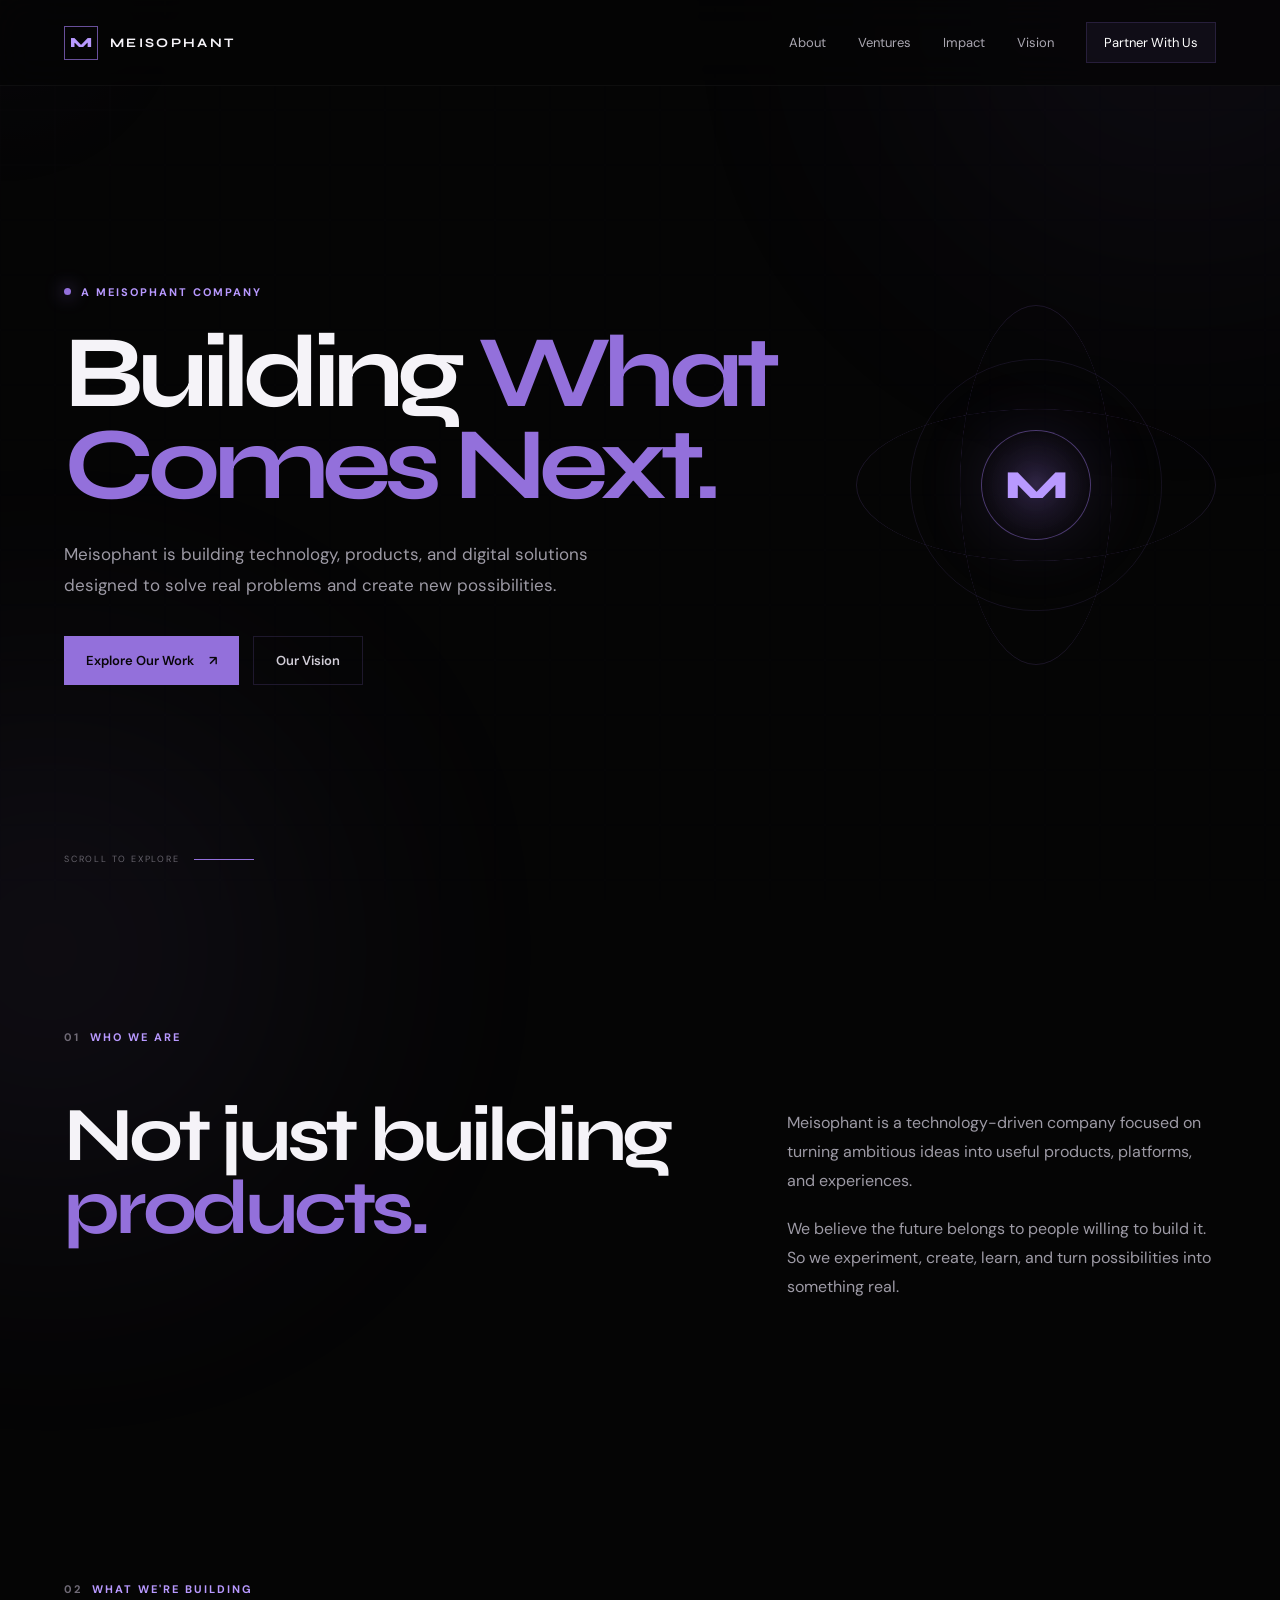
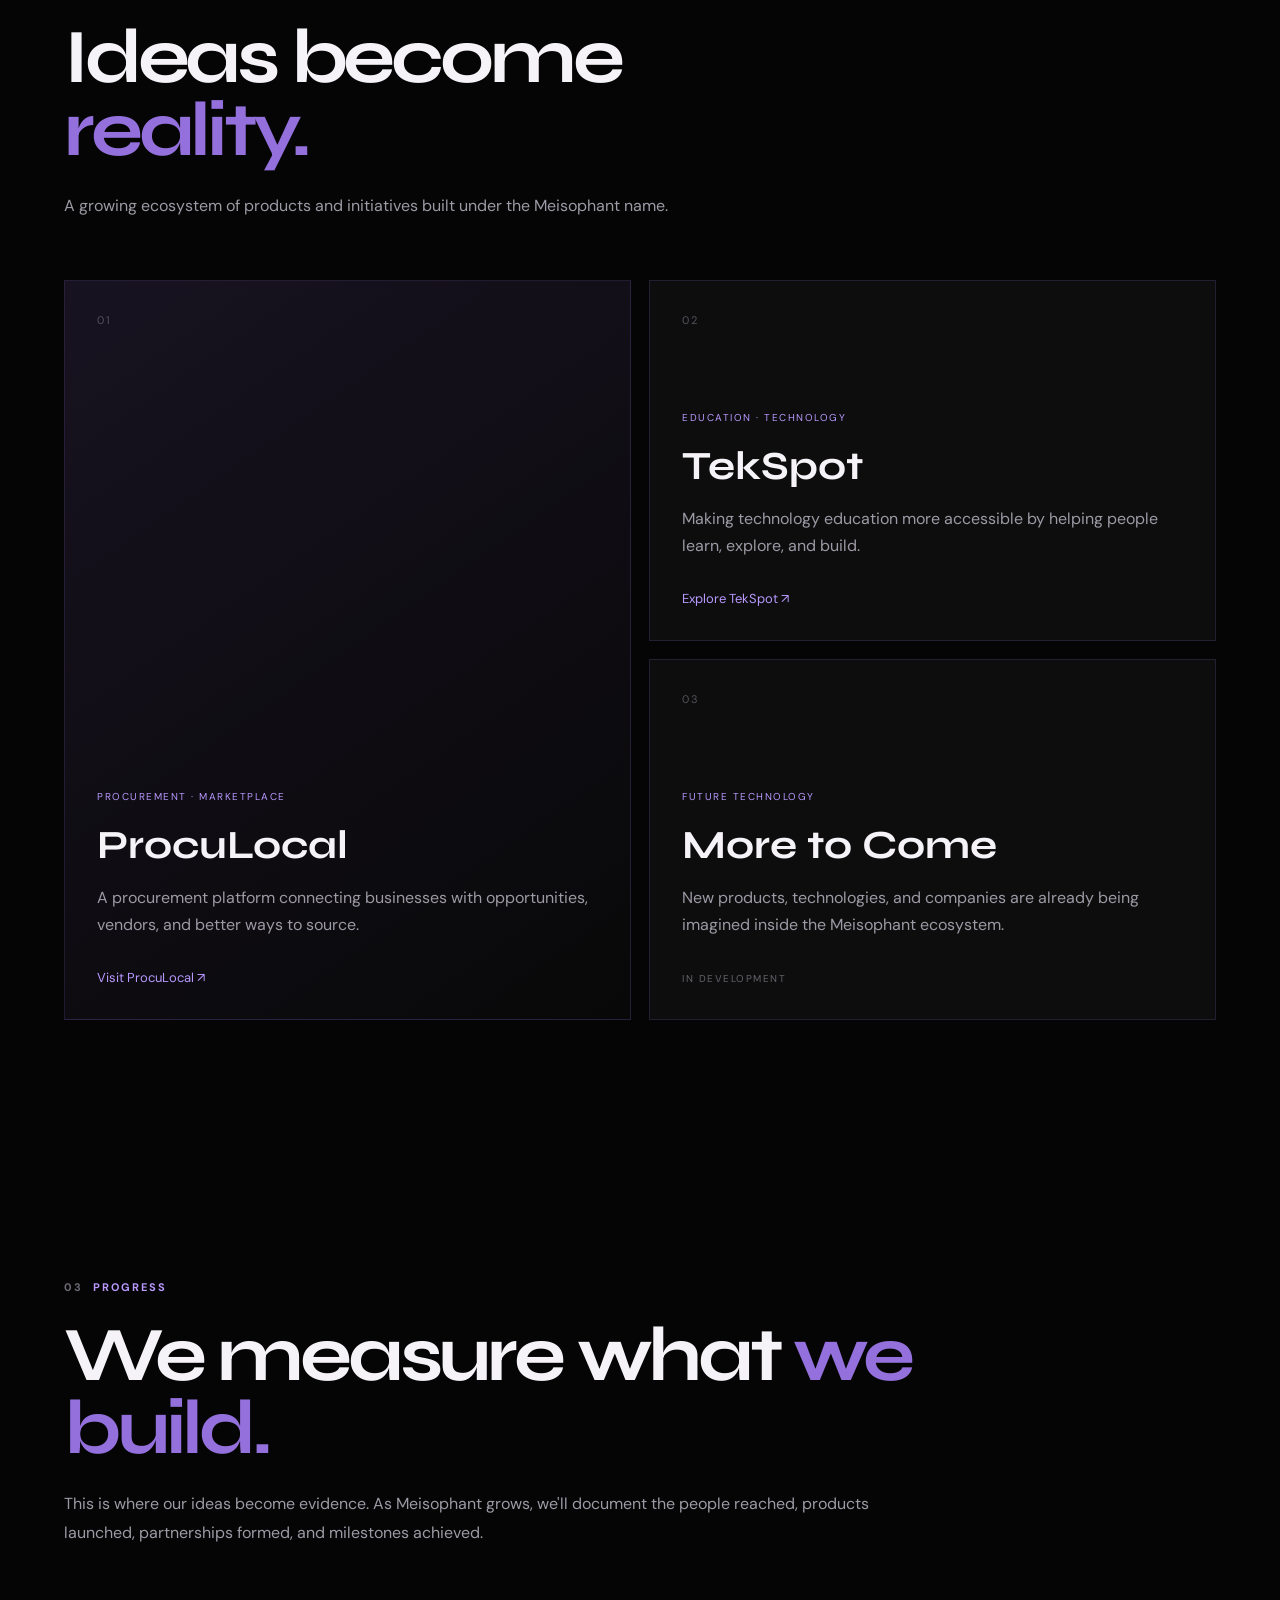
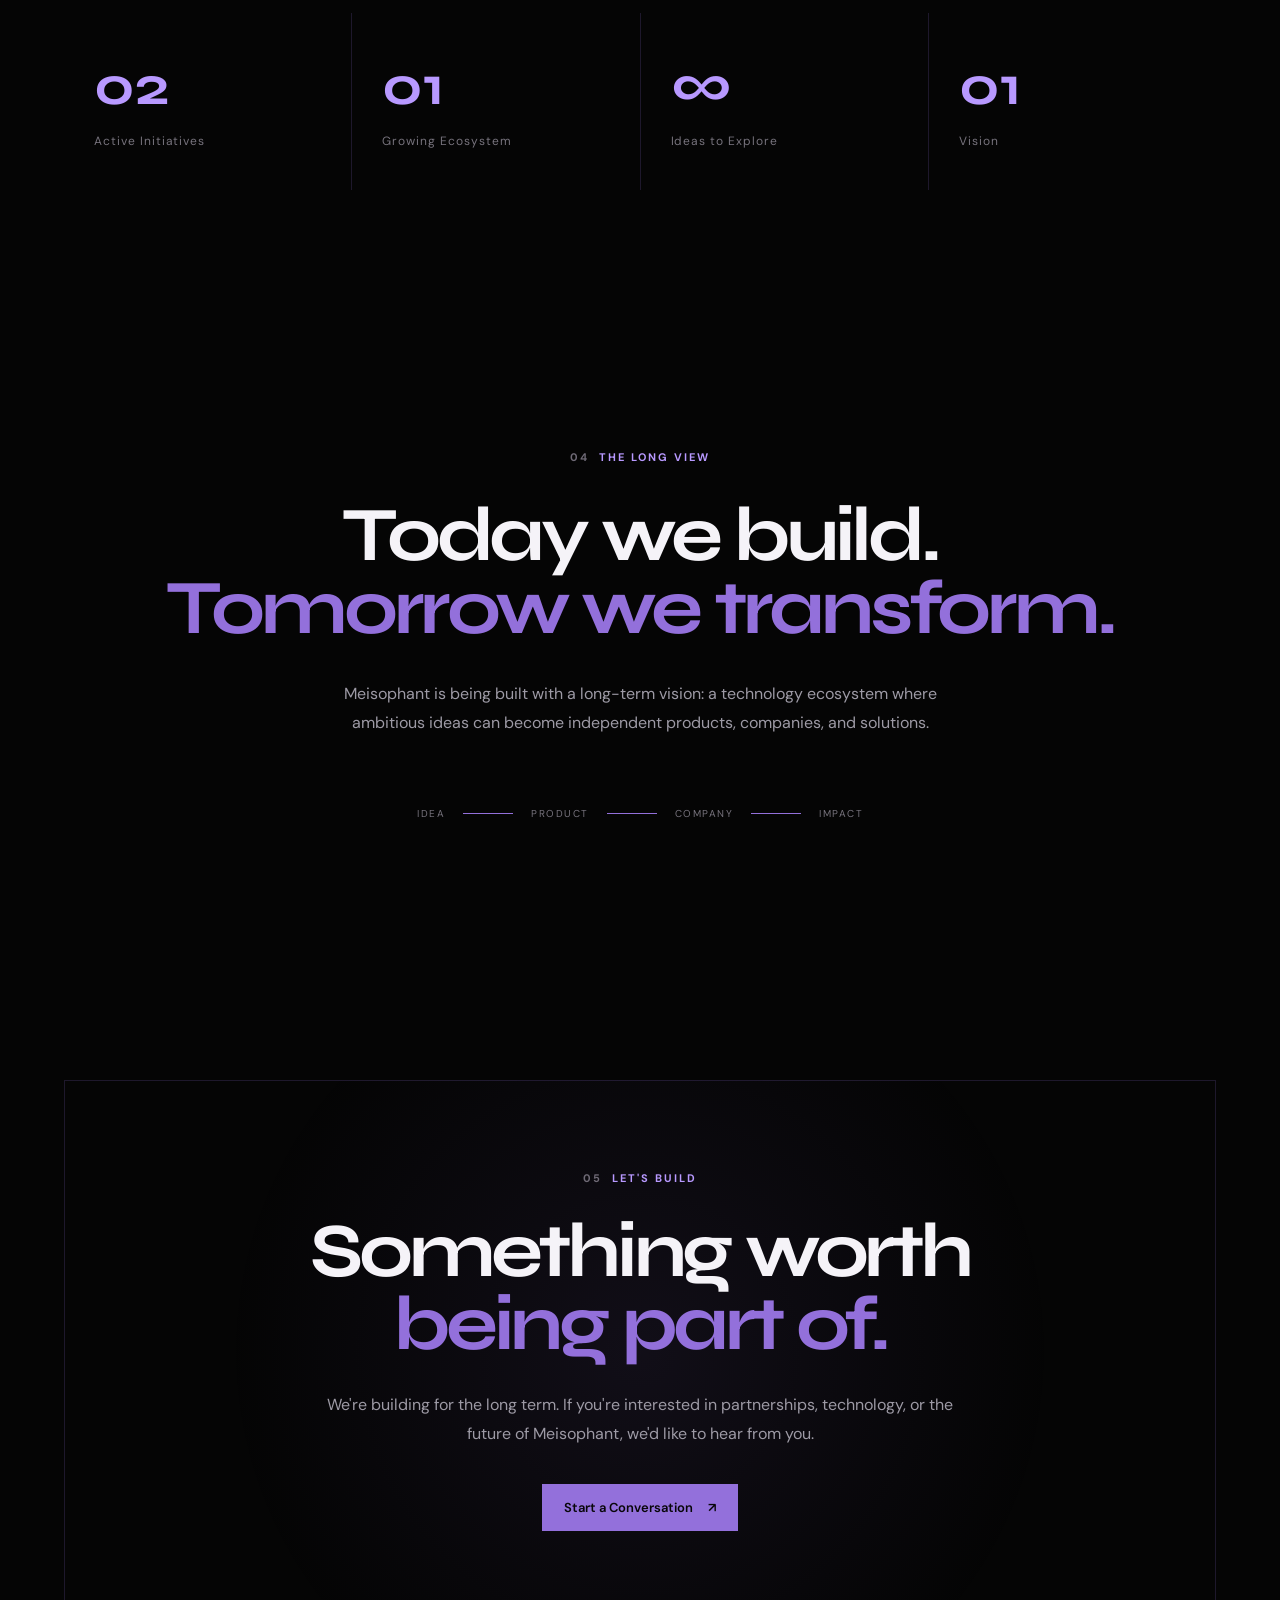
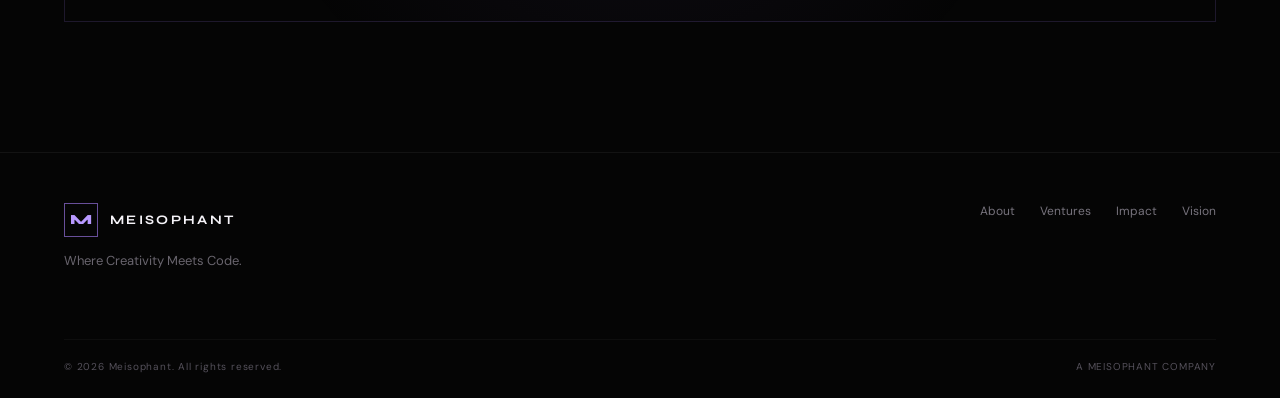
<file: index.html>
<!DOCTYPE html>
<html lang="en">
<head>
  <meta charset="UTF-8">
  <meta name="viewport" content="width=device-width, initial-scale=1.0">

  <title>Meisophant | Building What Comes Next</title>

  <meta
    name="description"
    content="Meisophant is building technology, products, and digital solutions designed to solve real problems and create new possibilities."
  >

  <meta name="theme-color" content="#000000">

  <link rel="icon" href="https://meisophant.name.ng/favicon.png">

  <link rel="preconnect" href="https://fonts.googleapis.com">
  <link rel="preconnect" href="https://fonts.gstatic.com" crossorigin>

  <link
    href="https://fonts.googleapis.com/css2?family=DM+Sans:wght@400;500;600;700&family=Syne:wght@400;500;600;700;800&display=swap"
    rel="stylesheet"
  >

  <link rel="stylesheet" href="style.css">
</head>

<body>

  <!-- =========================
       BACKGROUND
  ========================== -->

  <canvas id="gridCanvas"></canvas>

  <div class="ambient ambient-one"></div>
  <div class="ambient ambient-two"></div>


  <!-- =========================
       NAVIGATION
  ========================== -->

  <header class="site-header">

    <nav class="navbar">

      <a href="#" class="brand">
        <span class="brand-mark">M</span>
        <span class="brand-name">MEISOPHANT</span>
      </a>

      <button
  class="menu-toggle"
  id="menuToggle"
  type="button"
  aria-label="Open navigation"
  aria-expanded="false"
>
  <span></span>
  <span></span>
</button>

      <div class="nav-links" id="navLinks">
        <a href="./about/">About</a>
        <a href="./ventures/">Ventures</a>
        <a href="./impact/">Impact</a>
        <a href="./vision/">Vision</a>
        <a href="./contact/" class="nav-cta">Partner With Us</a>
      </div>

    </nav>

  </header>


  <main>

    <!-- =========================
         HERO
    ========================== -->

    <section class="hero">

      <div class="hero-content">

        <div class="eyebrow">
          <span class="eyebrow-dot"></span>
          A MEISOPHANT COMPANY
        </div>

        <h1>
          Building
          <span>What Comes Next.</span>
        </h1>

        <p class="hero-description">
          Meisophant is building technology, products, and digital solutions
          designed to solve real problems and create new possibilities.
        </p>

        <div class="hero-actions">
          <a href="#ventures" class="btn btn-primary">
            Explore Our Work
            <span>↗</span>
          </a>

          <a href="#vision" class="btn btn-ghost">
            Our Vision
          </a>
        </div>

      </div>


      <div class="hero-orbit">

        <div class="orbit-ring ring-one"></div>
        <div class="orbit-ring ring-two"></div>
        <div class="orbit-ring ring-three"></div>

        <div class="orbit-core">
          <span>M</span>
        </div>

      </div>


      <div class="hero-scroll">
        <span>SCROLL TO EXPLORE</span>
        <div class="scroll-line"></div>
      </div>

    </section>


    <!-- =========================
         INTRO
    ========================== -->

    <section class="section intro" id="about">

      <div class="section-label">
        <span>01</span>
        WHO WE ARE
      </div>

      <div class="intro-grid">

        <h2>
          Not just building
          <span>products.</span>
        </h2>

        <div class="intro-copy">

          <p>
            Meisophant is a technology-driven company focused on turning
            ambitious ideas into useful products, platforms, and experiences.
          </p>

          <p>
            We believe the future belongs to people willing to build it.
            So we experiment, create, learn, and turn possibilities into
            something real.
          </p>

        </div>

      </div>

    </section>


    <!-- =========================
         VENTURES
    ========================== -->

    <section class="section ventures" id="ventures">

      <div class="section-heading">

        <div class="section-label">
          <span>02</span>
          WHAT WE'RE BUILDING
        </div>

        <h2>
          Ideas become
          <span>reality.</span>
        </h2>

        <p>
          A growing ecosystem of products and initiatives built under
          the Meisophant name.
        </p>

      </div>


      <div class="venture-grid">

        <article class="venture-card featured">

          <div class="card-number">01</div>

          <div class="card-content">

            <div class="card-tag">PROCUREMENT · MARKETPLACE</div>

            <h3>ProcuLocal</h3>

            <p>
              A procurement platform connecting businesses with
              opportunities, vendors, and better ways to source.
            </p>

            <a href="https://proculocal.name.ng/" target="_blank" rel="noopener">
              Visit ProcuLocal <span>↗</span>
            </a>

          </div>

        </article>


        <article class="venture-card">

          <div class="card-number">02</div>

          <div class="card-content">

            <div class="card-tag">EDUCATION · TECHNOLOGY</div>

            <h3>TekSpot</h3>

            <p>
              Making technology education more accessible by helping
              people learn, explore, and build.
            </p>

            <a href="https://tekspot.meisophant.name.ng/" target="_blank" rel="noopener">
              Explore TekSpot <span>↗</span>
            </a>

          </div>

        </article>


        <article class="venture-card coming-soon">

          <div class="card-number">03</div>

          <div class="card-content">

            <div class="card-tag">FUTURE TECHNOLOGY</div>

            <h3>More to Come</h3>

            <p>
              New products, technologies, and companies are already
              being imagined inside the Meisophant ecosystem.
            </p>

            <span class="coming-label">
              IN DEVELOPMENT
            </span>

          </div>

        </article>

      </div>

    </section>


    <!-- =========================
         IMPACT
    ========================== -->

    <section class="section impact" id="impact">

      <div class="impact-header">

        <div class="section-label">
          <span>03</span>
          PROGRESS
        </div>

        <h2>
          We measure what
          <span>we build.</span>
        </h2>

        <p>
          This is where our ideas become evidence. As Meisophant grows,
          we'll document the people reached, products launched,
          partnerships formed, and milestones achieved.
        </p>

      </div>


      <div class="stats-grid">

        <div class="stat-card">
          <strong>02</strong>
          <span>Active Initiatives</span>
        </div>

        <div class="stat-card">
          <strong>01</strong>
          <span>Growing Ecosystem</span>
        </div>

        <div class="stat-card">
          <strong>∞</strong>
          <span>Ideas to Explore</span>
        </div>

        <div class="stat-card">
          <strong>01</strong>
          <span>Vision</span>
        </div>

      </div>

    </section>


    <!-- =========================
         VISION
    ========================== -->

    <section class="section vision" id="vision">

      <div class="vision-content">

        <div class="section-label">
          <span>04</span>
          THE LONG VIEW
        </div>

        <h2>
          Today we build.
          <br>
          <span>Tomorrow we transform.</span>
        </h2>

        <p>
          Meisophant is being built with a long-term vision:
          a technology ecosystem where ambitious ideas can become
          independent products, companies, and solutions.
        </p>

        <div class="vision-line">
          <span>IDEA</span>
          <i></i>
          <span>PRODUCT</span>
          <i></i>
          <span>COMPANY</span>
          <i></i>
          <span>IMPACT</span>
        </div>

      </div>

    </section>


    <!-- =========================
         CTA
    ========================== -->

    <section class="section contact" id="contact">

      <div class="contact-box">

        <div class="section-label">
          <span>05</span>
          LET'S BUILD
        </div>

        <h2>
          Something worth
          <span>being part of.</span>
        </h2>

        <p>
          We're building for the long term. If you're interested in
          partnerships, technology, or the future of Meisophant,
          we'd like to hear from you.
        </p>

        <a
          href="mailto:info@meisophant.name.ng"
          class="btn btn-primary"
        >
          Start a Conversation
          <span>↗</span>
        </a>

      </div>

    </section>

  </main>


  <!-- =========================
       FOOTER
  ========================== -->

  <footer class="footer">

    <div class="footer-top">

      <div class="footer-brand">

        <a href="#" class="brand">
          <span class="brand-mark">M</span>
          <span class="brand-name">MEISOPHANT</span>
        </a>

        <p>
          Where Creativity Meets Code.
        </p>

      </div>

      <div class="footer-links">

        <a href="./about/">About</a>
        <a href="./ventures/">Ventures</a>
        <a href="./impact/">Impact</a>
        <a href="./vision/">Vision</a>

      </div>

    </div>

    <div class="footer-bottom">

      <span>
        © 2026 Meisophant. All rights reserved.
      </span>

      <span>
        A MEISOPHANT COMPANY
      </span>

    </div>

  </footer>


  <script src="script.js"></script>

</body>
</html>
</file>
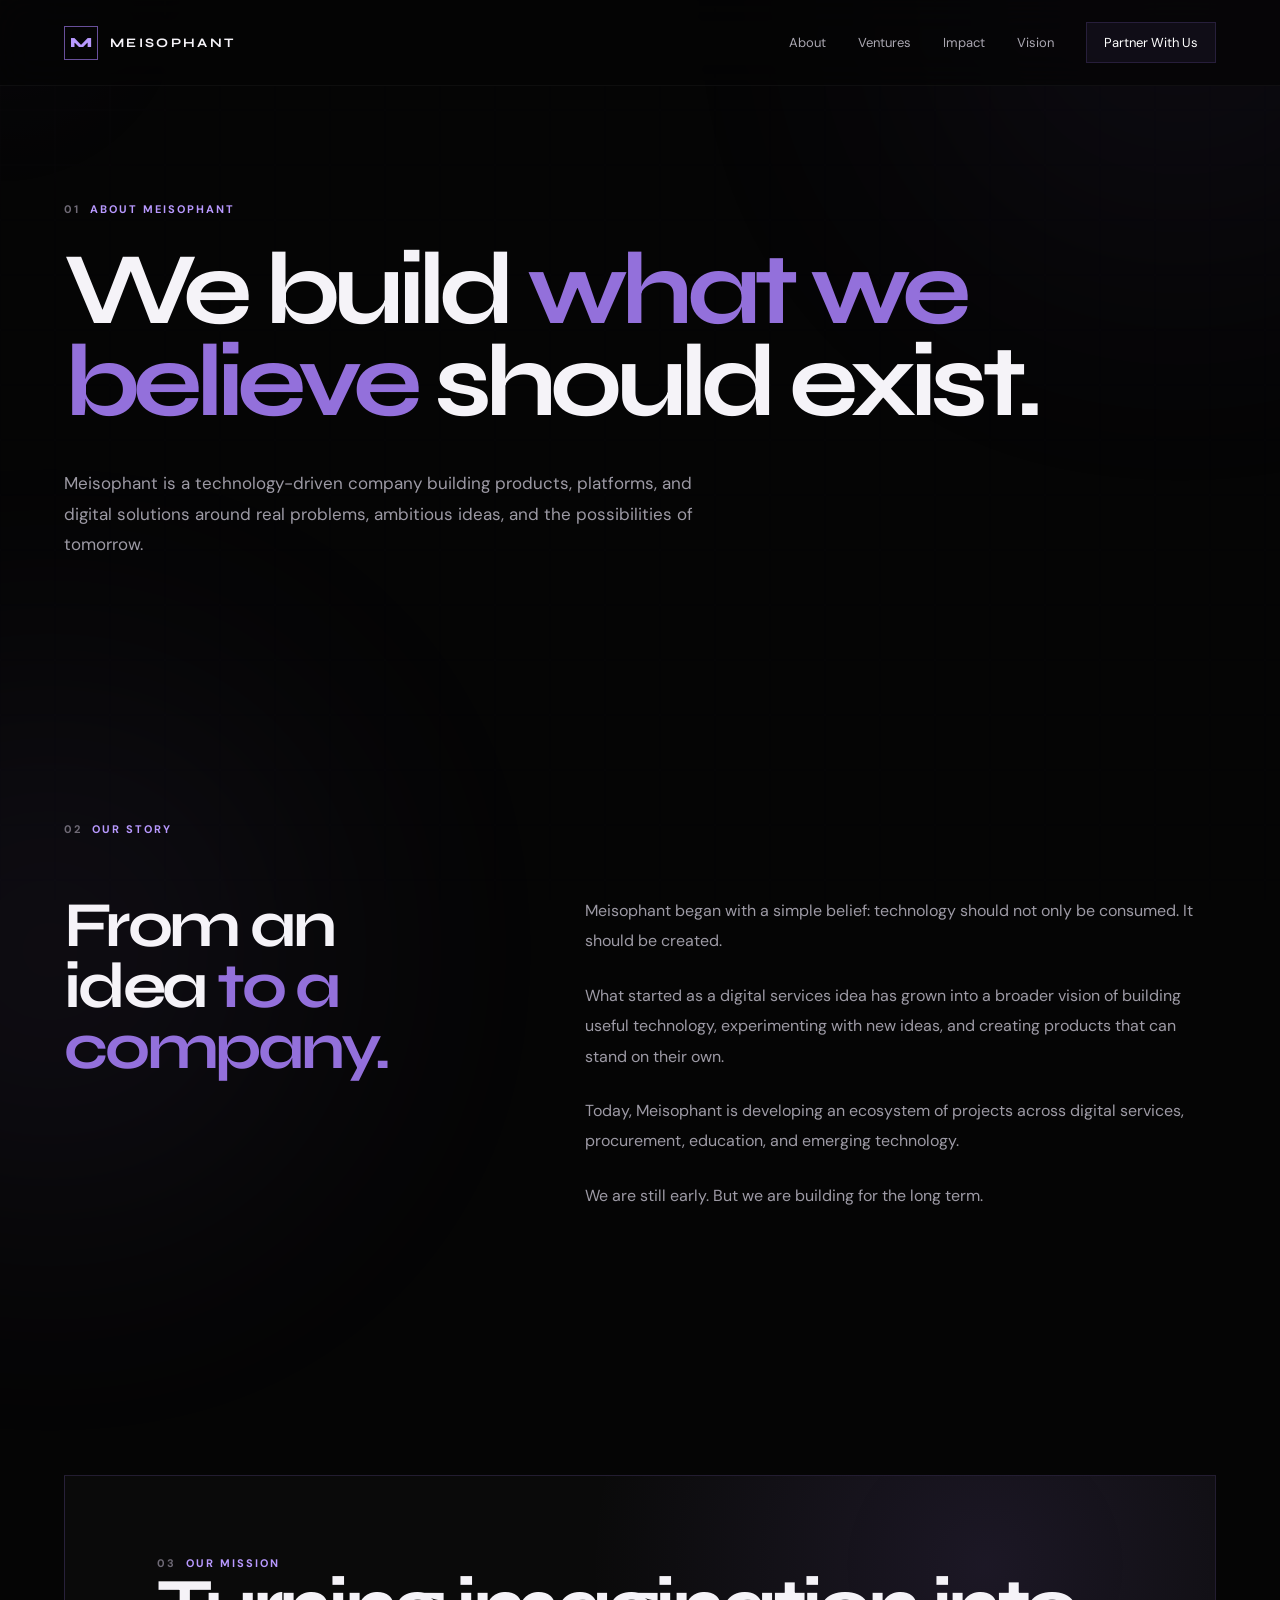
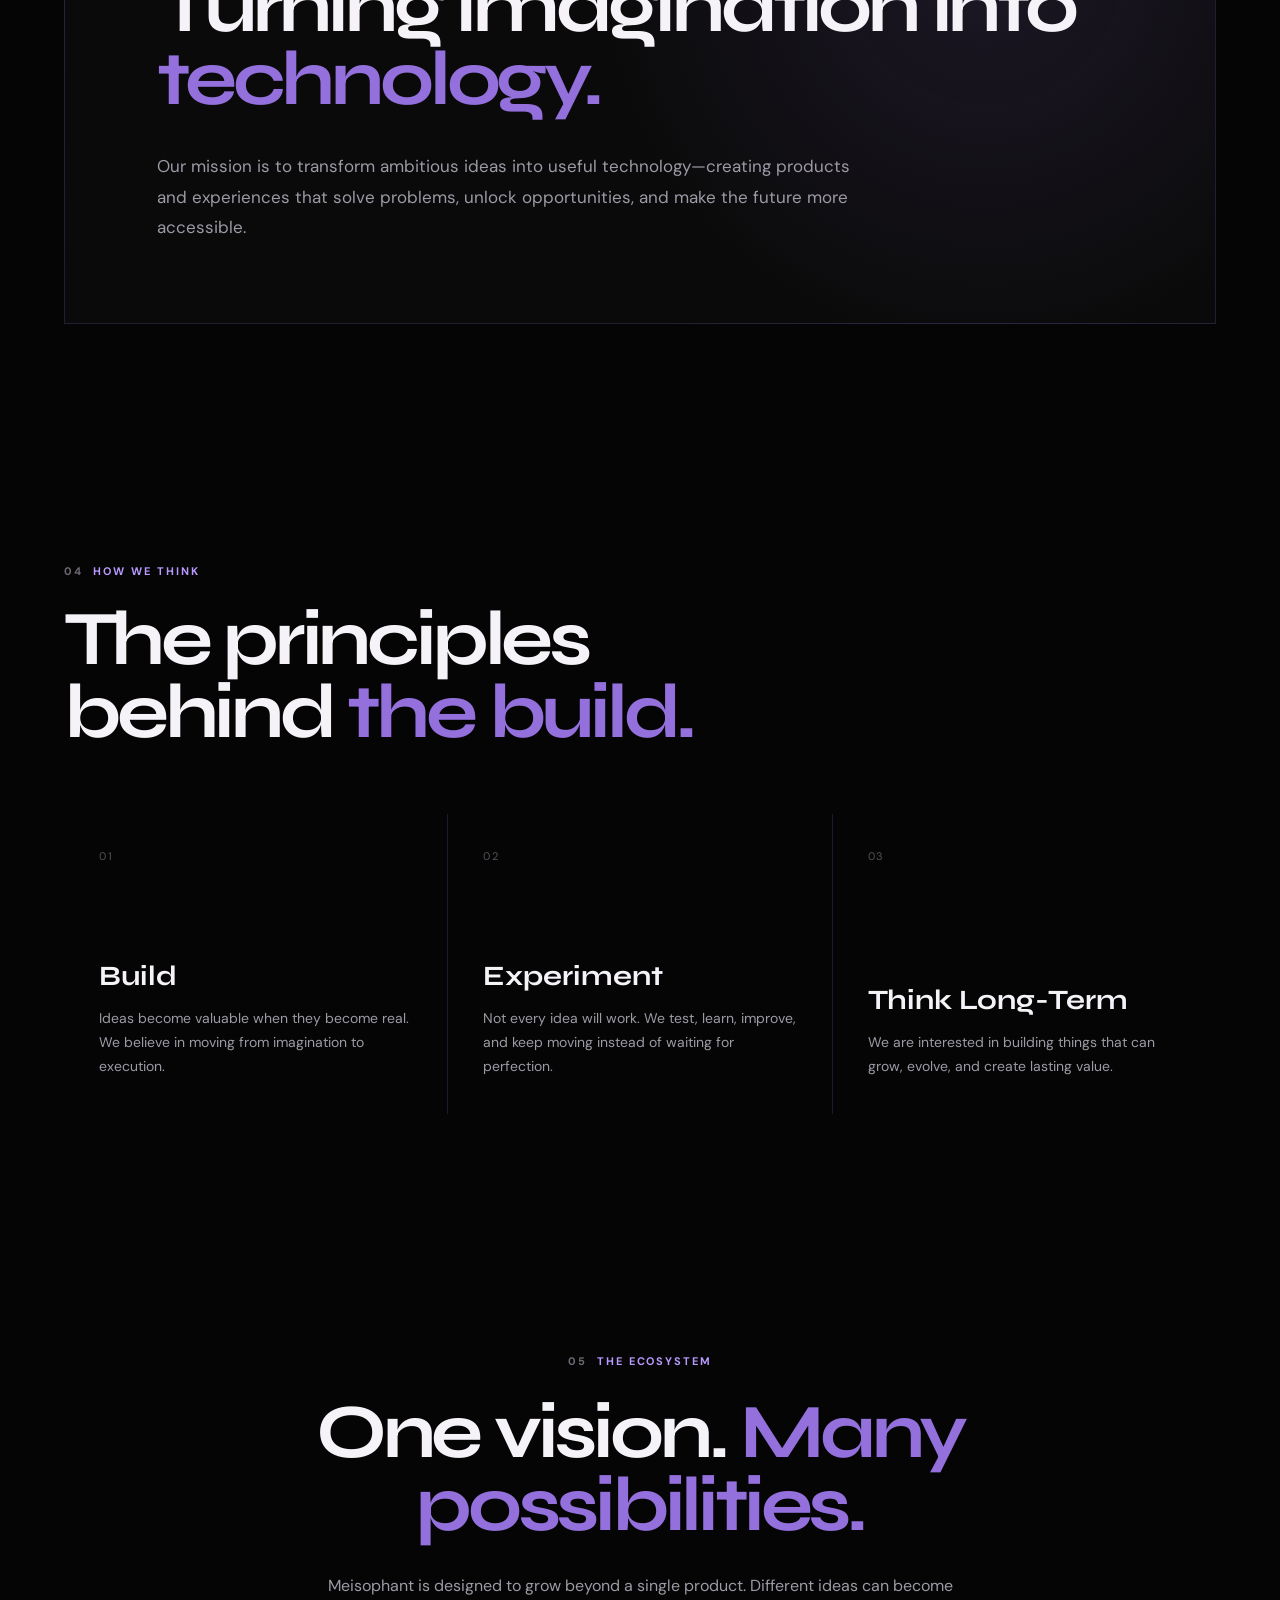
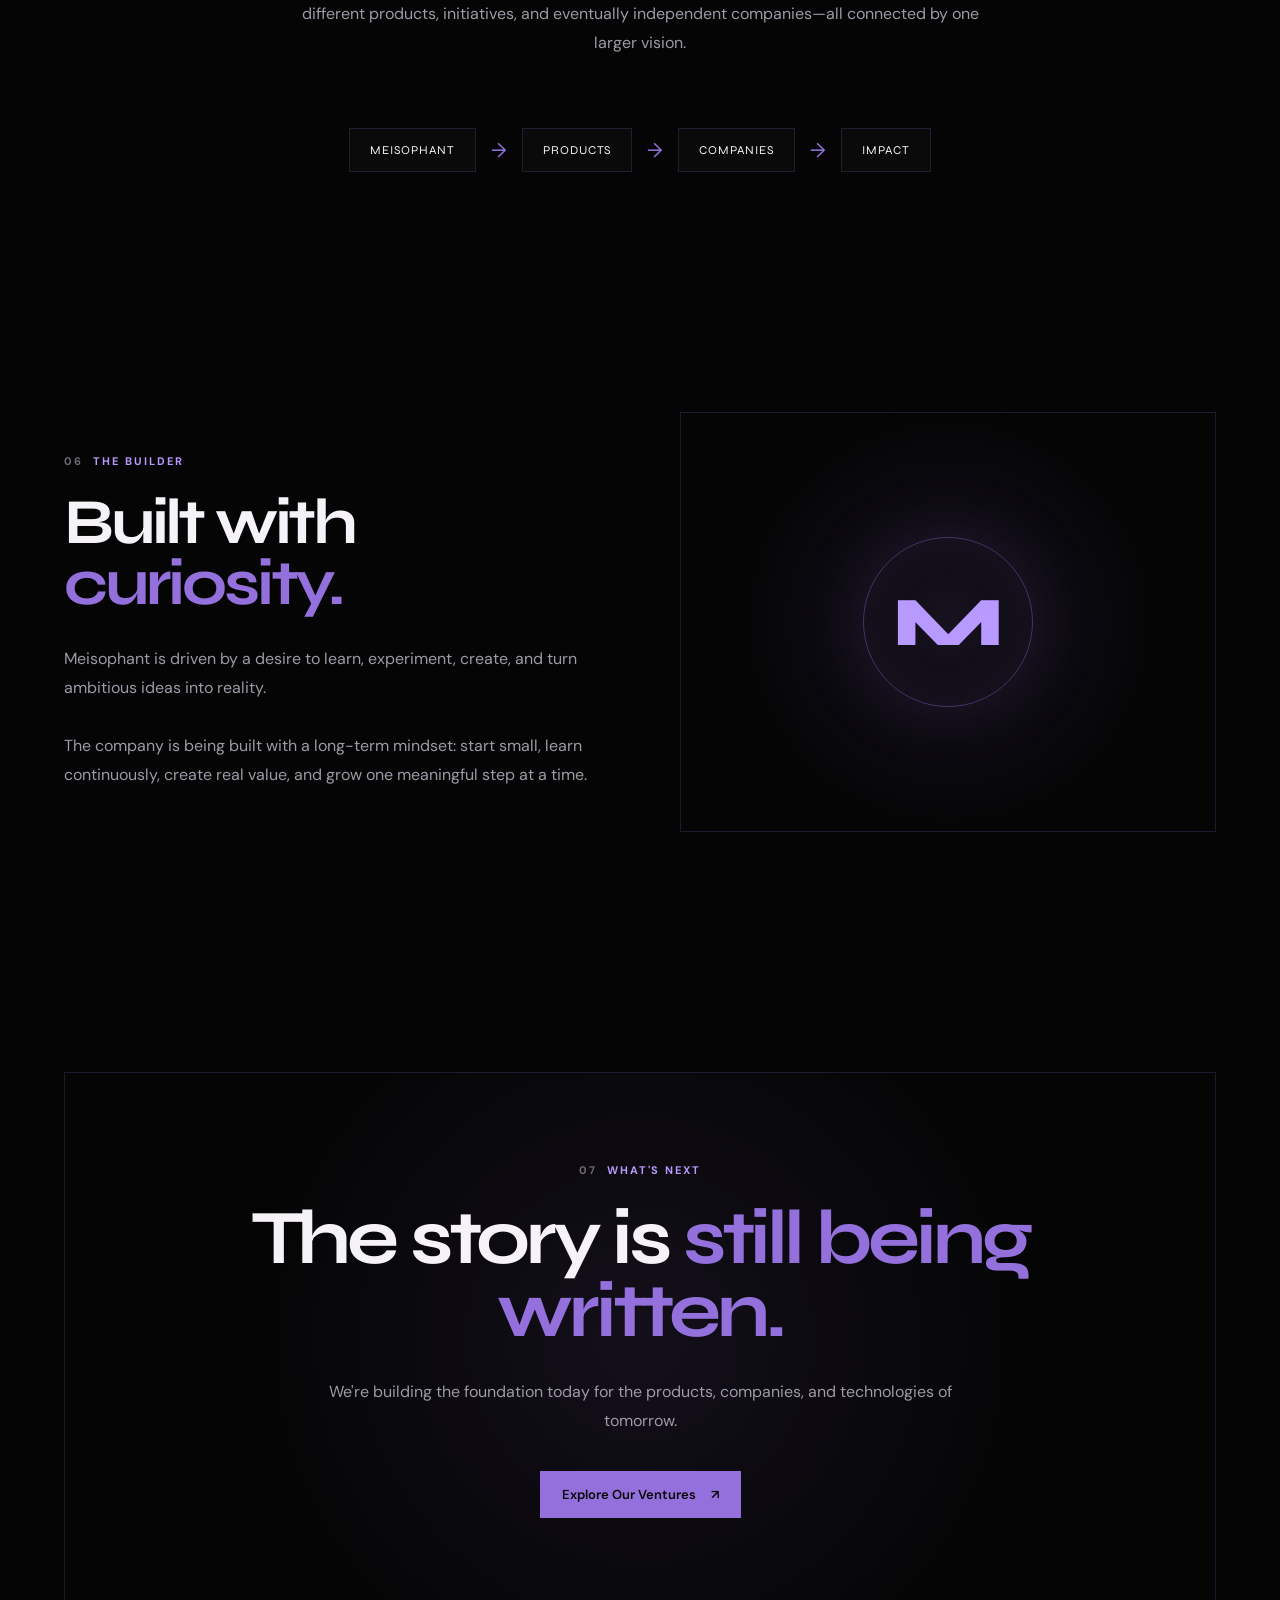
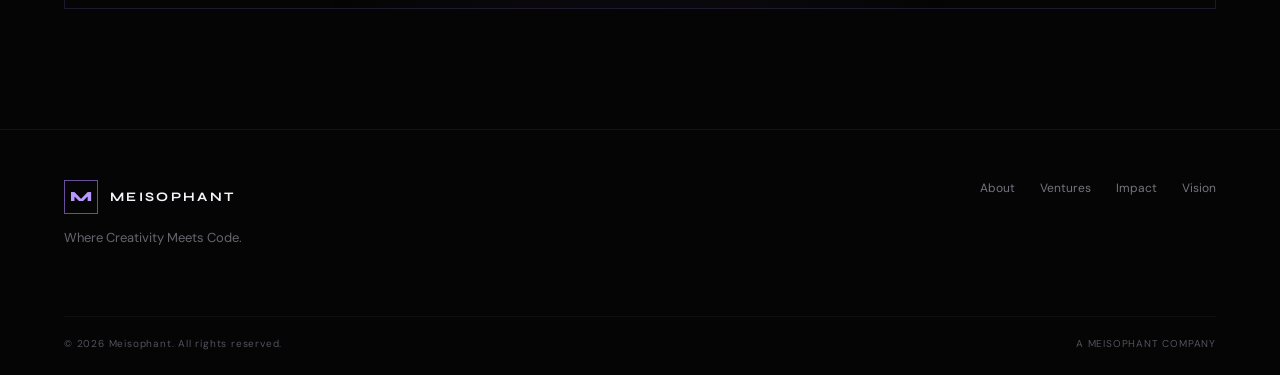
<file: about/index.html>
<!DOCTYPE html>
<html lang="en">
<head>
  <meta charset="UTF-8">
  <meta name="viewport" content="width=device-width, initial-scale=1.0">

  <title>About | Meisophant</title>

  <meta
    name="description"
    content="Learn about Meisophant, a technology-driven company building products, platforms, and digital solutions for the future."
  >

  <meta name="theme-color" content="#050505">

  <link rel="icon" href="https://meisophant.name.ng/favicon.png">

  <link rel="preconnect" href="https://fonts.googleapis.com">
  <link rel="preconnect" href="https://fonts.gstatic.com" crossorigin>

  <link
    href="https://fonts.googleapis.com/css2?family=DM+Sans:wght@400;500;600;700&family=Syne:wght@400;500;600;700;800&display=swap"
    rel="stylesheet"
  >

  <link rel="stylesheet" href="../style.css">

  <style>

    /* =========================
       ABOUT PAGE
    ========================== */

    .about-hero {
      min-height: 78vh;
      max-width: 1400px;
      margin: auto;
      padding: 160px 5% 100px;

      display: flex;
      flex-direction: column;
      justify-content: center;
    }

    .about-hero h1 {
      max-width: 1050px;
      margin-top: 28px;

      font-family: var(--font-display);
      font-size: clamp(4rem, 8vw, 8rem);
      line-height: 0.9;
      letter-spacing: -0.065em;
    }

    .about-hero h1 span {
      color: var(--purple);
    }

    .about-intro {
      max-width: 650px;
      margin-top: 40px;

      color: var(--muted);
      font-size: 17px;
      line-height: 1.8;
    }


    /* =========================
       STORY
    ========================== */

    .about-story {
      max-width: 1400px;
      margin: auto;
      padding: 120px 5%;
    }

    .about-story-grid {
      display: grid;
      grid-template-columns: 0.8fr 1.2fr;
      gap: 100px;
      margin-top: 60px;
    }

    .about-story-title {
      font-family: var(--font-display);
      font-size: clamp(2.8rem, 5vw, 5rem);
      line-height: 0.95;
      letter-spacing: -0.05em;
    }

    .about-story-title span {
      color: var(--purple);
    }

    .about-story-content p {
      color: var(--muted);
      font-size: 16px;
      line-height: 1.9;
      margin-bottom: 24px;
    }


    /* =========================
       MISSION
    ========================== */

    .mission-section {
      max-width: 1400px;
      margin: auto;
      padding: 120px 5%;
    }

    .mission-box {
      padding: 80px 8%;

      border: 1px solid var(--border);

      background:
        radial-gradient(
          circle at 80% 20%,
          rgba(147,112,219,0.13),
          transparent 40%
        ),
        rgba(255,255,255,0.025);
    }

    .mission-box h2 {
      max-width: 1000px;

      font-family: var(--font-display);
      font-size: clamp(3rem, 6vw, 6rem);
      line-height: 0.95;
      letter-spacing: -0.055em;
    }

    .mission-box h2 span {
      color: var(--purple);
    }

    .mission-box p {
      max-width: 720px;
      margin-top: 35px;

      color: var(--muted);
      font-size: 17px;
      line-height: 1.8;
    }


    /* =========================
       PRINCIPLES
    ========================== */

    .principles-section {
      max-width: 1400px;
      margin: auto;
      padding: 120px 5%;
    }

    .principles-heading {
      max-width: 750px;
    }

    .principles-heading h2 {
      margin-top: 25px;

      font-family: var(--font-display);
      font-size: clamp(3rem, 6vw, 6rem);
      line-height: 0.95;
      letter-spacing: -0.055em;
    }

    .principles-heading h2 span {
      color: var(--purple);
    }

    .principles-grid {
      display: grid;
      grid-template-columns: repeat(3, 1fr);
      gap: 1px;

      margin-top: 65px;

      background: var(--border);
    }

    .principle-card {
      min-height: 300px;
      padding: 35px;

      background: var(--black);

      display: flex;
      flex-direction: column;
      justify-content: space-between;

      transition: 0.4s ease;
    }

    .principle-card:hover {
      background: rgba(147,112,219,0.045);
    }

    .principle-number {
      color: #55515b;
      font-size: 11px;
      letter-spacing: 0.15em;
    }

    .principle-card h3 {
      font-family: var(--font-display);
      font-size: 28px;
      margin-bottom: 14px;
    }

    .principle-card p {
      color: var(--muted);
      line-height: 1.7;
      font-size: 14px;
    }


    /* =========================
       ECOSYSTEM
    ========================== */

    .ecosystem-section {
      max-width: 1400px;
      margin: auto;
      padding: 120px 5%;
      text-align: center;
    }

    .ecosystem-content {
      max-width: 900px;
      margin: auto;
    }

    .ecosystem-content .section-label {
      justify-content: center;
    }

    .ecosystem-content h2 {
      margin-top: 28px;

      font-family: var(--font-display);
      font-size: clamp(3rem, 6vw, 6rem);
      line-height: 0.95;
      letter-spacing: -0.055em;
    }

    .ecosystem-content h2 span {
      color: var(--purple);
    }

    .ecosystem-content > p {
      max-width: 680px;
      margin: 30px auto 0;

      color: var(--muted);
      line-height: 1.8;
    }

    .ecosystem-flow {
      margin-top: 70px;

      display: flex;
      align-items: center;
      justify-content: center;
      gap: 15px;
      flex-wrap: wrap;
    }

    .ecosystem-node {
      padding: 14px 20px;

      border: 1px solid var(--border);
      background: rgba(255,255,255,0.025);

      font-family: var(--font-display);
      font-size: 12px;
      letter-spacing: 0.08em;
    }

    .ecosystem-arrow {
      color: var(--purple);
      font-size: 20px;
    }


    /* =========================
       FOUNDER / HUMAN ELEMENT
    ========================== */

    .founder-section {
      max-width: 1400px;
      margin: auto;
      padding: 120px 5%;
    }

    .founder-grid {
      display: grid;
      grid-template-columns: 1fr 1fr;
      gap: 80px;
      align-items: center;
    }

    .founder-content h2 {
      margin-top: 25px;

      font-family: var(--font-display);
      font-size: clamp(3rem, 5vw, 5rem);
      line-height: 0.95;
      letter-spacing: -0.05em;
    }

    .founder-content h2 span {
      color: var(--purple);
    }

    .founder-content p {
      max-width: 600px;
      margin-top: 30px;

      color: var(--muted);
      line-height: 1.8;
    }

    .founder-card {
      min-height: 420px;

      display: flex;
      align-items: center;
      justify-content: center;

      border: 1px solid var(--border);

      background:
        radial-gradient(
          circle,
          rgba(147,112,219,0.12),
          transparent 65%
        );
    }

    .founder-symbol {
      width: 170px;
      height: 170px;

      display: grid;
      place-items: center;

      border-radius: 50%;
      border: 1px solid rgba(147,112,219,0.4);

      box-shadow:
        0 0 80px rgba(147,112,219,0.12),
        inset 0 0 50px rgba(147,112,219,0.08);

      font-family: var(--font-display);
      font-size: 70px;
      font-weight: 800;
      color: var(--purple-light);
    }


    /* =========================
       ABOUT CTA
    ========================== */

    .about-cta {
      max-width: 1400px;
      margin: auto;
      padding: 120px 5%;
    }

    .about-cta-box {
      padding: 90px 8%;
      text-align: center;

      border: 1px solid var(--border);

      background:
        radial-gradient(
          circle at center,
          rgba(147,112,219,0.1),
          transparent 65%
        );
    }

    .about-cta-box h2 {
      max-width: 850px;
      margin: 25px auto 30px;

      font-family: var(--font-display);
      font-size: clamp(3rem, 6vw, 6rem);
      line-height: 0.95;
      letter-spacing: -0.055em;
    }

    .about-cta-box h2 span {
      color: var(--purple);
    }

    .about-cta-box p {
      max-width: 650px;
      margin: 0 auto 35px;

      color: var(--muted);
      line-height: 1.8;
    }

    .about-cta-box .section-label {
      justify-content: center;
    }


    /* =========================
       MOBILE
    ========================== */

    @media (max-width: 900px) {

      .about-story-grid,
      .founder-grid {
        grid-template-columns: 1fr;
        gap: 45px;
      }

      .principles-grid {
        grid-template-columns: 1fr;
      }

      .founder-card {
        min-height: 320px;
      }

    }


    @media (max-width: 600px) {

      .about-hero {
        min-height: 75vh;
        padding-top: 140px;
      }

      .about-hero h1 {
        font-size: 4rem;
      }

      .about-story,
      .mission-section,
      .principles-section,
      .ecosystem-section,
      .founder-section,
      .about-cta {
        padding-top: 90px;
        padding-bottom: 90px;
      }

      .mission-box,
      .about-cta-box {
        padding: 60px 25px;
      }

      .ecosystem-flow {
        gap: 10px;
      }

      .ecosystem-arrow {
        display: none;
      }

    }

  </style>
</head>

<body>

  <!-- =========================
       BACKGROUND
  ========================== -->

  <canvas id="gridCanvas"></canvas>

  <div class="ambient ambient-one"></div>
  <div class="ambient ambient-two"></div>


  <!-- =========================
       NAVIGATION
  ========================== -->

  <header class="site-header">

    <nav class="navbar">

      <a href="../" class="brand">
        <span class="brand-mark">M</span>
        <span class="brand-name">MEISOPHANT</span>
      </a>

      <button
        class="menu-toggle"
        id="menuToggle"
        type="button"
        aria-label="Open navigation"
      >
        <span></span>
        <span></span>
      </button>

      <div class="nav-links" id="navLinks">

        <a href="./">About</a>
        <a href="../ventures/">Ventures</a>
        <a href="../impact/">Impact</a>
        <a href="../vision/">Vision</a>

        <a href="../contact/" class="nav-cta">
          Partner With Us
        </a>

      </div>

    </nav>

  </header>


  <main>

    <!-- =========================
         ABOUT HERO
    ========================== -->

    <section class="about-hero">

      <div class="section-label">
        <span>01</span>
        ABOUT MEISOPHANT
      </div>

      <h1>
        We build
        <span>what we believe</span>
        should exist.
      </h1>

      <p class="about-intro">
        Meisophant is a technology-driven company building products,
        platforms, and digital solutions around real problems,
        ambitious ideas, and the possibilities of tomorrow.
      </p>

    </section>


    <!-- =========================
         OUR STORY
    ========================== -->

    <section class="about-story">

      <div class="section-label">
        <span>02</span>
        OUR STORY
      </div>

      <div class="about-story-grid">

        <h2 class="about-story-title">
          From an idea
          <span>to a company.</span>
        </h2>

        <div class="about-story-content">

          <p>
            Meisophant began with a simple belief: technology should not
            only be consumed. It should be created.
          </p>

          <p>
            What started as a digital services idea has grown into a
            broader vision of building useful technology, experimenting
            with new ideas, and creating products that can stand on
            their own.
          </p>

          <p>
            Today, Meisophant is developing an ecosystem of projects
            across digital services, procurement, education, and
            emerging technology.
          </p>

          <p>
            We are still early. But we are building for the long term.
          </p>

        </div>

      </div>

    </section>


    <!-- =========================
         MISSION
    ========================== -->

    <section class="mission-section">

      <div class="mission-box">

        <div class="section-label">
          <span>03</span>
          OUR MISSION
        </div>

        <h2>
          Turning imagination
          into <span>technology.</span>
        </h2>

        <p>
          Our mission is to transform ambitious ideas into useful
          technology—creating products and experiences that solve
          problems, unlock opportunities, and make the future more
          accessible.
        </p>

      </div>

    </section>


    <!-- =========================
         PRINCIPLES
    ========================== -->

    <section class="principles-section">

      <div class="principles-heading">

        <div class="section-label">
          <span>04</span>
          HOW WE THINK
        </div>

        <h2>
          The principles
          behind <span>the build.</span>
        </h2>

      </div>


      <div class="principles-grid">

        <article class="principle-card">

          <div class="principle-number">01</div>

          <div>
            <h3>Build</h3>

            <p>
              Ideas become valuable when they become real. We believe
              in moving from imagination to execution.
            </p>
          </div>

        </article>


        <article class="principle-card">

          <div class="principle-number">02</div>

          <div>
            <h3>Experiment</h3>

            <p>
              Not every idea will work. We test, learn, improve, and
              keep moving instead of waiting for perfection.
            </p>
          </div>

        </article>


        <article class="principle-card">

          <div class="principle-number">03</div>

          <div>
            <h3>Think Long-Term</h3>

            <p>
              We are interested in building things that can grow,
              evolve, and create lasting value.
            </p>
          </div>

        </article>

      </div>

    </section>


    <!-- =========================
         ECOSYSTEM
    ========================== -->

    <section class="ecosystem-section">

      <div class="ecosystem-content">

        <div class="section-label">
          <span>05</span>
          THE ECOSYSTEM
        </div>

        <h2>
          One vision.
          <span>Many possibilities.</span>
        </h2>

        <p>
          Meisophant is designed to grow beyond a single product.
          Different ideas can become different products, initiatives,
          and eventually independent companies—all connected by one
          larger vision.
        </p>

        <div class="ecosystem-flow">

          <div class="ecosystem-node">
            MEISOPHANT
          </div>

          <div class="ecosystem-arrow">→</div>

          <div class="ecosystem-node">
            PRODUCTS
          </div>

          <div class="ecosystem-arrow">→</div>

          <div class="ecosystem-node">
            COMPANIES
          </div>

          <div class="ecosystem-arrow">→</div>

          <div class="ecosystem-node">
            IMPACT
          </div>

        </div>

      </div>

    </section>


    <!-- =========================
         FOUNDER
    ========================== -->

    <section class="founder-section">

      <div class="founder-grid">

        <div class="founder-content">

          <div class="section-label">
            <span>06</span>
            THE BUILDER
          </div>

          <h2>
            Built with
            <span>curiosity.</span>
          </h2>

          <p>
            Meisophant is driven by a desire to learn, experiment,
            create, and turn ambitious ideas into reality.
          </p>

          <p>
            The company is being built with a long-term mindset:
            start small, learn continuously, create real value,
            and grow one meaningful step at a time.
          </p>

        </div>


        <div class="founder-card">

          <div class="founder-symbol">
            M
          </div>

        </div>

      </div>

    </section>


    <!-- =========================
         CTA
    ========================== -->

    <section class="about-cta">

      <div class="about-cta-box">

        <div class="section-label">
          <span>07</span>
          WHAT'S NEXT
        </div>

        <h2>
          The story is
          <span>still being written.</span>
        </h2>

        <p>
          We're building the foundation today for the products,
          companies, and technologies of tomorrow.
        </p>

        <a href="./ventures/" class="btn btn-primary">
          Explore Our Ventures
          <span>↗</span>
        </a>

      </div>

    </section>

  </main>


  <!-- =========================
       FOOTER
  ========================== -->

  <footer class="footer">

    <div class="footer-top">

      <div class="footer-brand">

        <a href="../" class="brand">

          <span class="brand-mark">M</span>
          <span class="brand-name">MEISOPHANT</span>

        </a>

        <p>
          Where Creativity Meets Code.
        </p>

      </div>


      <div class="footer-links">

        <a href="../about/">About</a>
        <a href="../ventures/">Ventures</a>
        <a href="../impact/">Impact</a>
        <a href="../vision/">Vision</a>

      </div>

    </div>


    <div class="footer-bottom">

      <span>
        © 2026 Meisophant. All rights reserved.
      </span>

      <span>
        A MEISOPHANT COMPANY
      </span>

    </div>

  </footer>


  <script src="../script.js"></script>

</body>
</html>
</file>
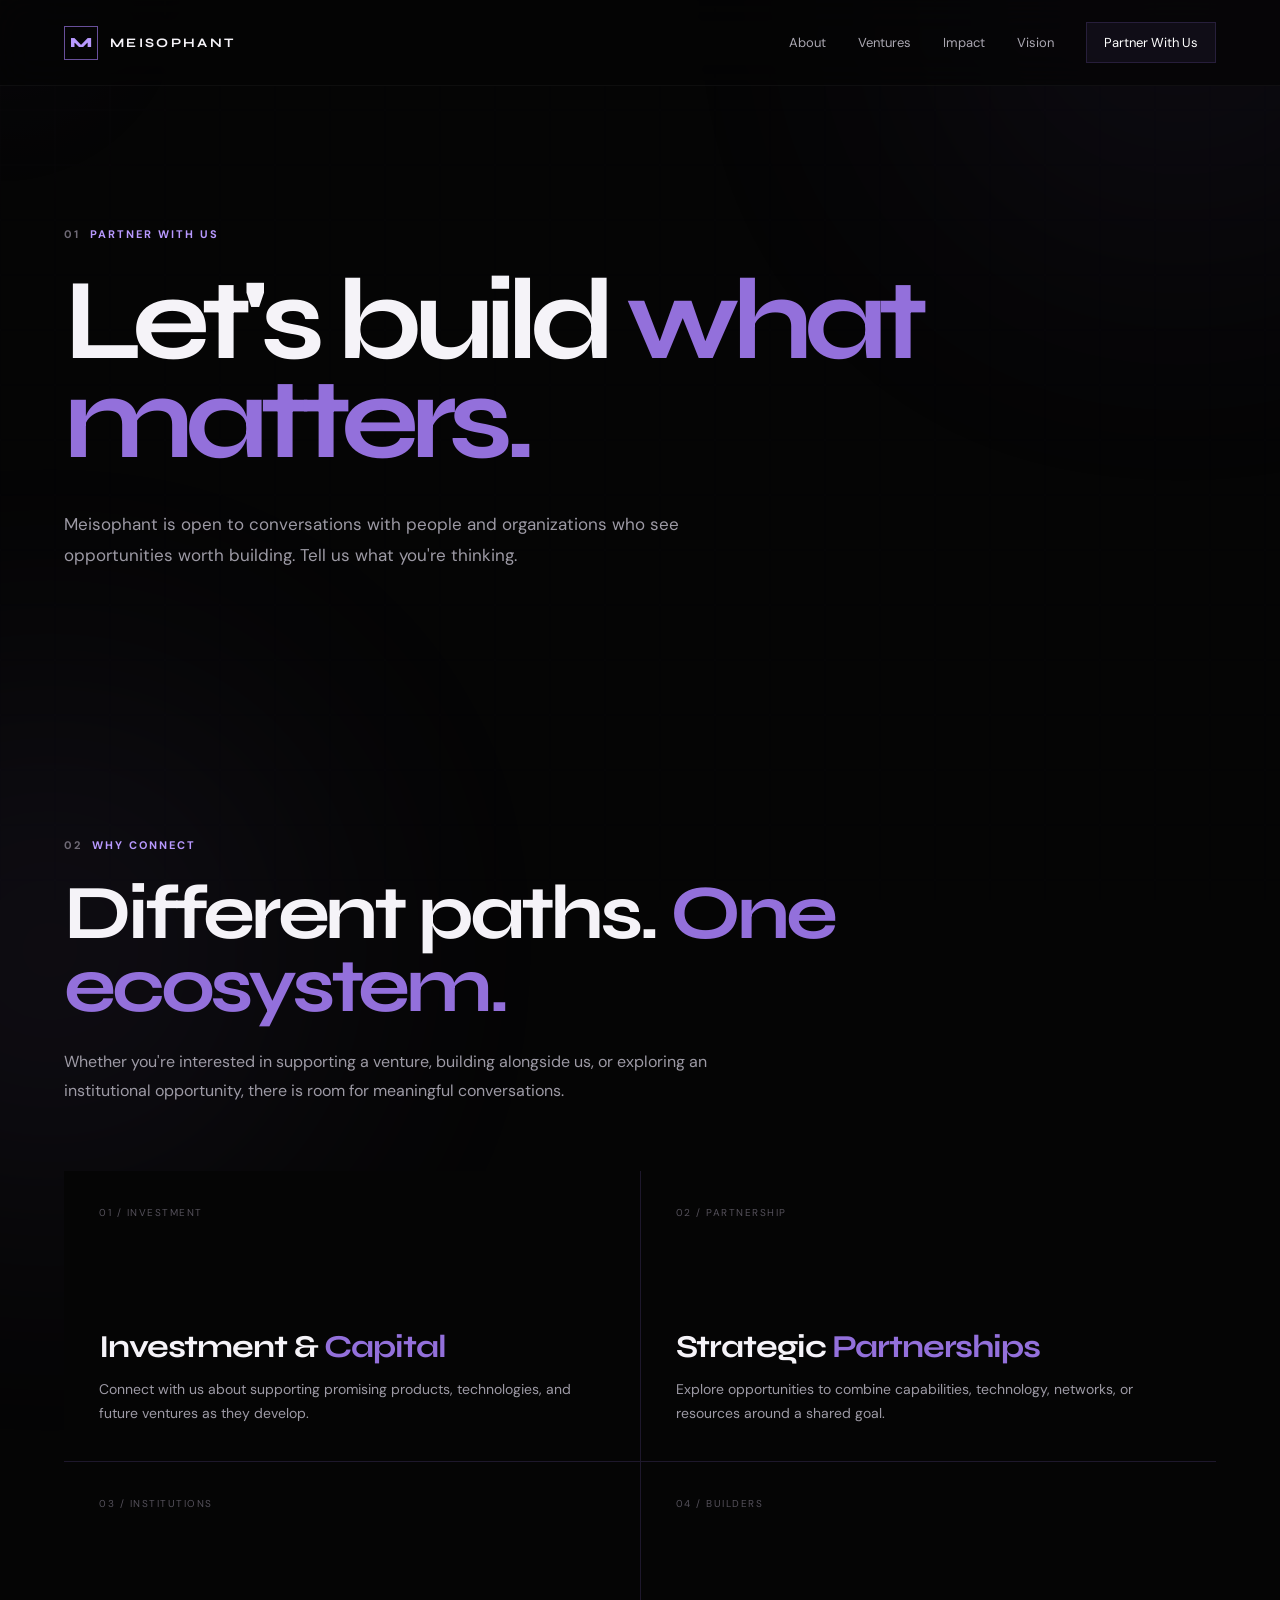
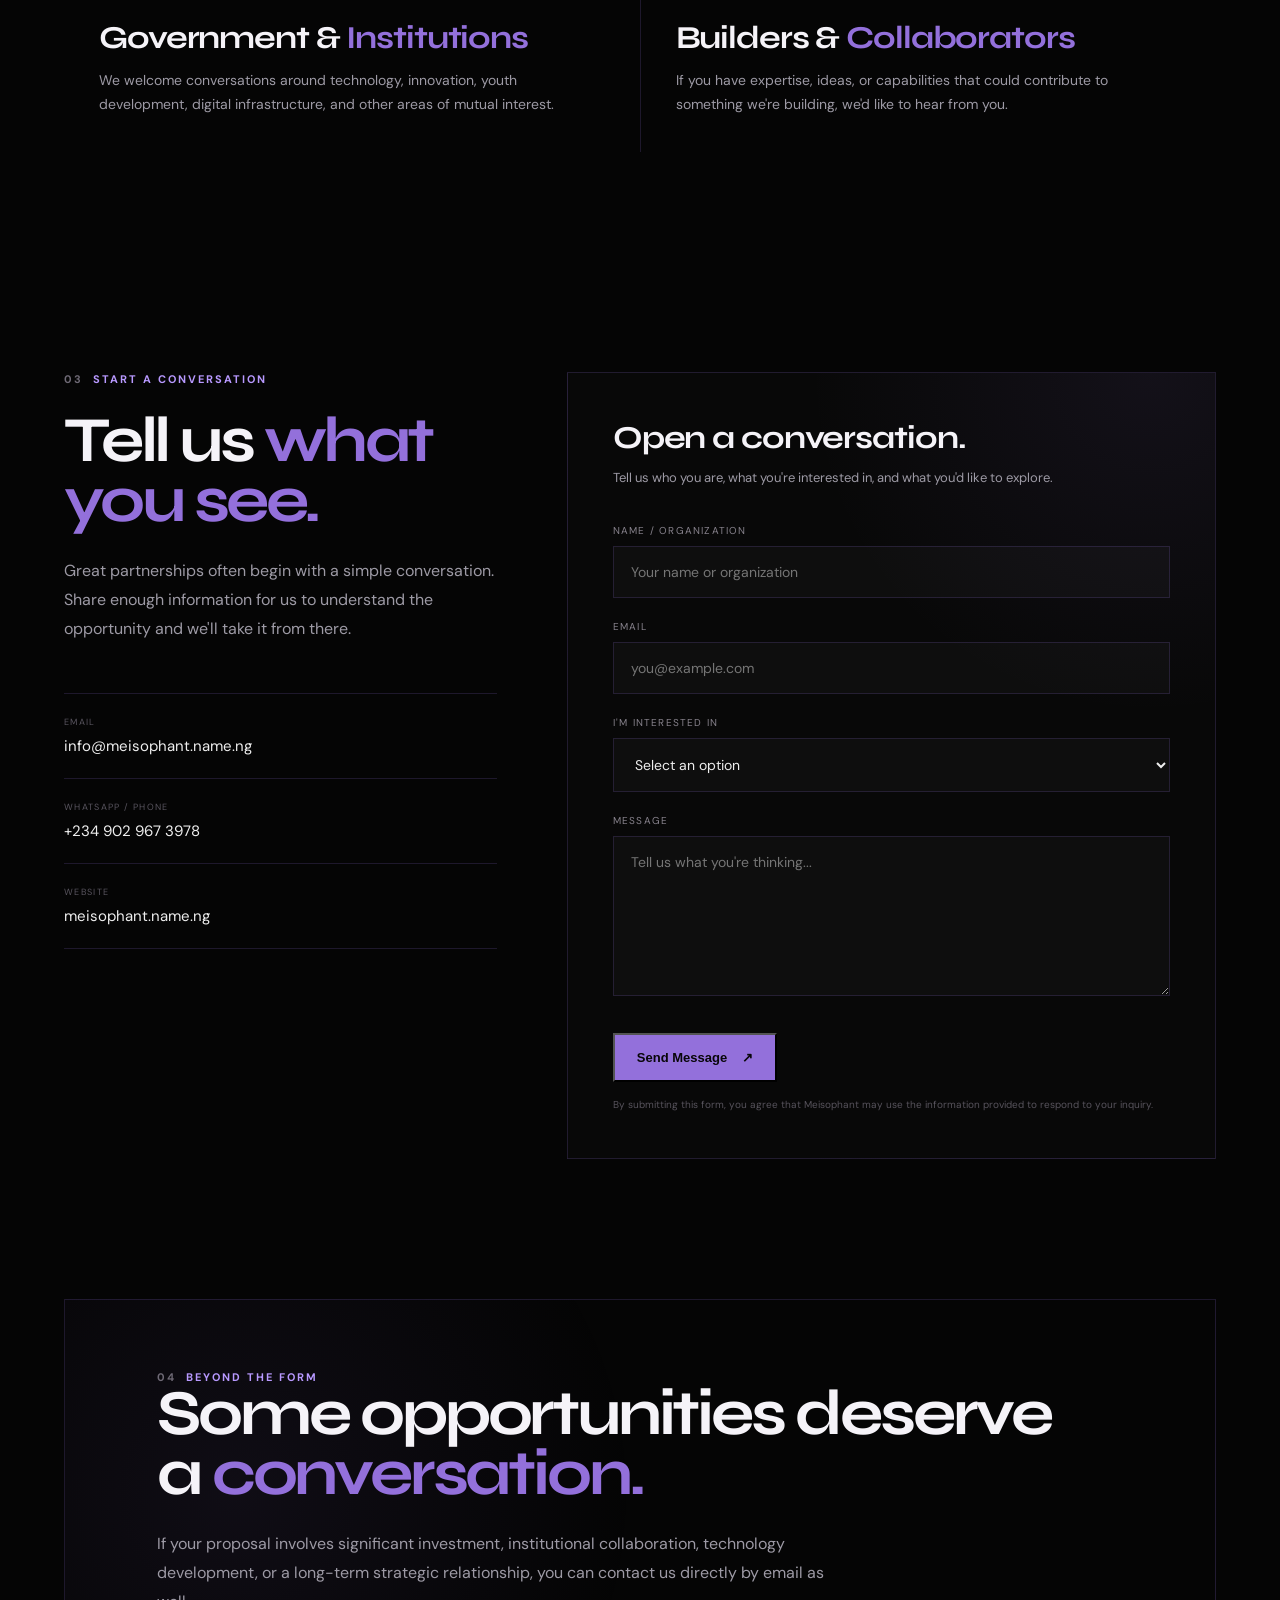
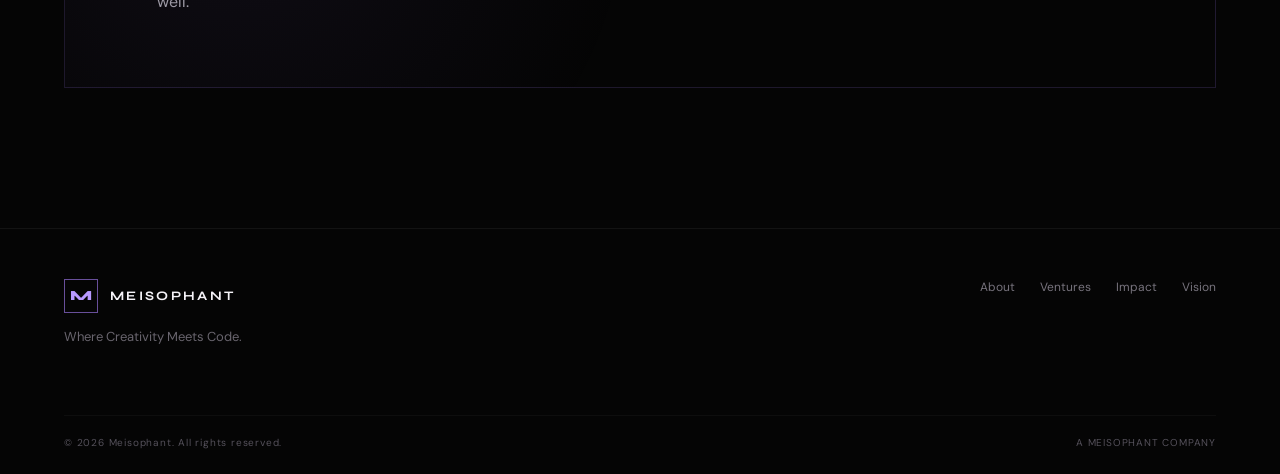
<file: contact/index.html>
<!DOCTYPE html>
<html lang="en">
<head>
  <meta charset="UTF-8">
  <meta name="viewport" content="width=device-width, initial-scale=1.0">

  <title>Partner With Us | Meisophant</title>

  <meta
    name="description"
    content="Connect with Meisophant for partnerships, investment opportunities, technology initiatives, and collaborations."
  >

  <meta name="theme-color" content="#050505">

  <link rel="icon" href="https://meisophant.name.ng/favicon.png">

  <link rel="preconnect" href="https://fonts.googleapis.com">
  <link rel="preconnect" href="https://fonts.gstatic.com" crossorigin>

  <link
    href="https://fonts.googleapis.com/css2?family=DM+Sans:wght@400;500;600;700&family=Syne:wght@400;500;600;700;800&display=swap"
    rel="stylesheet"
  >

  <link rel="stylesheet" href="../style.css">

  <style>

    /* =========================
       CONTACT HERO
    ========================== */

    .contact-hero {
      max-width: 1400px;
      min-height: 82vh;

      margin: auto;
      padding: 160px 5% 100px;

      display: flex;
      flex-direction: column;
      justify-content: center;
    }

    .contact-hero h1 {
      max-width: 1100px;
      margin-top: 30px;

      font-family: var(--font-display);
      font-size: clamp(4rem, 9vw, 9rem);
      line-height: 0.86;
      letter-spacing: -0.075em;
    }

    .contact-hero h1 span {
      color: var(--purple);
    }

    .contact-intro {
      max-width: 700px;
      margin-top: 40px;

      color: var(--muted);
      font-size: 17px;
      line-height: 1.8;
    }


    /* =========================
       PARTNERSHIP TYPES
    ========================== */

    .connect-section {
      max-width: 1400px;
      margin: auto;
      padding: 100px 5% 120px;
    }

    .connect-header {
      max-width: 800px;
    }

    .connect-header h2 {
      margin-top: 25px;

      font-family: var(--font-display);
      font-size: clamp(3rem, 6vw, 6rem);
      line-height: 0.95;
      letter-spacing: -0.055em;
    }

    .connect-header h2 span {
      color: var(--purple);
    }

    .connect-header p {
      max-width: 650px;
      margin-top: 25px;

      color: var(--muted);
      line-height: 1.8;
    }

    .connect-grid {
      margin-top: 65px;

      display: grid;
      grid-template-columns: repeat(2, 1fr);
      gap: 1px;

      background: var(--border);
    }

    .connect-card {
      min-height: 290px;
      padding: 35px;

      background: var(--black);

      display: flex;
      flex-direction: column;
      justify-content: space-between;

      transition: 0.4s ease;
    }

    .connect-card:hover {
      background: rgba(147,112,219,0.04);
    }

    .connect-number {
      color: #55515b;
      font-size: 10px;
      letter-spacing: 0.15em;
    }

    .connect-card h3 {
      margin-top: 30px;

      font-family: var(--font-display);
      font-size: 32px;
      letter-spacing: -0.035em;
    }

    .connect-card h3 span {
      color: var(--purple);
    }

    .connect-card p {
      max-width: 500px;
      margin-top: 12px;

      color: var(--muted);
      font-size: 14px;
      line-height: 1.7;
    }


    /* =========================
       CONTACT GRID
    ========================== */

    .contact-section {
      max-width: 1400px;
      margin: auto;
      padding: 100px 5% 140px;

      display: grid;
      grid-template-columns: 0.8fr 1.2fr;
      gap: 70px;
    }

    .contact-info h2 {
      margin-top: 25px;

      font-family: var(--font-display);
      font-size: clamp(3rem, 5vw, 5.5rem);
      line-height: 0.95;
      letter-spacing: -0.055em;
    }

    .contact-info h2 span {
      color: var(--purple);
    }

    .contact-info > p {
      max-width: 500px;
      margin-top: 25px;

      color: var(--muted);
      line-height: 1.8;
    }


    /* =========================
       CONTACT DETAILS
    ========================== */

    .contact-details {
      margin-top: 50px;

      border-top: 1px solid var(--border);
    }

    .contact-detail {
      padding: 22px 0;

      border-bottom: 1px solid var(--border);
    }

    .contact-detail-label {
      color: #59555f;
      font-size: 9px;
      letter-spacing: 0.15em;
    }

    .contact-detail a {
      display: inline-block;

      margin-top: 8px;

      color: #eee;

      font-size: 15px;

      transition: 0.3s ease;
    }

    .contact-detail a:hover {
      color: var(--purple-light);
    }


    /* =========================
       FORM
    ========================== */

    .contact-form-wrapper {
      padding: 45px;

      border: 1px solid var(--border);

      background:
        radial-gradient(
          circle at 90% 0%,
          rgba(147,112,219,0.08),
          transparent 35%
        ),
        rgba(255,255,255,0.015);
    }

    .form-heading {
      margin-bottom: 35px;
    }

    .form-heading h3 {
      font-family: var(--font-display);
      font-size: 32px;
      letter-spacing: -0.035em;
    }

    .form-heading p {
      margin-top: 10px;

      color: var(--muted);
      font-size: 13px;
      line-height: 1.7;
    }

    .form-group {
      margin-bottom: 22px;
    }

    .form-group label {
      display: block;

      margin-bottom: 9px;

      color: #88838d;
      font-size: 10px;
      letter-spacing: 0.12em;
    }

    .form-group input,
    .form-group select,
    .form-group textarea {

      width: 100%;

      padding: 16px 17px;

      border: 1px solid var(--border);
      outline: none;

      background: rgba(255,255,255,0.025);

      color: #eee;

      font-family: var(--font-body);
      font-size: 14px;

      border-radius: 0;

      transition: 0.3s ease;
    }

    .form-group input:focus,
    .form-group select:focus,
    .form-group textarea:focus {
      border-color: rgba(147,112,219,0.6);
      background: rgba(147,112,219,0.025);
    }

    .form-group select option {
      background: #090909;
      color: #eee;
    }

    .form-group textarea {
      min-height: 160px;
      resize: vertical;
    }

    .form-submit {
      margin-top: 10px;
    }

    .form-note {
      margin-top: 15px;

      color: #57535c;
      font-size: 10px;
      line-height: 1.6;
    }


    /* =========================
       INVESTMENT NOTE
    ========================== */

    .opportunity-section {
      max-width: 1400px;
      margin: auto;
      padding: 0 5% 140px;
    }

    .opportunity-box {
      padding: 70px 8%;

      border: 1px solid var(--border);

      background:
        radial-gradient(
          circle at 15% 50%,
          rgba(147,112,219,0.08),
          transparent 40%
        );
    }

    .opportunity-box h2 {
      max-width: 900px;

      font-family: var(--font-display);
      font-size: clamp(3rem, 5vw, 5rem);
      line-height: 0.95;
      letter-spacing: -0.05em;
    }

    .opportunity-box h2 span {
      color: var(--purple);
    }

    .opportunity-box p {
      max-width: 700px;
      margin-top: 25px;

      color: var(--muted);
      line-height: 1.8;
    }


    /* =========================
       MOBILE
    ========================== */

    @media (max-width: 900px) {

      .contact-section {
        grid-template-columns: 1fr;
        gap: 60px;
      }

    }


    @media (max-width: 600px) {

      .contact-hero {
        min-height: 75vh;
        padding-top: 140px;
      }

      .contact-hero h1 {
        font-size: 4rem;
      }

      .contact-intro {
        font-size: 15px;
      }

      .connect-grid {
        grid-template-columns: 1fr;
      }

      .contact-section,
      .connect-section {
        padding-top: 80px;
        padding-bottom: 90px;
      }

      .contact-form-wrapper {
        padding: 25px;
      }

      .opportunity-section {
        padding-bottom: 90px;
      }

      .opportunity-box {
        padding: 55px 25px;
      }

    }

  </style>
</head>

<body>

  <!-- =========================
       BACKGROUND
  ========================== -->

  <canvas id="gridCanvas"></canvas>

  <div class="ambient ambient-one"></div>
  <div class="ambient ambient-two"></div>


  <!-- =========================
       NAVIGATION
  ========================== -->

  <header class="site-header">

    <nav class="navbar">

      <a href="../" class="brand">

        <span class="brand-mark">M</span>
        <span class="brand-name">MEISOPHANT</span>

      </a>


      <button
        class="menu-toggle"
        id="menuToggle"
        type="button"
        aria-label="Open navigation"
      >
        <span></span>
        <span></span>
      </button>


      <div class="nav-links" id="navLinks">

        <a href="../about/">About</a>
        <a href="../ventures/">Ventures</a>
        <a href="../impact/">Impact</a>
        <a href="../vision/">Vision</a>

        <a href="./" class="nav-cta">
          Partner With Us
        </a>

      </div>

    </nav>

  </header>


  <main>

    <!-- =========================
         HERO
    ========================== -->

    <section class="contact-hero">

      <div class="section-label">
        <span>01</span>
        PARTNER WITH US
      </div>

      <h1>
        Let's build
        <span>what matters.</span>
      </h1>

      <p class="contact-intro">
        Meisophant is open to conversations with people and
        organizations who see opportunities worth building.
        Tell us what you're thinking.
      </p>

    </section>


    <!-- =========================
         CONNECTION TYPES
    ========================== -->

    <section class="connect-section">

      <div class="connect-header">

        <div class="section-label">
          <span>02</span>
          WHY CONNECT
        </div>

        <h2>
          Different paths.
          <span>One ecosystem.</span>
        </h2>

        <p>
          Whether you're interested in supporting a venture,
          building alongside us, or exploring an institutional
          opportunity, there is room for meaningful conversations.
        </p>

      </div>


      <div class="connect-grid">

        <article class="connect-card">

          <div class="connect-number">
            01 / INVESTMENT
          </div>

          <div>

            <h3>
              Investment &
              <span>Capital</span>
            </h3>

            <p>
              Connect with us about supporting promising products,
              technologies, and future ventures as they develop.
            </p>

          </div>

        </article>


        <article class="connect-card">

          <div class="connect-number">
            02 / PARTNERSHIP
          </div>

          <div>

            <h3>
              Strategic
              <span>Partnerships</span>
            </h3>

            <p>
              Explore opportunities to combine capabilities,
              technology, networks, or resources around a shared goal.
            </p>

          </div>

        </article>


        <article class="connect-card">

          <div class="connect-number">
            03 / INSTITUTIONS
          </div>

          <div>

            <h3>
              Government &
              <span>Institutions</span>
            </h3>

            <p>
              We welcome conversations around technology,
              innovation, youth development, digital infrastructure,
              and other areas of mutual interest.
            </p>

          </div>

        </article>


        <article class="connect-card">

          <div class="connect-number">
            04 / BUILDERS
          </div>

          <div>

            <h3>
              Builders &
              <span>Collaborators</span>
            </h3>

            <p>
              If you have expertise, ideas, or capabilities that
              could contribute to something we're building,
              we'd like to hear from you.
            </p>

          </div>

        </article>

      </div>

    </section>


    <!-- =========================
         CONTACT
    ========================== -->

    <section class="contact-section">

      <div class="contact-info">

        <div class="section-label">
          <span>03</span>
          START A CONVERSATION
        </div>

        <h2>
          Tell us
          <span>what you see.</span>
        </h2>

        <p>
          Great partnerships often begin with a simple conversation.
          Share enough information for us to understand the
          opportunity and we'll take it from there.
        </p>


        <div class="contact-details">

          <div class="contact-detail">

            <div class="contact-detail-label">
              EMAIL
            </div>

            <a href="mailto:info@meisophant.name.ng">
              info@meisophant.name.ng
            </a>

          </div>


          <div class="contact-detail">

            <div class="contact-detail-label">
              WHATSAPP / PHONE
            </div>

            <a href="https://wa.me/2349029673978">
              +234 902 967 3978
            </a>

          </div>


          <div class="contact-detail">

            <div class="contact-detail-label">
              WEBSITE
            </div>

            <a href="https://meisophant.name.ng/" target="_blank">
              meisophant.name.ng
            </a>

          </div>

        </div>

      </div>


      <!-- =========================
           FORM
      ========================== -->

      <div class="contact-form-wrapper">

        <div class="form-heading">

          <h3>
            Open a conversation.
          </h3>

          <p>
            Tell us who you are, what you're interested in,
            and what you'd like to explore.
          </p>

        </div>


        <form
          action="https://formspree.io/f/YOUR_FORM_ID"
          method="POST"
        >

          <div class="form-group">

            <label for="name">
              NAME / ORGANIZATION
            </label>

            <input
              type="text"
              id="name"
              name="name"
              placeholder="Your name or organization"
              required
            >

          </div>


          <div class="form-group">

            <label for="email">
              EMAIL
            </label>

            <input
              type="email"
              id="email"
              name="email"
              placeholder="you@example.com"
              required
            >

          </div>


          <div class="form-group">

            <label for="interest">
              I'M INTERESTED IN
            </label>

            <select
              id="interest"
              name="interest"
              required
            >

              <option value="" selected disabled>
                Select an option
              </option>

              <option value="investment">
                Investment / Capital
              </option>

              <option value="partnership">
                Strategic Partnership
              </option>

              <option value="government">
                Government / Institution
              </option>

              <option value="collaboration">
                Collaboration
              </option>

              <option value="venture">
                A Meisophant Venture
              </option>

              <option value="other">
                Other
              </option>

            </select>

          </div>


          <div class="form-group">

            <label for="message">
              MESSAGE
            </label>

            <textarea
              id="message"
              name="message"
              placeholder="Tell us what you're thinking..."
              required
            ></textarea>

          </div>


          <button
            type="submit"
            class="btn btn-primary form-submit"
          >
            Send Message
            <span>↗</span>
          </button>

          <p class="form-note">
            By submitting this form, you agree that Meisophant
            may use the information provided to respond to your
            inquiry.
          </p>

        </form>

      </div>

    </section>


    <!-- =========================
         OPPORTUNITY
    ========================== -->

    <section class="opportunity-section">

      <div class="opportunity-box">

        <div class="section-label">
          <span>04</span>
          BEYOND THE FORM
        </div>

        <h2>
          Some opportunities
          deserve a <span>conversation.</span>
        </h2>

        <p>
          If your proposal involves significant investment,
          institutional collaboration, technology development,
          or a long-term strategic relationship, you can contact
          us directly by email as well.
        </p>

      </div>

    </section>

  </main>


  <!-- =========================
       FOOTER
  ========================== -->

  <footer class="footer">

    <div class="footer-top">

      <div class="footer-brand">

        <a href="../" class="brand">

          <span class="brand-mark">M</span>
          <span class="brand-name">MEISOPHANT</span>

        </a>

        <p>
          Where Creativity Meets Code.
        </p>

      </div>


      <div class="footer-links">

        <a href="../about/">About</a>
        <a href="../ventures/">Ventures</a>
        <a href="../impact/">Impact</a>
        <a href="../vision/">Vision</a>

      </div>

    </div>


    <div class="footer-bottom">

      <span>
        © 2026 Meisophant. All rights reserved.
      </span>

      <span>
        A MEISOPHANT COMPANY
      </span>

    </div>

  </footer>


  <script src="../script.js"></script>

</body>
</html>
</file>
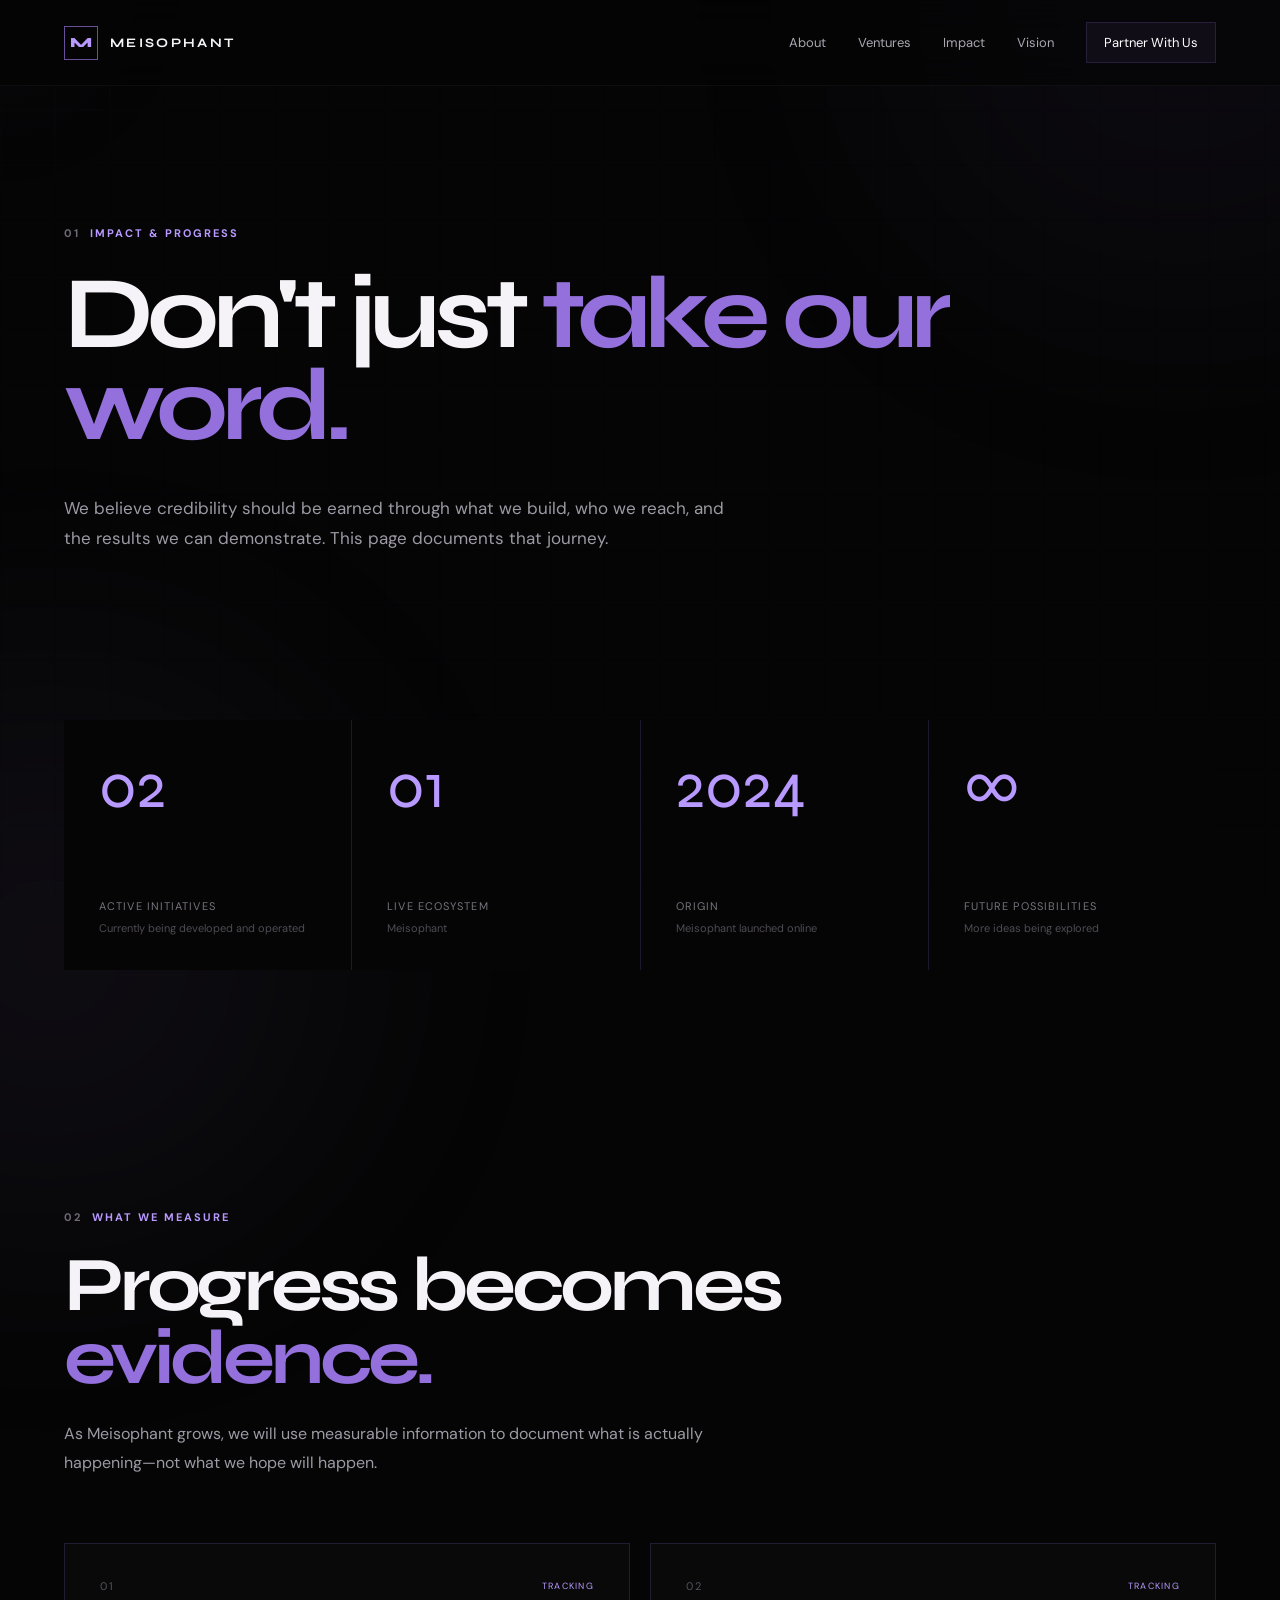
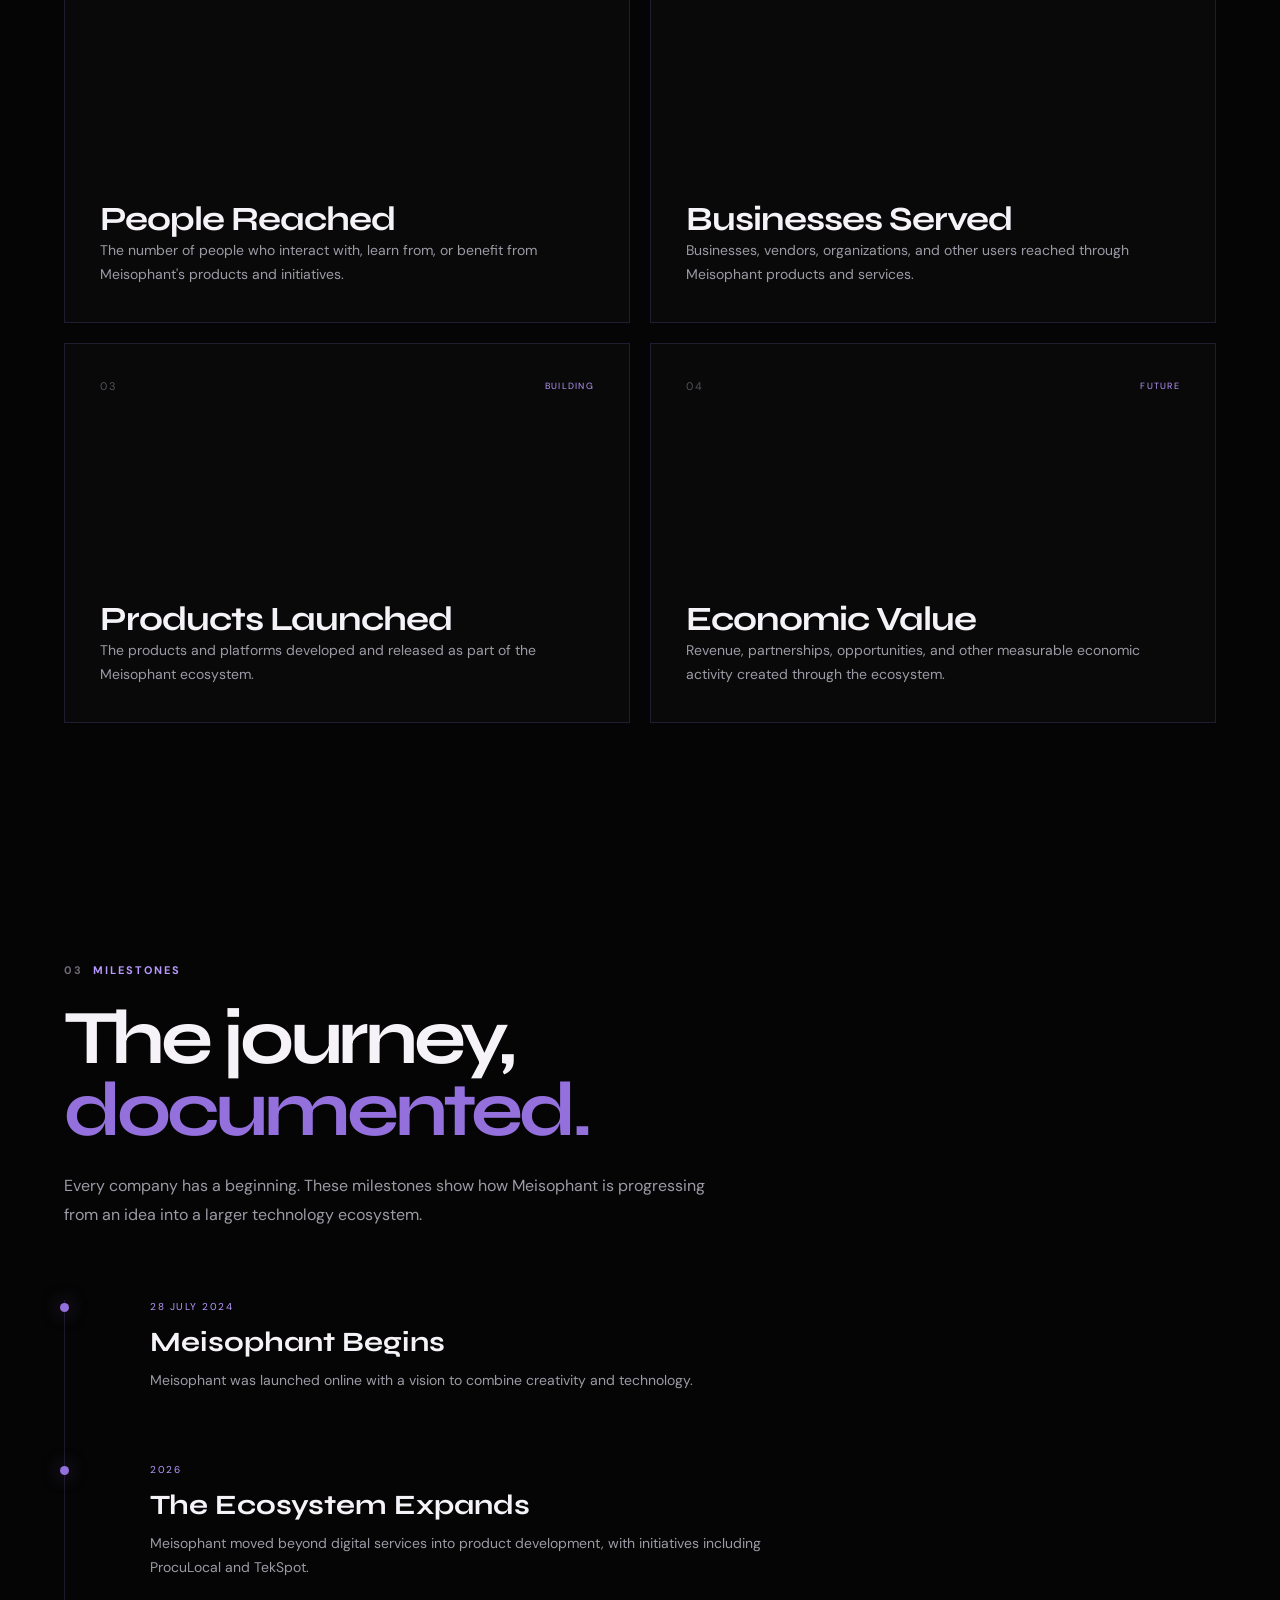
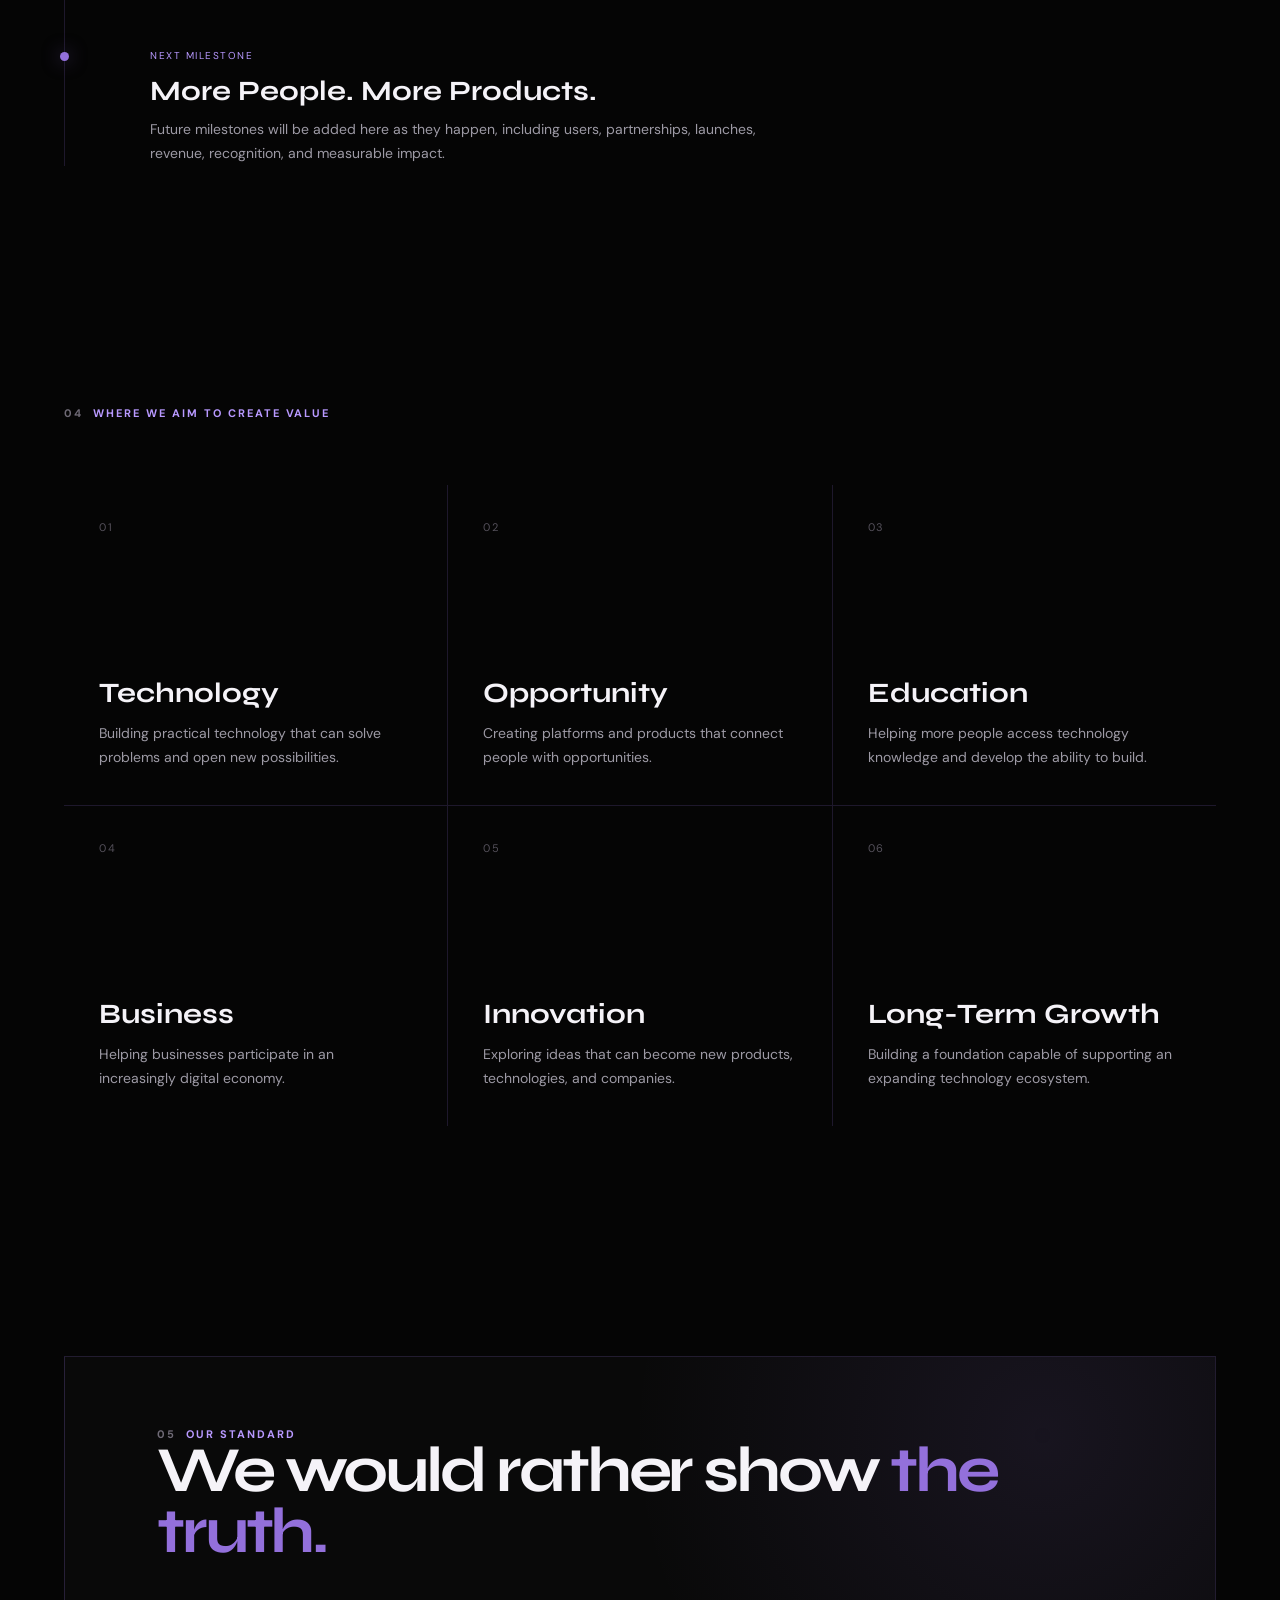
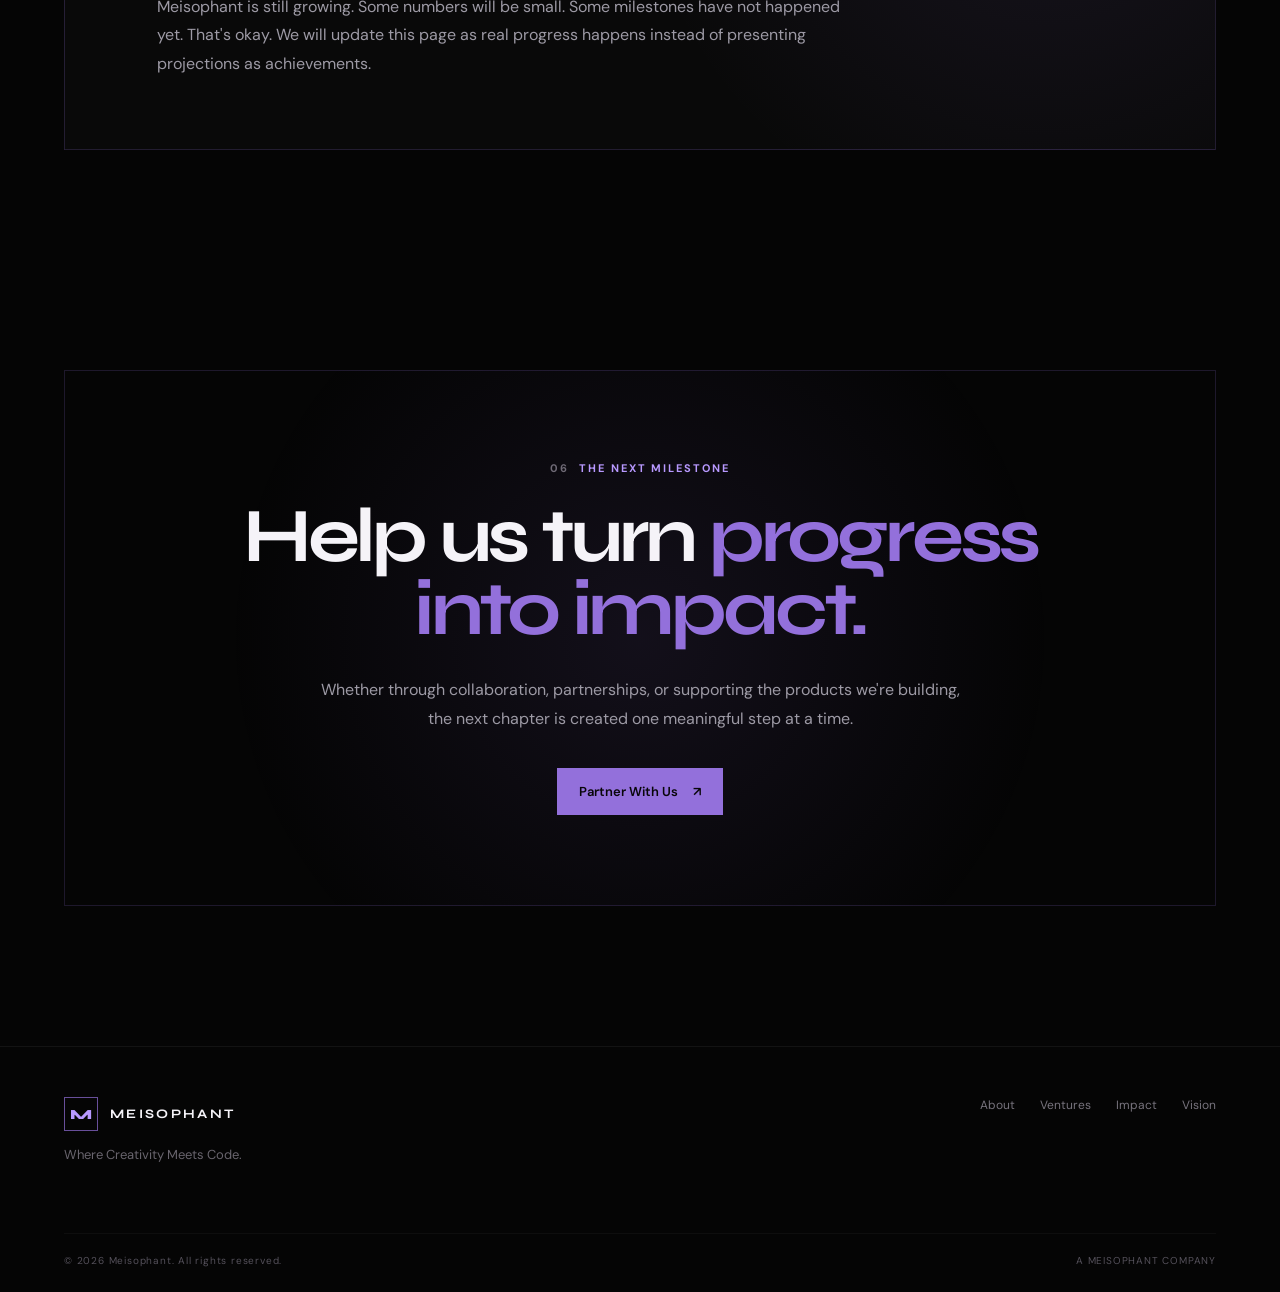
<file: impact/index.html>
<!DOCTYPE html>
<html lang="en">
<head>
  <meta charset="UTF-8">
  <meta name="viewport" content="width=device-width, initial-scale=1.0">

  <title>Impact | Meisophant</title>

  <meta
    name="description"
    content="Explore Meisophant's progress, milestones, projects, and measurable impact as we build technology for the future."
  >

  <meta name="theme-color" content="#050505">

  <link rel="icon" href="https://meisophant.name.ng/favicon.png">

  <link rel="preconnect" href="https://fonts.googleapis.com">
  <link rel="preconnect" href="https://fonts.gstatic.com" crossorigin>

  <link
    href="https://fonts.googleapis.com/css2?family=DM+Sans:wght@400;500;600;700&family=Syne:wght@400;500;600;700;800&display=swap"
    rel="stylesheet"
  >

  <link rel="stylesheet" href="../style.css">

  <style>

    /* =========================
       IMPACT HERO
    ========================== */

    .impact-hero {
      min-height: 80vh;
      max-width: 1400px;
      margin: auto;
      padding: 160px 5% 100px;

      display: flex;
      flex-direction: column;
      justify-content: center;
    }

    .impact-hero h1 {
      max-width: 1100px;
      margin-top: 28px;

      font-family: var(--font-display);
      font-size: clamp(4rem, 8vw, 8rem);
      line-height: 0.9;
      letter-spacing: -0.065em;
    }

    .impact-hero h1 span {
      color: var(--purple);
    }

    .impact-intro {
      max-width: 680px;
      margin-top: 40px;

      color: var(--muted);
      font-size: 17px;
      line-height: 1.8;
    }


    /* =========================
       CORE METRICS
    ========================== */

    .metrics-section {
      max-width: 1400px;
      margin: auto;
      padding: 0 5% 120px;
    }

    .metrics-grid {
      display: grid;
      grid-template-columns: repeat(4, 1fr);
      gap: 1px;

      background: var(--border);
    }

    .metric-card {
      min-height: 250px;
      padding: 35px;

      background: var(--black);

      display: flex;
      flex-direction: column;
      justify-content: space-between;
    }

    .metric-number {
      font-family: var(--font-display);
      font-size: clamp(3rem, 5vw, 5rem);
      line-height: 1;

      color: var(--purple-light);
    }

    .metric-label {
      color: #77737d;
      font-size: 11px;
      letter-spacing: 0.1em;
    }

    .metric-note {
      margin-top: 8px;

      color: #4f4b54;
      font-size: 11px;
    }


    /* =========================
       EVIDENCE
    ========================== */

    .evidence-section {
      max-width: 1400px;
      margin: auto;
      padding: 120px 5%;
    }

    .evidence-header {
      max-width: 850px;
    }

    .evidence-header h2 {
      margin-top: 25px;

      font-family: var(--font-display);
      font-size: clamp(3rem, 6vw, 6rem);
      line-height: 0.95;
      letter-spacing: -0.055em;
    }

    .evidence-header h2 span {
      color: var(--purple);
    }

    .evidence-header p {
      max-width: 680px;
      margin-top: 25px;

      color: var(--muted);
      line-height: 1.8;
    }


    /* =========================
       EVIDENCE CARDS
    ========================== */

    .evidence-grid {
      display: grid;
      grid-template-columns: 1fr 1fr;
      gap: 20px;

      margin-top: 65px;
    }

    .evidence-card {
      min-height: 380px;
      padding: 35px;

      border: 1px solid var(--border);
      background: rgba(255,255,255,0.02);

      display: flex;
      flex-direction: column;
      justify-content: space-between;

      transition: 0.4s ease;
    }

    .evidence-card:hover {
      transform: translateY(-5px);
      border-color: rgba(147,112,219,0.4);
    }

    .evidence-top {
      display: flex;
      justify-content: space-between;
      align-items: center;
    }

    .evidence-number {
      color: #55515b;
      font-size: 11px;
      letter-spacing: 0.14em;
    }

    .evidence-status {
      color: var(--purple-light);
      font-size: 9px;
      letter-spacing: 0.14em;
    }

    .evidence-card h3 {
      font-family: var(--font-display);
      font-size: 34px;
      letter-spacing: -0.03em;
    }

    .evidence-card p {
      max-width: 500px;

      color: var(--muted);
      line-height: 1.7;
      font-size: 14px;
    }


    /* =========================
       MILESTONES
    ========================== */

    .milestones-section {
      max-width: 1400px;
      margin: auto;
      padding: 120px 5%;
    }

    .milestones-header {
      max-width: 800px;
    }

    .milestones-header h2 {
      margin-top: 25px;

      font-family: var(--font-display);
      font-size: clamp(3rem, 6vw, 6rem);
      line-height: 0.95;
      letter-spacing: -0.055em;
    }

    .milestones-header h2 span {
      color: var(--purple);
    }

    .milestones-header p {
      max-width: 650px;
      margin-top: 25px;

      color: var(--muted);
      line-height: 1.8;
    }


    /* =========================
       TIMELINE
    ========================== */

    .timeline {
      position: relative;

      margin-top: 70px;
      padding-left: 50px;

      border-left: 1px solid var(--border);
    }

    .timeline-item {
      position: relative;

      padding: 0 0 70px 35px;
    }

    .timeline-item:last-child {
      padding-bottom: 0;
    }

    .timeline-item::before {
      content: "";

      position: absolute;
      left: -55px;
      top: 3px;

      width: 9px;
      height: 9px;

      border-radius: 50%;

      background: var(--purple);

      box-shadow:
        0 0 18px rgba(147,112,219,0.5);
    }

    .timeline-date {
      color: var(--purple-light);
      font-size: 10px;
      letter-spacing: 0.15em;
    }

    .timeline-item h3 {
      margin-top: 12px;

      font-family: var(--font-display);
      font-size: 28px;
    }

    .timeline-item p {
      max-width: 650px;
      margin-top: 10px;

      color: var(--muted);
      line-height: 1.7;
      font-size: 14px;
    }


    /* =========================
       IMPACT AREAS
    ========================== */

    .impact-areas {
      max-width: 1400px;
      margin: auto;
      padding: 120px 5%;
    }

    .impact-area-grid {
      display: grid;
      grid-template-columns: repeat(3, 1fr);
      gap: 1px;

      margin-top: 65px;

      background: var(--border);
    }

    .impact-area {
      min-height: 320px;
      padding: 35px;

      background: var(--black);

      display: flex;
      flex-direction: column;
      justify-content: space-between;
    }

    .impact-area-number {
      color: #55515b;
      font-size: 11px;
      letter-spacing: 0.15em;
    }

    .impact-area h3 {
      font-family: var(--font-display);
      font-size: 28px;
    }

    .impact-area p {
      margin-top: 12px;

      color: var(--muted);
      line-height: 1.7;
      font-size: 14px;
    }


    /* =========================
       TRANSPARENCY
    ========================== */

    .transparency-section {
      max-width: 1400px;
      margin: auto;
      padding: 110px 5%;
    }

    .transparency-box {
      padding: 70px 8%;

      border: 1px solid var(--border);

      background:
        radial-gradient(
          circle at 85% 20%,
          rgba(147,112,219,0.1),
          transparent 40%
        ),
        rgba(255,255,255,0.02);
    }

    .transparency-box h2 {
      max-width: 900px;

      font-family: var(--font-display);
      font-size: clamp(3rem, 5vw, 5rem);
      line-height: 0.95;
      letter-spacing: -0.05em;
    }

    .transparency-box h2 span {
      color: var(--purple);
    }

    .transparency-box p {
      max-width: 700px;
      margin-top: 30px;

      color: var(--muted);
      line-height: 1.8;
    }


    /* =========================
       CTA
    ========================== */

    .impact-cta {
      max-width: 1400px;
      margin: auto;
      padding: 110px 5% 140px;
    }

    .impact-cta-box {
      padding: 90px 8%;

      text-align: center;

      border: 1px solid var(--border);

      background:
        radial-gradient(
          circle at center,
          rgba(147,112,219,0.1),
          transparent 65%
        );
    }

    .impact-cta-box .section-label {
      justify-content: center;
    }

    .impact-cta-box h2 {
      max-width: 850px;
      margin: 25px auto 30px;

      font-family: var(--font-display);
      font-size: clamp(3rem, 6vw, 6rem);
      line-height: 0.95;
      letter-spacing: -0.055em;
    }

    .impact-cta-box h2 span {
      color: var(--purple);
    }

    .impact-cta-box p {
      max-width: 650px;
      margin: 0 auto 35px;

      color: var(--muted);
      line-height: 1.8;
    }


    /* =========================
       MOBILE
    ========================== */

    @media (max-width: 900px) {

      .metrics-grid {
        grid-template-columns: repeat(2, 1fr);
      }

      .evidence-grid {
        grid-template-columns: 1fr;
      }

      .impact-area-grid {
        grid-template-columns: 1fr;
      }

    }


    @media (max-width: 600px) {

      .impact-hero {
        min-height: 75vh;
        padding-top: 140px;
      }

      .impact-hero h1 {
        font-size: 4rem;
      }

      .metrics-section,
      .evidence-section,
      .milestones-section,
      .impact-areas,
      .transparency-section,
      .impact-cta {
        padding-top: 90px;
        padding-bottom: 90px;
      }

      .metrics-grid {
        grid-template-columns: 1fr;
      }

      .metric-card {
        min-height: 200px;
      }

      .evidence-card {
        min-height: 330px;
      }

      .timeline {
        padding-left: 30px;
      }

      .timeline-item {
        padding-left: 25px;
      }

      .timeline-item::before {
        left: -35px;
      }

      .transparency-box,
      .impact-cta-box {
        padding: 60px 25px;
      }

    }

  </style>
</head>

<body>

  <!-- =========================
       BACKGROUND
  ========================== -->

  <canvas id="gridCanvas"></canvas>

  <div class="ambient ambient-one"></div>
  <div class="ambient ambient-two"></div>


  <!-- =========================
       NAVIGATION
  ========================== -->

  <header class="site-header">

    <nav class="navbar">

      <a href="../" class="brand">

        <span class="brand-mark">M</span>
        <span class="brand-name">MEISOPHANT</span>

      </a>


      <button
        class="menu-toggle"
        id="menuToggle"
        type="button"
        aria-label="Open navigation"
      >
        <span></span>
        <span></span>
      </button>


      <div class="nav-links" id="navLinks">

        <a href="../about/">About</a>
        <a href="../ventures/">Ventures</a>
        <a href="./">Impact</a>
        <a href="../vision/">Vision</a>

        <a href="../contact/" class="nav-cta">
          Partner With Us
        </a>

      </div>

    </nav>

  </header>


  <main>

    <!-- =========================
         HERO
    ========================== -->

    <section class="impact-hero">

      <div class="section-label">
        <span>01</span>
        IMPACT & PROGRESS
      </div>

      <h1>
        Don't just
        <span>take our word.</span>
      </h1>

      <p class="impact-intro">
        We believe credibility should be earned through what we build,
        who we reach, and the results we can demonstrate. This page
        documents that journey.
      </p>

    </section>


    <!-- =========================
         CORE METRICS
    ========================== -->

    <section class="metrics-section">

      <div class="metrics-grid">

        <div class="metric-card">

          <div class="metric-number">02</div>

          <div>

            <div class="metric-label">
              ACTIVE INITIATIVES
            </div>

            <div class="metric-note">
              Currently being developed and operated
            </div>

          </div>

        </div>


        <div class="metric-card">

          <div class="metric-number">01</div>

          <div>

            <div class="metric-label">
              LIVE ECOSYSTEM
            </div>

            <div class="metric-note">
              Meisophant
            </div>

          </div>

        </div>


        <div class="metric-card">

          <div class="metric-number">2024</div>

          <div>

            <div class="metric-label">
              ORIGIN
            </div>

            <div class="metric-note">
              Meisophant launched online
            </div>

          </div>

        </div>


        <div class="metric-card">

          <div class="metric-number">∞</div>

          <div>

            <div class="metric-label">
              FUTURE POSSIBILITIES
            </div>

            <div class="metric-note">
              More ideas being explored
            </div>

          </div>

        </div>

      </div>

    </section>


    <!-- =========================
         EVIDENCE
    ========================== -->

    <section class="evidence-section">

      <div class="evidence-header">

        <div class="section-label">
          <span>02</span>
          WHAT WE MEASURE
        </div>

        <h2>
          Progress becomes
          <span>evidence.</span>
        </h2>

        <p>
          As Meisophant grows, we will use measurable information
          to document what is actually happening—not what we hope
          will happen.
        </p>

      </div>


      <div class="evidence-grid">

        <article class="evidence-card">

          <div class="evidence-top">

            <span class="evidence-number">
              01
            </span>

            <span class="evidence-status">
              TRACKING
            </span>

          </div>

          <div>

            <h3>People Reached</h3>

            <p>
              The number of people who interact with, learn from,
              or benefit from Meisophant's products and initiatives.
            </p>

          </div>

        </article>


        <article class="evidence-card">

          <div class="evidence-top">

            <span class="evidence-number">
              02
            </span>

            <span class="evidence-status">
              TRACKING
            </span>

          </div>

          <div>

            <h3>Businesses Served</h3>

            <p>
              Businesses, vendors, organizations, and other users
              reached through Meisophant products and services.
            </p>

          </div>

        </article>


        <article class="evidence-card">

          <div class="evidence-top">

            <span class="evidence-number">
              03
            </span>

            <span class="evidence-status">
              BUILDING
            </span>

          </div>

          <div>

            <h3>Products Launched</h3>

            <p>
              The products and platforms developed and released
              as part of the Meisophant ecosystem.
            </p>

          </div>

        </article>


        <article class="evidence-card">

          <div class="evidence-top">

            <span class="evidence-number">
              04
            </span>

            <span class="evidence-status">
              FUTURE
            </span>

          </div>

          <div>

            <h3>Economic Value</h3>

            <p>
              Revenue, partnerships, opportunities, and other
              measurable economic activity created through the
              ecosystem.
            </p>

          </div>

        </article>

      </div>

    </section>


    <!-- =========================
         MILESTONES
    ========================== -->

    <section class="milestones-section">

      <div class="milestones-header">

        <div class="section-label">
          <span>03</span>
          MILESTONES
        </div>

        <h2>
          The journey,
          <span>documented.</span>
        </h2>

        <p>
          Every company has a beginning. These milestones show
          how Meisophant is progressing from an idea into a larger
          technology ecosystem.
        </p>

      </div>


      <div class="timeline">

        <article class="timeline-item">

          <div class="timeline-date">
            28 JULY 2024
          </div>

          <h3>Meisophant Begins</h3>

          <p>
            Meisophant was launched online with a vision to combine
            creativity and technology.
          </p>

        </article>


        <article class="timeline-item">

          <div class="timeline-date">
            2026
          </div>

          <h3>The Ecosystem Expands</h3>

          <p>
            Meisophant moved beyond digital services into product
            development, with initiatives including ProcuLocal
            and TekSpot.
          </p>

        </article>


        <article class="timeline-item">

          <div class="timeline-date">
            NEXT MILESTONE
          </div>

          <h3>More People. More Products.</h3>

          <p>
            Future milestones will be added here as they happen,
            including users, partnerships, launches, revenue,
            recognition, and measurable impact.
          </p>

        </article>

      </div>

    </section>


    <!-- =========================
         IMPACT AREAS
    ========================== -->

    <section class="impact-areas">

      <div class="section-label">
        <span>04</span>
        WHERE WE AIM TO CREATE VALUE
      </div>


      <div class="impact-area-grid">

        <article class="impact-area">

          <div class="impact-area-number">
            01
          </div>

          <div>

            <h3>Technology</h3>

            <p>
              Building practical technology that can solve problems
              and open new possibilities.
            </p>

          </div>

        </article>


        <article class="impact-area">

          <div class="impact-area-number">
            02
          </div>

          <div>

            <h3>Opportunity</h3>

            <p>
              Creating platforms and products that connect people
              with opportunities.
            </p>

          </div>

        </article>


        <article class="impact-area">

          <div class="impact-area-number">
            03
          </div>

          <div>

            <h3>Education</h3>

            <p>
              Helping more people access technology knowledge and
              develop the ability to build.
            </p>

          </div>

        </article>


        <article class="impact-area">

          <div class="impact-area-number">
            04
          </div>

          <div>

            <h3>Business</h3>

            <p>
              Helping businesses participate in an increasingly
              digital economy.
            </p>

          </div>

        </article>


        <article class="impact-area">

          <div class="impact-area-number">
            05
          </div>

          <div>

            <h3>Innovation</h3>

            <p>
              Exploring ideas that can become new products,
              technologies, and companies.
            </p>

          </div>

        </article>


        <article class="impact-area">

          <div class="impact-area-number">
            06
          </div>

          <div>

            <h3>Long-Term Growth</h3>

            <p>
              Building a foundation capable of supporting an
              expanding technology ecosystem.
            </p>

          </div>

        </article>

      </div>

    </section>


    <!-- =========================
         TRANSPARENCY
    ========================== -->

    <section class="transparency-section">

      <div class="transparency-box">

        <div class="section-label">
          <span>05</span>
          OUR STANDARD
        </div>

        <h2>
          We would rather show
          <span>the truth.</span>
        </h2>

        <p>
          Meisophant is still growing. Some numbers will be small.
          Some milestones have not happened yet. That's okay.
          We will update this page as real progress happens instead
          of presenting projections as achievements.
        </p>

      </div>

    </section>


    <!-- =========================
         CTA
    ========================== -->

    <section class="impact-cta">

      <div class="impact-cta-box">

        <div class="section-label">
          <span>06</span>
          THE NEXT MILESTONE
        </div>

        <h2>
          Help us turn
          <span>progress into impact.</span>
        </h2>

        <p>
          Whether through collaboration, partnerships, or supporting
          the products we're building, the next chapter is created
          one meaningful step at a time.
        </p>

        <a href="../contact/" class="btn btn-primary">
          Partner With Us
          <span>↗</span>
        </a>

      </div>

    </section>

  </main>


  <!-- =========================
       FOOTER
  ========================== -->

  <footer class="footer">

    <div class="footer-top">

      <div class="footer-brand">

        <a href="../" class="brand">

          <span class="brand-mark">M</span>
          <span class="brand-name">MEISOPHANT</span>

        </a>

        <p>
          Where Creativity Meets Code.
        </p>

      </div>


      <div class="footer-links">

        <a href="../about/">About</a>
        <a href="../ventures/">Ventures</a>
        <a href="../impact/">Impact</a>
        <a href="../vision/">Vision</a>

      </div>

    </div>


    <div class="footer-bottom">

      <span>
        © 2026 Meisophant. All rights reserved.
      </span>

      <span>
        A MEISOPHANT COMPANY
      </span>

    </div>

  </footer>


  <script src="../script.js"></script>

</body>
</html>
</file>
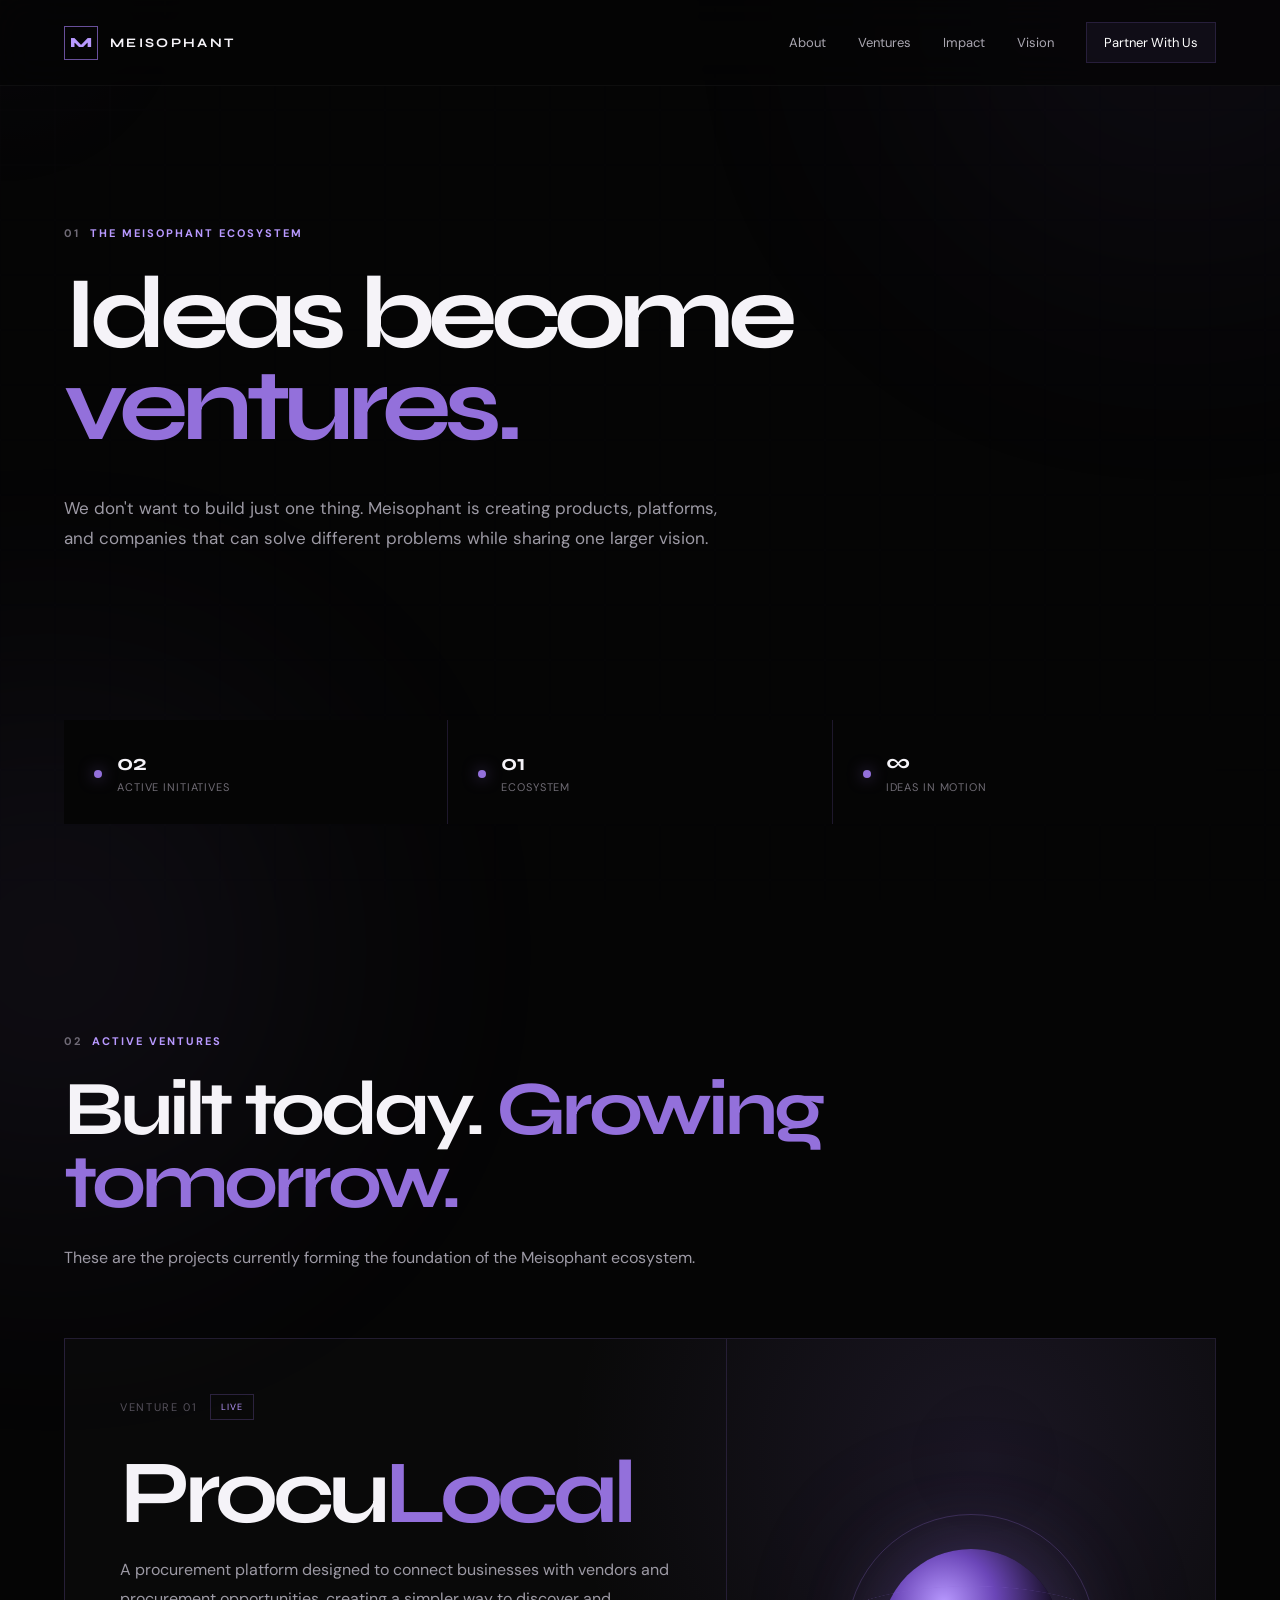
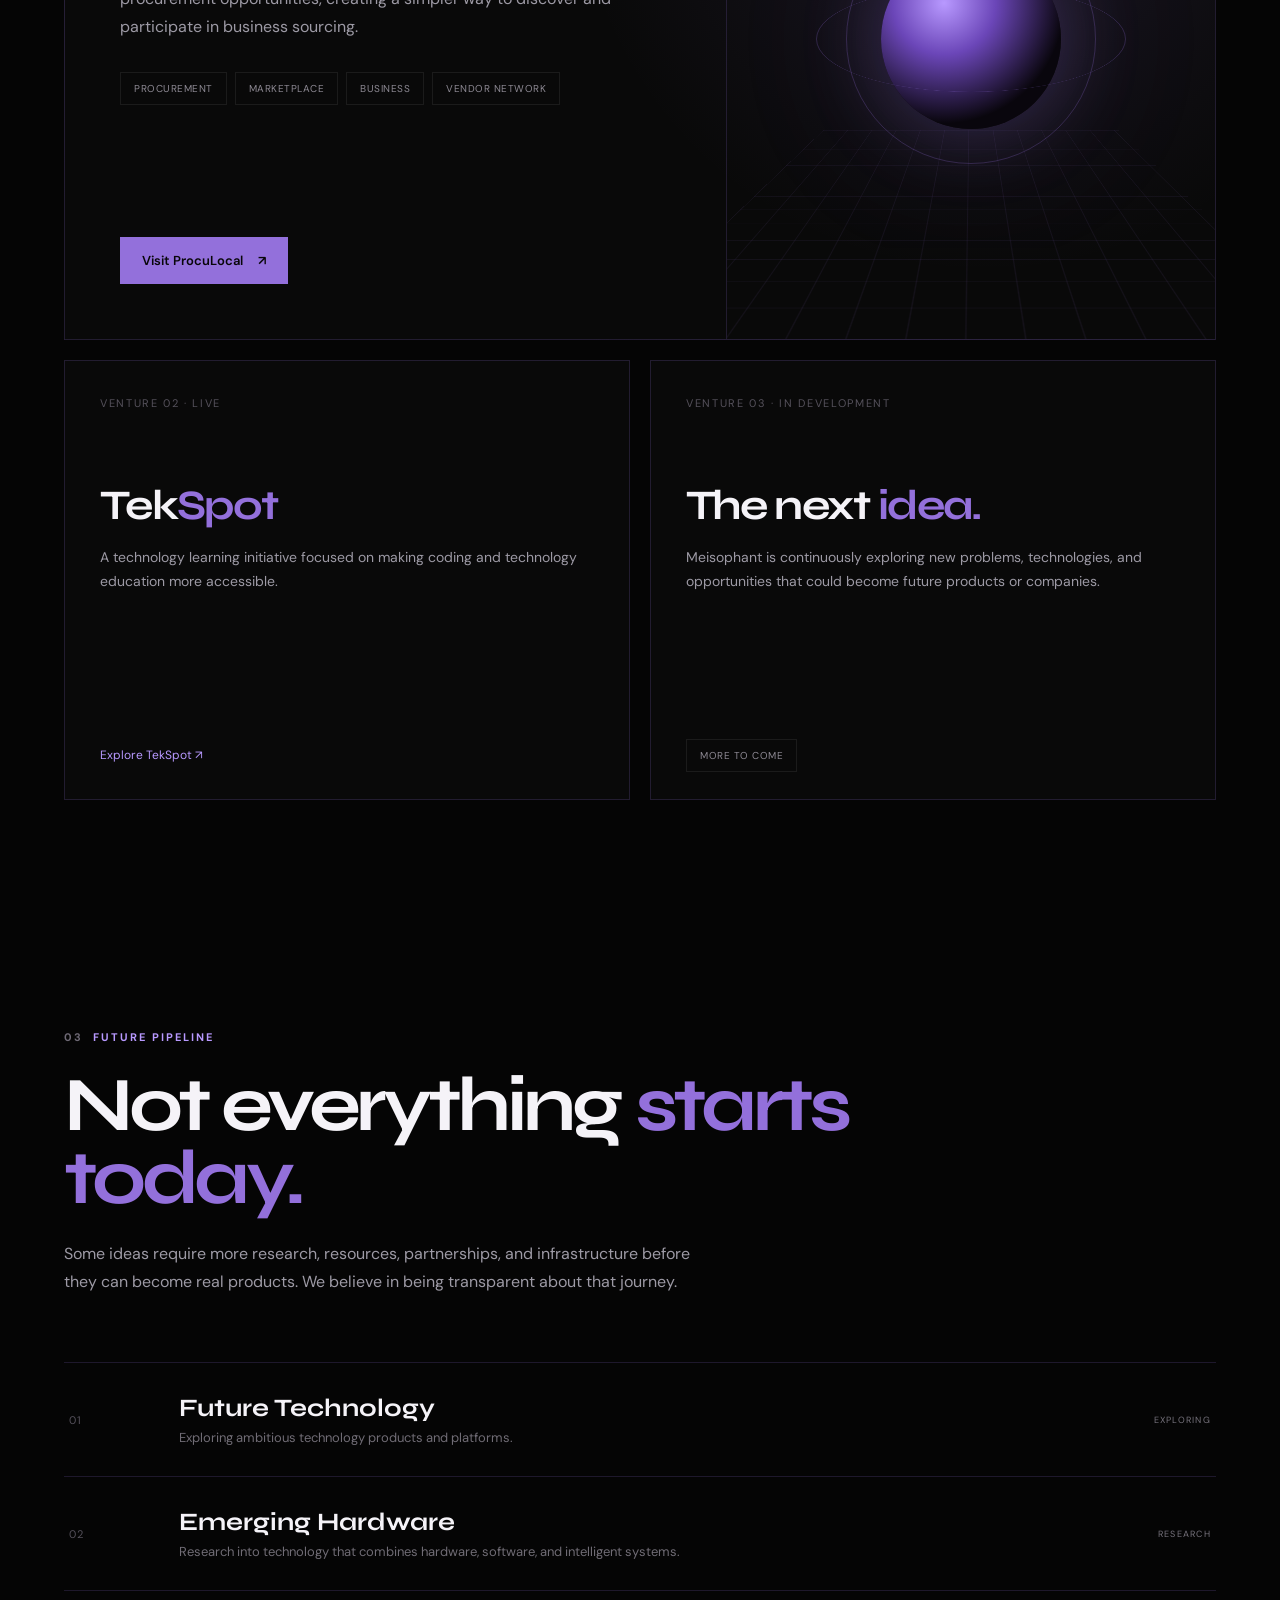
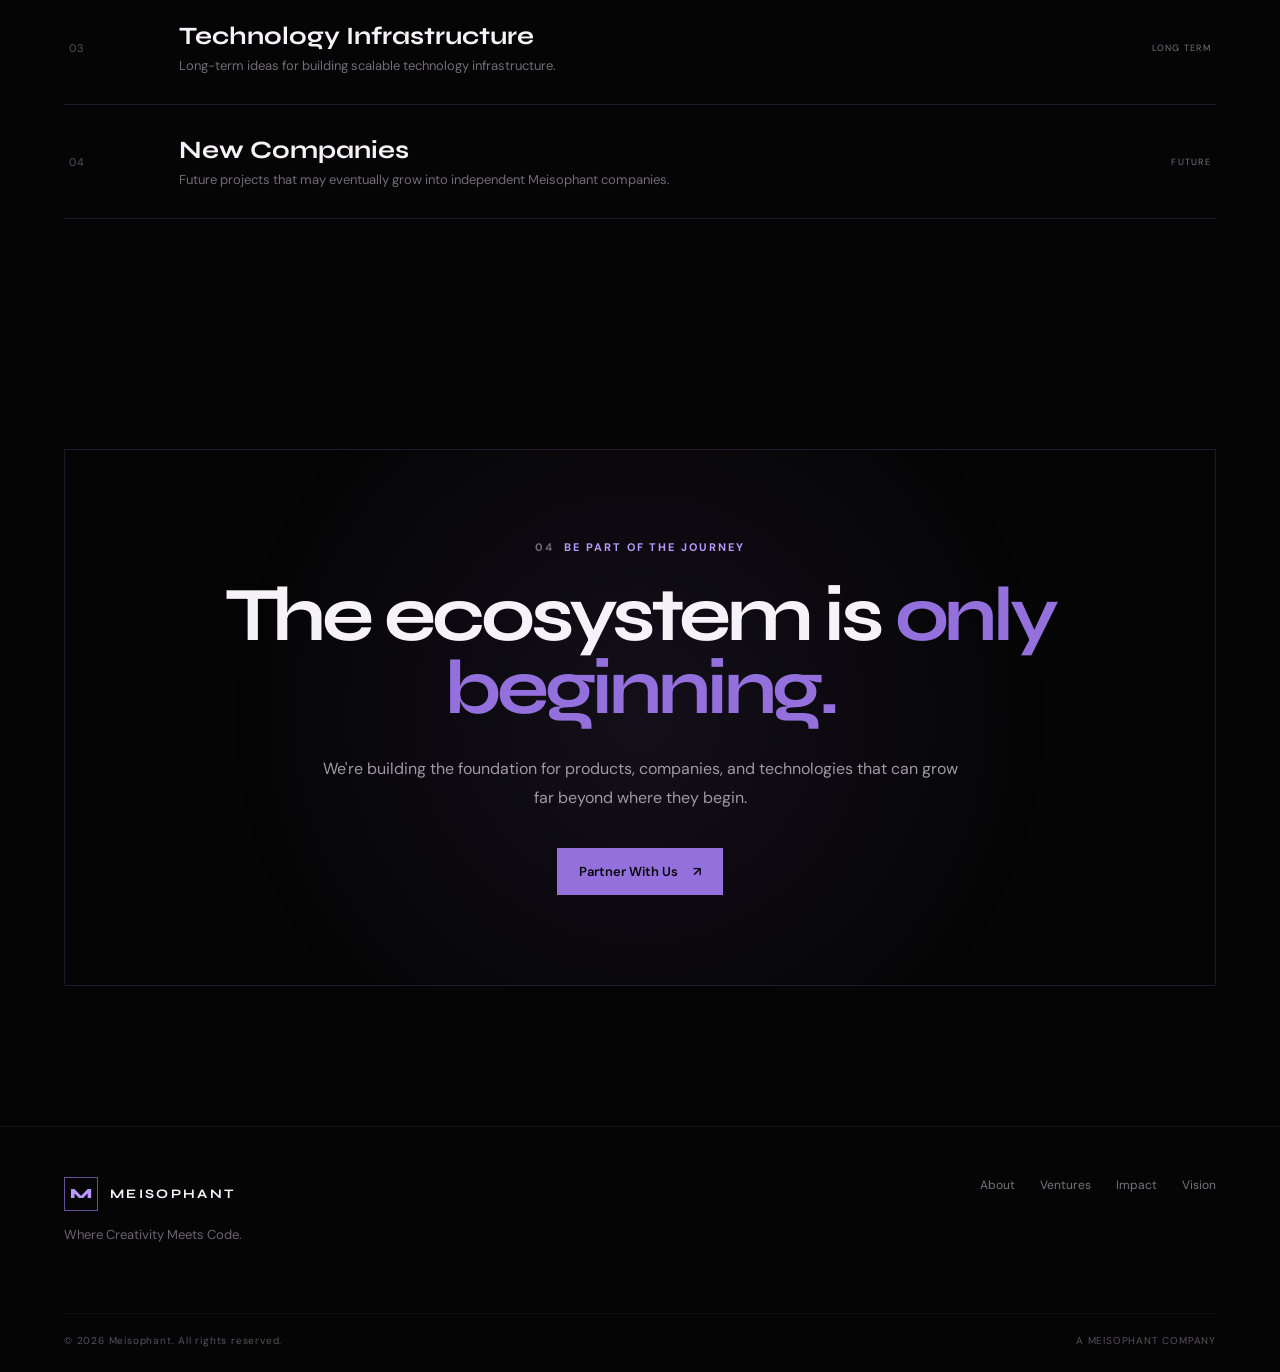
<file: ventures/index.html>
<!DOCTYPE html>
<html lang="en">
<head>
  <meta charset="UTF-8">
  <meta name="viewport" content="width=device-width, initial-scale=1.0">

  <title>Ventures | Meisophant</title>

  <meta
    name="description"
    content="Explore the products, platforms, initiatives, and future ventures being built within the Meisophant ecosystem."
  >

  <meta name="theme-color" content="#050505">

  <link rel="icon" href="https://meisophant.name.ng/favicon.png">

  <link rel="preconnect" href="https://fonts.googleapis.com">
  <link rel="preconnect" href="https://fonts.gstatic.com" crossorigin>

  <link
    href="https://fonts.googleapis.com/css2?family=DM+Sans:wght@400;500;600;700&family=Syne:wght@400;500;600;700;800&display=swap"
    rel="stylesheet"
  >

  <link rel="stylesheet" href="../style.css">

  <style>

    /* =========================
       VENTURES HERO
    ========================== */

    .ventures-hero {
      min-height: 80vh;
      max-width: 1400px;
      margin: auto;
      padding: 160px 5% 100px;

      display: flex;
      flex-direction: column;
      justify-content: center;
    }

    .ventures-hero h1 {
      max-width: 1050px;
      margin-top: 28px;

      font-family: var(--font-display);
      font-size: clamp(4rem, 8vw, 8rem);
      line-height: 0.9;
      letter-spacing: -0.065em;
    }

    .ventures-hero h1 span {
      color: var(--purple);
    }

    .ventures-intro {
      max-width: 680px;
      margin-top: 40px;

      color: var(--muted);
      font-size: 17px;
      line-height: 1.8;
    }


    /* =========================
       STATUS BAR
    ========================== */

    .venture-status {
      max-width: 1400px;
      margin: auto;
      padding: 0 5% 100px;
    }

    .status-grid {
      display: grid;
      grid-template-columns: repeat(3, 1fr);
      gap: 1px;

      background: var(--border);
    }

    .status-item {
      padding: 30px;
      background: var(--black);

      display: flex;
      align-items: center;
      gap: 15px;
    }

    .status-dot {
      width: 8px;
      height: 8px;
      border-radius: 50%;
      background: var(--purple);
      box-shadow: 0 0 15px rgba(147,112,219,0.6);
      flex-shrink: 0;
    }

    .status-item strong {
      display: block;
      font-family: var(--font-display);
      font-size: 22px;
    }

    .status-item span {
      display: block;
      margin-top: 4px;

      color: #706c75;
      font-size: 11px;
      letter-spacing: 0.08em;
    }


    /* =========================
       VENTURES SECTION
    ========================== */

    .ventures-section {
      max-width: 1400px;
      margin: auto;
      padding: 110px 5%;
    }

    .ventures-heading {
      max-width: 800px;
    }

    .ventures-heading h2 {
      margin-top: 25px;

      font-family: var(--font-display);
      font-size: clamp(3rem, 6vw, 6rem);
      line-height: 0.95;
      letter-spacing: -0.055em;
    }

    .ventures-heading h2 span {
      color: var(--purple);
    }

    .ventures-heading p {
      max-width: 650px;
      margin-top: 25px;

      color: var(--muted);
      line-height: 1.8;
    }


    /* =========================
       MAIN VENTURE
    ========================== */

    .main-venture {
      margin-top: 65px;

      display: grid;
      grid-template-columns: 1.15fr 0.85fr;
      min-height: 600px;

      border: 1px solid var(--border);

      background:
        radial-gradient(
          circle at 80% 20%,
          rgba(147,112,219,0.12),
          transparent 40%
        ),
        rgba(255,255,255,0.02);
    }

    .main-venture-info {
      padding: 55px;

      display: flex;
      flex-direction: column;
      justify-content: space-between;
    }

    .venture-meta {
      display: flex;
      align-items: center;
      gap: 12px;
    }

    .venture-index {
      color: #55515b;
      font-size: 11px;
      letter-spacing: 0.15em;
    }

    .venture-state {
      padding: 6px 10px;

      border: 1px solid rgba(147,112,219,0.25);

      color: var(--purple-light);
      font-size: 9px;
      letter-spacing: 0.12em;
    }

    .main-venture-info h3 {
      margin-top: 35px;

      font-family: var(--font-display);
      font-size: clamp(4rem, 7vw, 7rem);
      line-height: 0.85;
      letter-spacing: -0.06em;
    }

    .main-venture-info h3 span {
      color: var(--purple);
    }

    .main-venture-description {
      max-width: 580px;
      margin-top: 25px;

      color: var(--muted);
      font-size: 16px;
      line-height: 1.8;
    }

    .venture-features {
      margin-top: 30px;

      display: flex;
      flex-wrap: wrap;
      gap: 8px;
    }

    .venture-feature {
      padding: 9px 13px;

      border: 1px solid rgba(255,255,255,0.07);

      color: #8e8a94;
      font-size: 10px;
      letter-spacing: 0.05em;
    }

    .venture-action {
      margin-top: 40px;
    }


    /* =========================
       VISUAL PANEL
    ========================== */

    .venture-visual {
      min-height: 600px;

      position: relative;
      overflow: hidden;

      border-left: 1px solid var(--border);

      display: flex;
      align-items: center;
      justify-content: center;
    }

    .visual-grid {
      position: absolute;
      inset: 0;

      background-image:
        linear-gradient(
          rgba(147,112,219,0.08) 1px,
          transparent 1px
        ),
        linear-gradient(
          90deg,
          rgba(147,112,219,0.08) 1px,
          transparent 1px
        );

      background-size: 40px 40px;

      transform: perspective(500px) rotateX(55deg) scale(1.5);
      transform-origin: center bottom;
    }

    .visual-orb {
      width: 180px;
      height: 180px;

      position: relative;
      z-index: 2;

      border-radius: 50%;

      background:
        radial-gradient(
          circle at 35% 30%,
          var(--purple-light),
          var(--purple-dark) 30%,
          #09060d 70%
        );

      box-shadow:
        0 0 80px rgba(147,112,219,0.3),
        0 0 180px rgba(147,112,219,0.12);
    }

    .visual-orb::before,
    .visual-orb::after {
      content: "";
      position: absolute;
      inset: -35px;

      border: 1px solid rgba(147,112,219,0.25);
      border-radius: 50%;
    }

    .visual-orb::after {
      inset: -65px;
      transform: rotateX(70deg);
    }


    /* =========================
       SECONDARY VENTURES
    ========================== */

    .secondary-grid {
      margin-top: 20px;

      display: grid;
      grid-template-columns: repeat(2, 1fr);
      gap: 20px;
    }

    .secondary-card {
      min-height: 440px;
      padding: 35px;

      border: 1px solid var(--border);
      background: rgba(255,255,255,0.02);

      display: flex;
      flex-direction: column;
      justify-content: space-between;

      transition: 0.4s ease;
    }

    .secondary-card:hover {
      transform: translateY(-6px);
      border-color: rgba(147,112,219,0.4);
    }

    .secondary-card .venture-index {
      margin-bottom: 70px;
    }

    .secondary-card h3 {
      font-family: var(--font-display);
      font-size: 42px;
      letter-spacing: -0.04em;
    }

    .secondary-card h3 span {
      color: var(--purple);
    }

    .secondary-card p {
      max-width: 500px;
      margin-top: 15px;

      color: var(--muted);
      line-height: 1.7;
      font-size: 14px;
    }

    .secondary-card a {
      display: inline-flex;
      margin-top: 25px;

      color: var(--purple-light);
      font-size: 12px;
    }


    /* =========================
       FUTURE PIPELINE
    ========================== */

    .pipeline-section {
      max-width: 1400px;
      margin: auto;
      padding: 120px 5%;
    }

    .pipeline-header {
      max-width: 800px;
    }

    .pipeline-header h2 {
      margin-top: 25px;

      font-family: var(--font-display);
      font-size: clamp(3rem, 6vw, 6rem);
      line-height: 0.95;
      letter-spacing: -0.055em;
    }

    .pipeline-header h2 span {
      color: var(--purple);
    }

    .pipeline-header p {
      max-width: 650px;
      margin-top: 25px;

      color: var(--muted);
      line-height: 1.8;
    }

    .pipeline-list {
      margin-top: 65px;

      border-top: 1px solid var(--border);
    }

    .pipeline-item {
      padding: 30px 5px;

      display: grid;
      grid-template-columns: 80px 1fr auto;
      gap: 30px;
      align-items: center;

      border-bottom: 1px solid var(--border);
    }

    .pipeline-number {
      color: #55515b;
      font-size: 11px;
      letter-spacing: 0.12em;
    }

    .pipeline-item h3 {
      font-family: var(--font-display);
      font-size: 25px;
    }

    .pipeline-item p {
      margin-top: 6px;

      color: #706c75;
      font-size: 13px;
    }

    .pipeline-status {
      color: #77737d;
      font-size: 9px;
      letter-spacing: 0.14em;
    }


    /* =========================
       ECOSYSTEM CTA
    ========================== */

    .ventures-cta {
      max-width: 1400px;
      margin: auto;
      padding: 110px 5% 140px;
    }

    .ventures-cta-box {
      padding: 90px 8%;
      text-align: center;

      border: 1px solid var(--border);

      background:
        radial-gradient(
          circle at center,
          rgba(147,112,219,0.1),
          transparent 65%
        );
    }

    .ventures-cta-box .section-label {
      justify-content: center;
    }

    .ventures-cta-box h2 {
      max-width: 900px;
      margin: 25px auto 30px;

      font-family: var(--font-display);
      font-size: clamp(3rem, 6vw, 6rem);
      line-height: 0.95;
      letter-spacing: -0.055em;
    }

    .ventures-cta-box h2 span {
      color: var(--purple);
    }

    .ventures-cta-box p {
      max-width: 650px;
      margin: auto auto 35px;

      color: var(--muted);
      line-height: 1.8;
    }


    /* =========================
       MOBILE
    ========================== */

    @media (max-width: 900px) {

      .status-grid {
        grid-template-columns: 1fr;
      }

      .main-venture {
        grid-template-columns: 1fr;
      }

      .venture-visual {
        min-height: 400px;
        border-left: 0;
        border-top: 1px solid var(--border);
      }

      .secondary-grid {
        grid-template-columns: 1fr;
      }

      .pipeline-item {
        grid-template-columns: 50px 1fr;
      }

      .pipeline-status {
        grid-column: 2;
      }

    }


    @media (max-width: 600px) {

      .ventures-hero {
        min-height: 75vh;
        padding-top: 140px;
      }

      .ventures-hero h1 {
        font-size: 4rem;
      }

      .ventures-section,
      .pipeline-section,
      .ventures-cta {
        padding-top: 90px;
        padding-bottom: 90px;
      }

      .main-venture-info {
        padding: 30px;
      }

      .main-venture-info h3 {
        font-size: 4rem;
      }

      .venture-visual {
        min-height: 330px;
      }

      .visual-orb {
        width: 130px;
        height: 130px;
      }

      .secondary-card {
        min-height: 350px;
      }

      .ventures-cta-box {
        padding: 60px 25px;
      }

    }

  </style>
</head>

<body>

  <!-- =========================
       BACKGROUND
  ========================== -->

  <canvas id="gridCanvas"></canvas>

  <div class="ambient ambient-one"></div>
  <div class="ambient ambient-two"></div>


  <!-- =========================
       NAVIGATION
  ========================== -->

  <header class="site-header">

    <nav class="navbar">

      <a href="../" class="brand">
        <span class="brand-mark">M</span>
        <span class="brand-name">MEISOPHANT</span>
      </a>

      <button
        class="menu-toggle"
        id="menuToggle"
        type="button"
        aria-label="Open navigation"
      >
        <span></span>
        <span></span>
      </button>

      <div class="nav-links" id="navLinks">

        <a href="../about/">About</a>
        <a href="./">Ventures</a>
        <a href="../impact/">Impact</a>
        <a href="../vision/">Vision</a>

        <a href="../contact/" class="nav-cta">
          Partner With Us
        </a>

      </div>

    </nav>

  </header>


  <main>

    <!-- =========================
         HERO
    ========================== -->

    <section class="ventures-hero">

      <div class="section-label">
        <span>01</span>
        THE MEISOPHANT ECOSYSTEM
      </div>

      <h1>
        Ideas become
        <span>ventures.</span>
      </h1>

      <p class="ventures-intro">
        We don't want to build just one thing. Meisophant is creating
        products, platforms, and companies that can solve different
        problems while sharing one larger vision.
      </p>

    </section>


    <!-- =========================
         STATUS
    ========================== -->

    <section class="venture-status">

      <div class="status-grid">

        <div class="status-item">

          <span class="status-dot"></span>

          <div>
            <strong>02</strong>
            <span>ACTIVE INITIATIVES</span>
          </div>

        </div>


        <div class="status-item">

          <span class="status-dot"></span>

          <div>
            <strong>01</strong>
            <span>ECOSYSTEM</span>
          </div>

        </div>


        <div class="status-item">

          <span class="status-dot"></span>

          <div>
            <strong>∞</strong>
            <span>IDEAS IN MOTION</span>
          </div>

        </div>

      </div>

    </section>


    <!-- =========================
         ACTIVE VENTURES
    ========================== -->

    <section class="ventures-section">

      <div class="ventures-heading">

        <div class="section-label">
          <span>02</span>
          ACTIVE VENTURES
        </div>

        <h2>
          Built today.
          <span>Growing tomorrow.</span>
        </h2>

        <p>
          These are the projects currently forming the foundation
          of the Meisophant ecosystem.
        </p>

      </div>


      <!-- PROCULOCAL -->

      <article class="main-venture">

        <div class="main-venture-info">

          <div>

            <div class="venture-meta">

              <span class="venture-index">
                VENTURE 01
              </span>

              <span class="venture-state">
                LIVE
              </span>

            </div>

            <h3>
              Procu<span>Local</span>
            </h3>

            <p class="main-venture-description">
              A procurement platform designed to connect businesses
              with vendors and procurement opportunities, creating a
              simpler way to discover and participate in business
              sourcing.
            </p>

            <div class="venture-features">

              <span class="venture-feature">
                PROCUREMENT
              </span>

              <span class="venture-feature">
                MARKETPLACE
              </span>

              <span class="venture-feature">
                BUSINESS
              </span>

              <span class="venture-feature">
                VENDOR NETWORK
              </span>

            </div>

          </div>


          <div class="venture-action">

            <a
              href="https://proculocal.name.ng/"
              target="_blank"
              rel="noopener"
              class="btn btn-primary"
            >
              Visit ProcuLocal
              <span>↗</span>
            </a>

          </div>

        </div>


        <div class="venture-visual">

          <div class="visual-grid"></div>

          <div class="visual-orb"></div>

        </div>

      </article>


      <!-- TEKSPOT -->

      <div class="secondary-grid">

        <article class="secondary-card">

          <div>

            <div class="venture-index">
              VENTURE 02 · LIVE
            </div>

            <h3>
              Tek<span>Spot</span>
            </h3>

            <p>
              A technology learning initiative focused on making
              coding and technology education more accessible.
            </p>

          </div>

          <div>

            <a
              href="https://tekspot.meisophant.name.ng/"
              target="_blank"
              rel="noopener"
            >
              Explore TekSpot ↗
            </a>

          </div>

        </article>


        <article class="secondary-card">

          <div>

            <div class="venture-index">
              VENTURE 03 · IN DEVELOPMENT
            </div>

            <h3>
              The next
              <span>idea.</span>
            </h3>

            <p>
              Meisophant is continuously exploring new problems,
              technologies, and opportunities that could become
              future products or companies.
            </p>

          </div>

          <div>

            <span class="venture-feature">
              MORE TO COME
            </span>

          </div>

        </article>

      </div>

    </section>


    <!-- =========================
         FUTURE PIPELINE
    ========================== -->

    <section class="pipeline-section">

      <div class="pipeline-header">

        <div class="section-label">
          <span>03</span>
          FUTURE PIPELINE
        </div>

        <h2>
          Not everything
          <span>starts today.</span>
        </h2>

        <p>
          Some ideas require more research, resources, partnerships,
          and infrastructure before they can become real products.
          We believe in being transparent about that journey.
        </p>

      </div>


      <div class="pipeline-list">

        <div class="pipeline-item">

          <div class="pipeline-number">
            01
          </div>

          <div>

            <h3>Future Technology</h3>

            <p>
              Exploring ambitious technology products and platforms.
            </p>

          </div>

          <span class="pipeline-status">
            EXPLORING
          </span>

        </div>


        <div class="pipeline-item">

          <div class="pipeline-number">
            02
          </div>

          <div>

            <h3>Emerging Hardware</h3>

            <p>
              Research into technology that combines hardware,
              software, and intelligent systems.
            </p>

          </div>

          <span class="pipeline-status">
            RESEARCH
          </span>

        </div>


        <div class="pipeline-item">

          <div class="pipeline-number">
            03
          </div>

          <div>

            <h3>Technology Infrastructure</h3>

            <p>
              Long-term ideas for building scalable technology
              infrastructure.
            </p>

          </div>

          <span class="pipeline-status">
            LONG TERM
          </span>

        </div>


        <div class="pipeline-item">

          <div class="pipeline-number">
            04
          </div>

          <div>

            <h3>New Companies</h3>

            <p>
              Future projects that may eventually grow into
              independent Meisophant companies.
            </p>

          </div>

          <span class="pipeline-status">
            FUTURE
          </span>

        </div>

      </div>

    </section>


    <!-- =========================
         CTA
    ========================== -->

    <section class="ventures-cta">

      <div class="ventures-cta-box">

        <div class="section-label">
          <span>04</span>
          BE PART OF THE JOURNEY
        </div>

        <h2>
          The ecosystem is
          <span>only beginning.</span>
        </h2>

        <p>
          We're building the foundation for products, companies,
          and technologies that can grow far beyond where they
          begin.
        </p>

        <a href="./contact/" class="btn btn-primary">
          Partner With Us
          <span>↗</span>
        </a>

      </div>

    </section>

  </main>


  <!-- =========================
       FOOTER
  ========================== -->

  <footer class="footer">

    <div class="footer-top">

      <div class="footer-brand">

        <a href="../" class="brand">
          <span class="brand-mark">M</span>
          <span class="brand-name">MEISOPHANT</span>
        </a>

        <p>
          Where Creativity Meets Code.
        </p>

      </div>


      <div class="footer-links">

        <a href="../about/">About</a>
        <a href="../ventures/">Ventures</a>
        <a href="../impact/">Impact</a>
        <a href="../vision/">Vision</a>

      </div>

    </div>


    <div class="footer-bottom">

      <span>
        © 2026 Meisophant. All rights reserved.
      </span>

      <span>
        A MEISOPHANT COMPANY
      </span>

    </div>

  </footer>


  <script src="../script.js"></script>

</body>
</html>
</file>
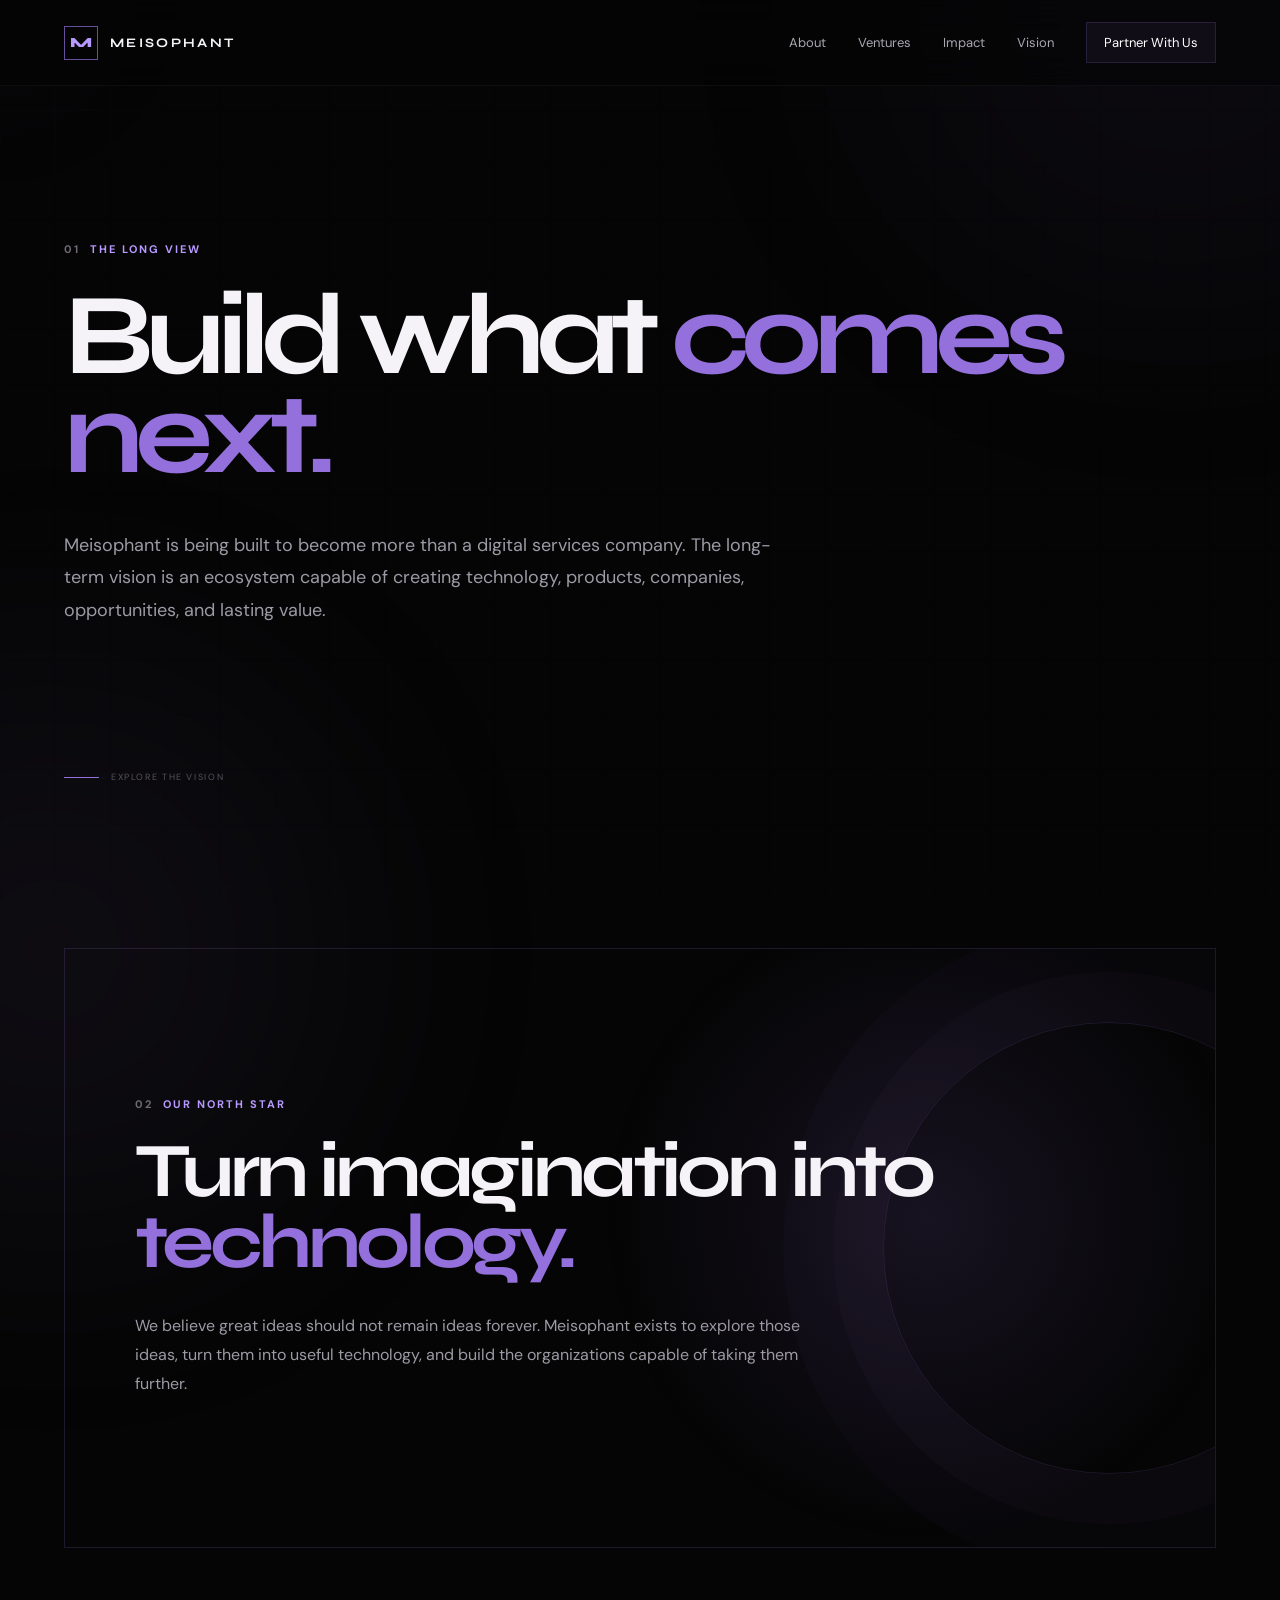
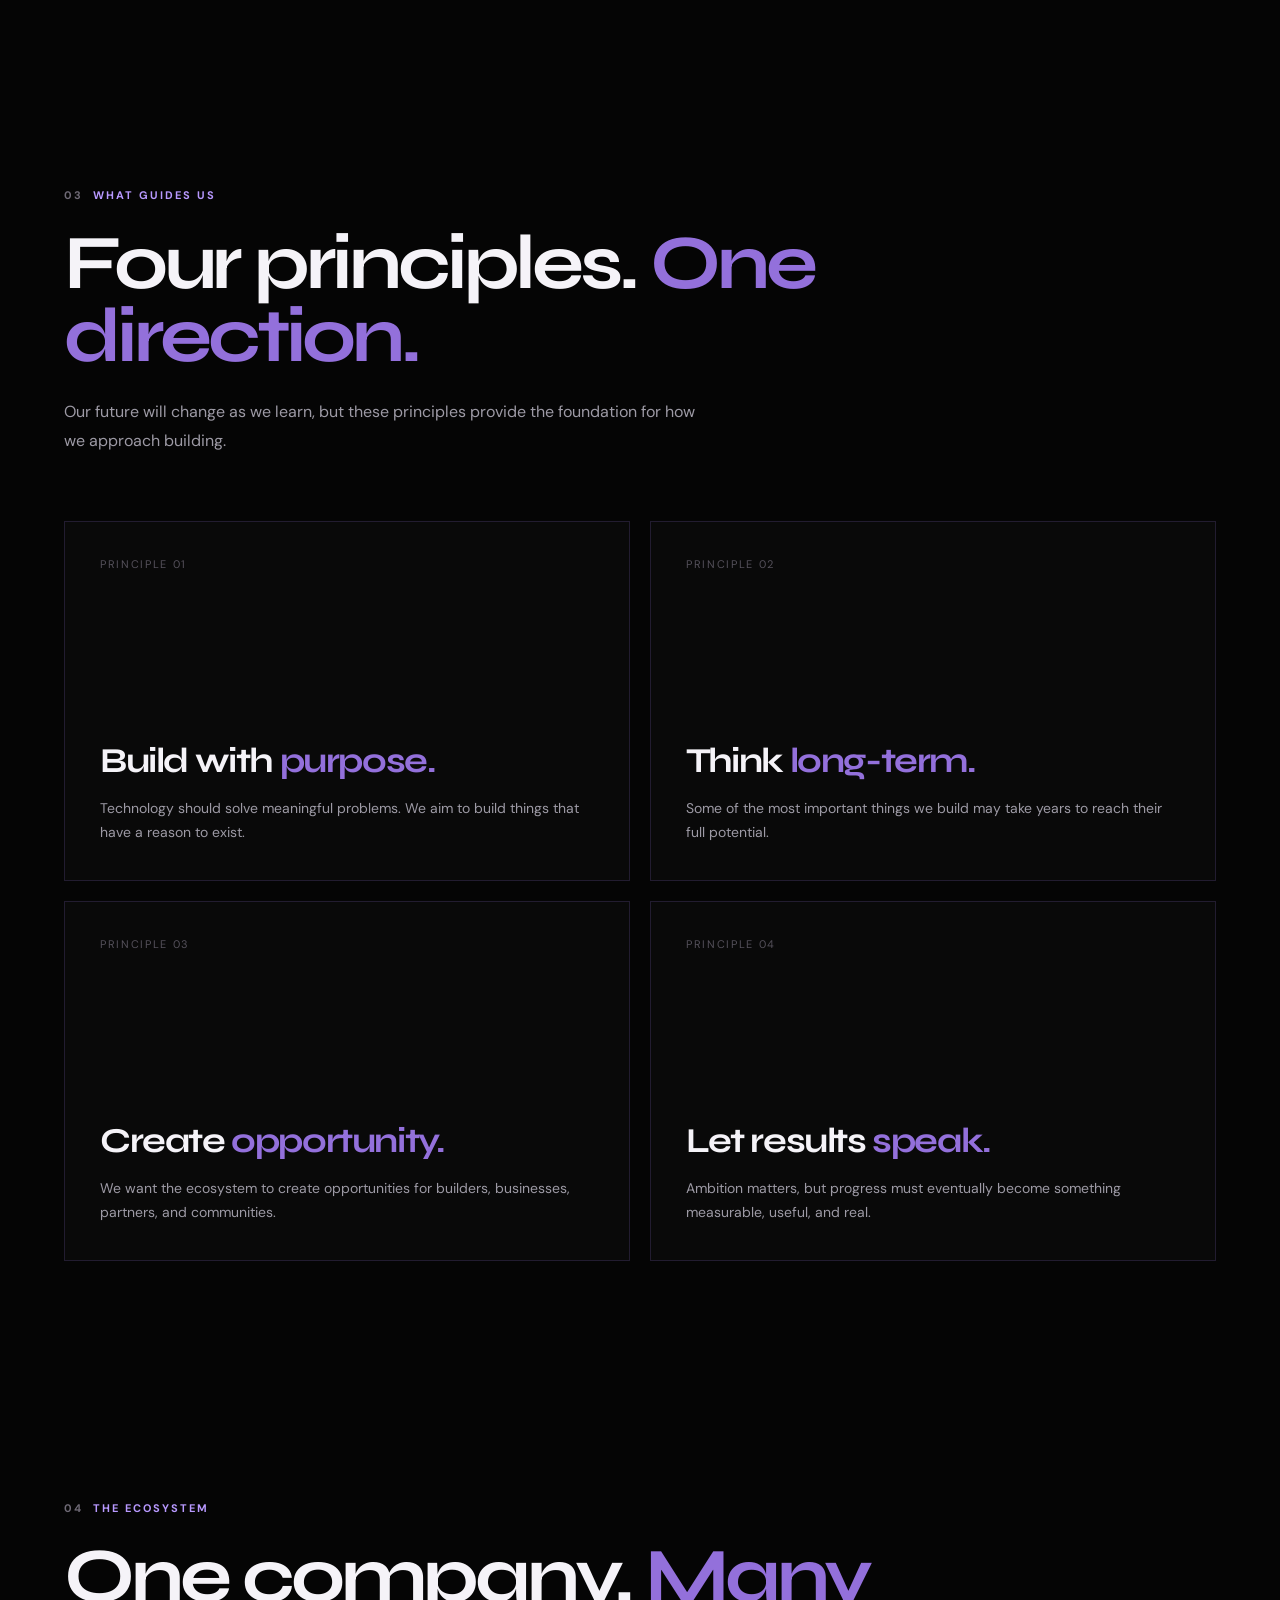
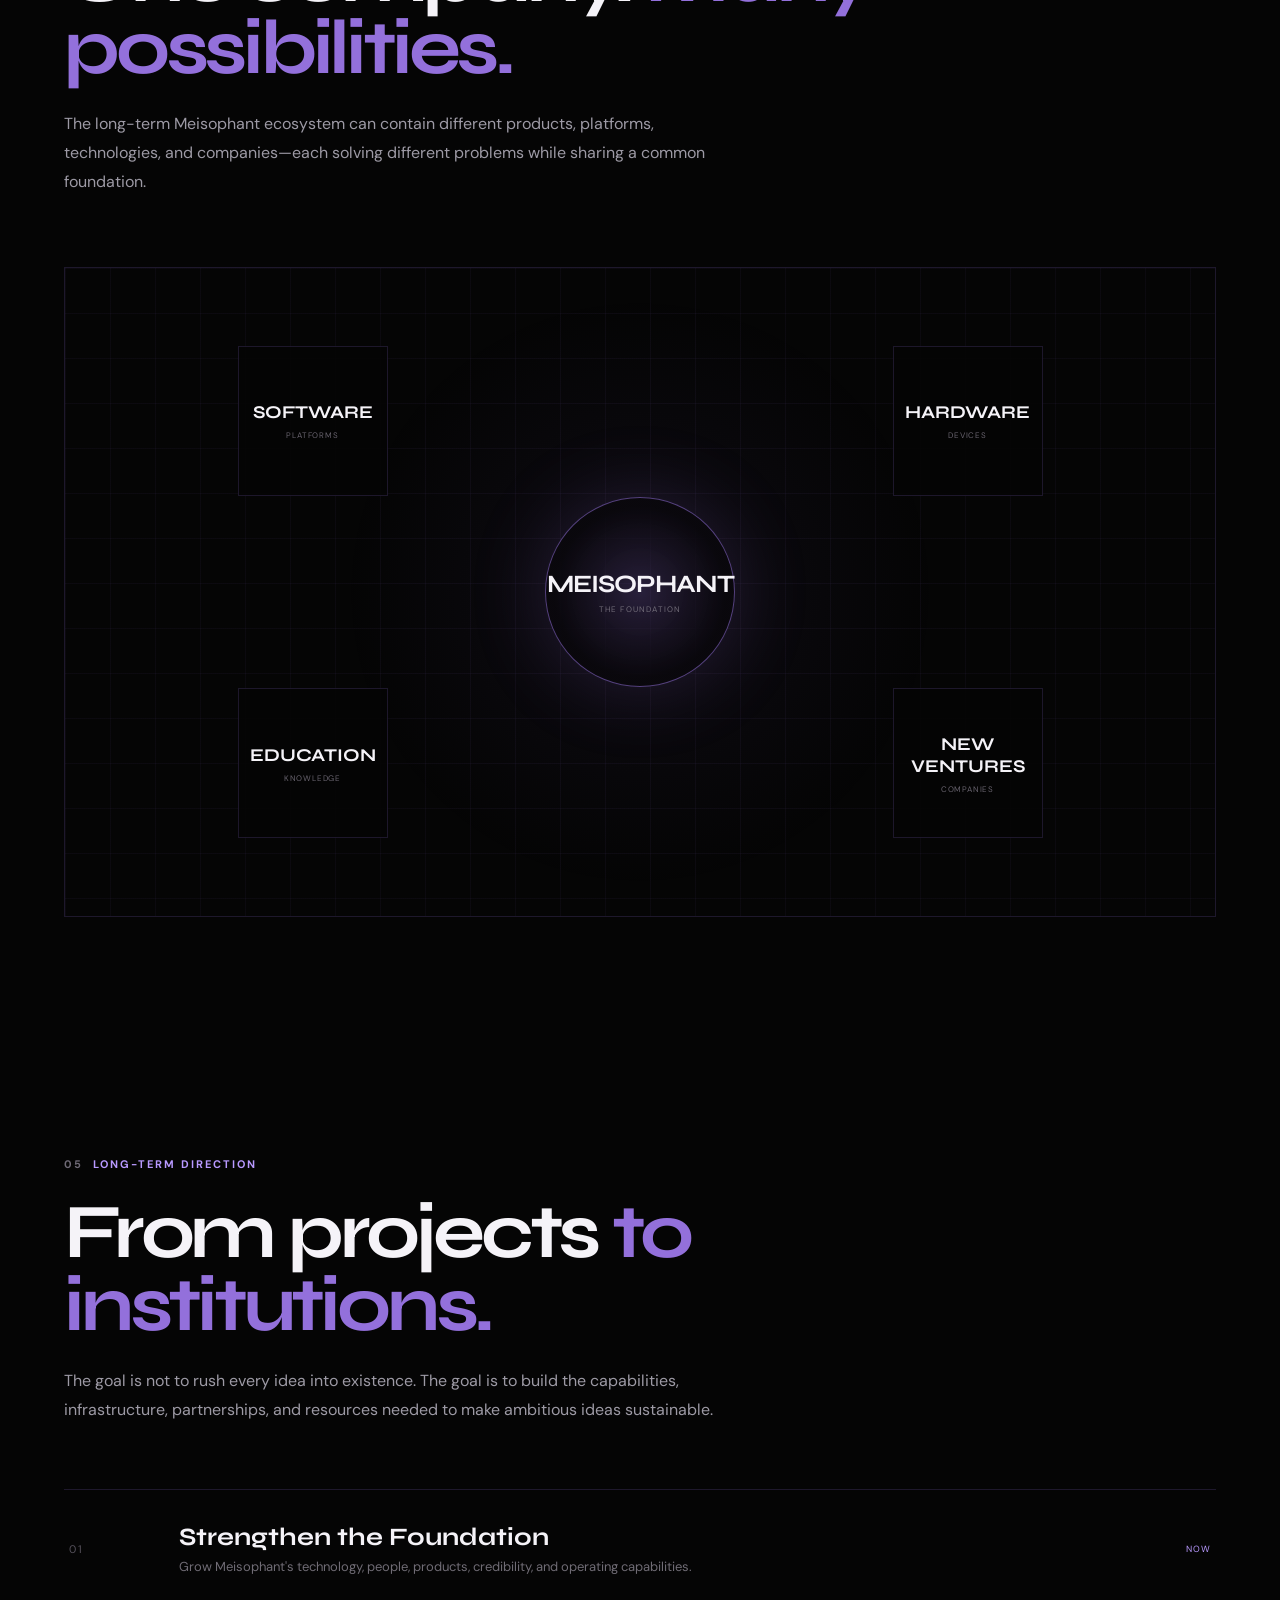
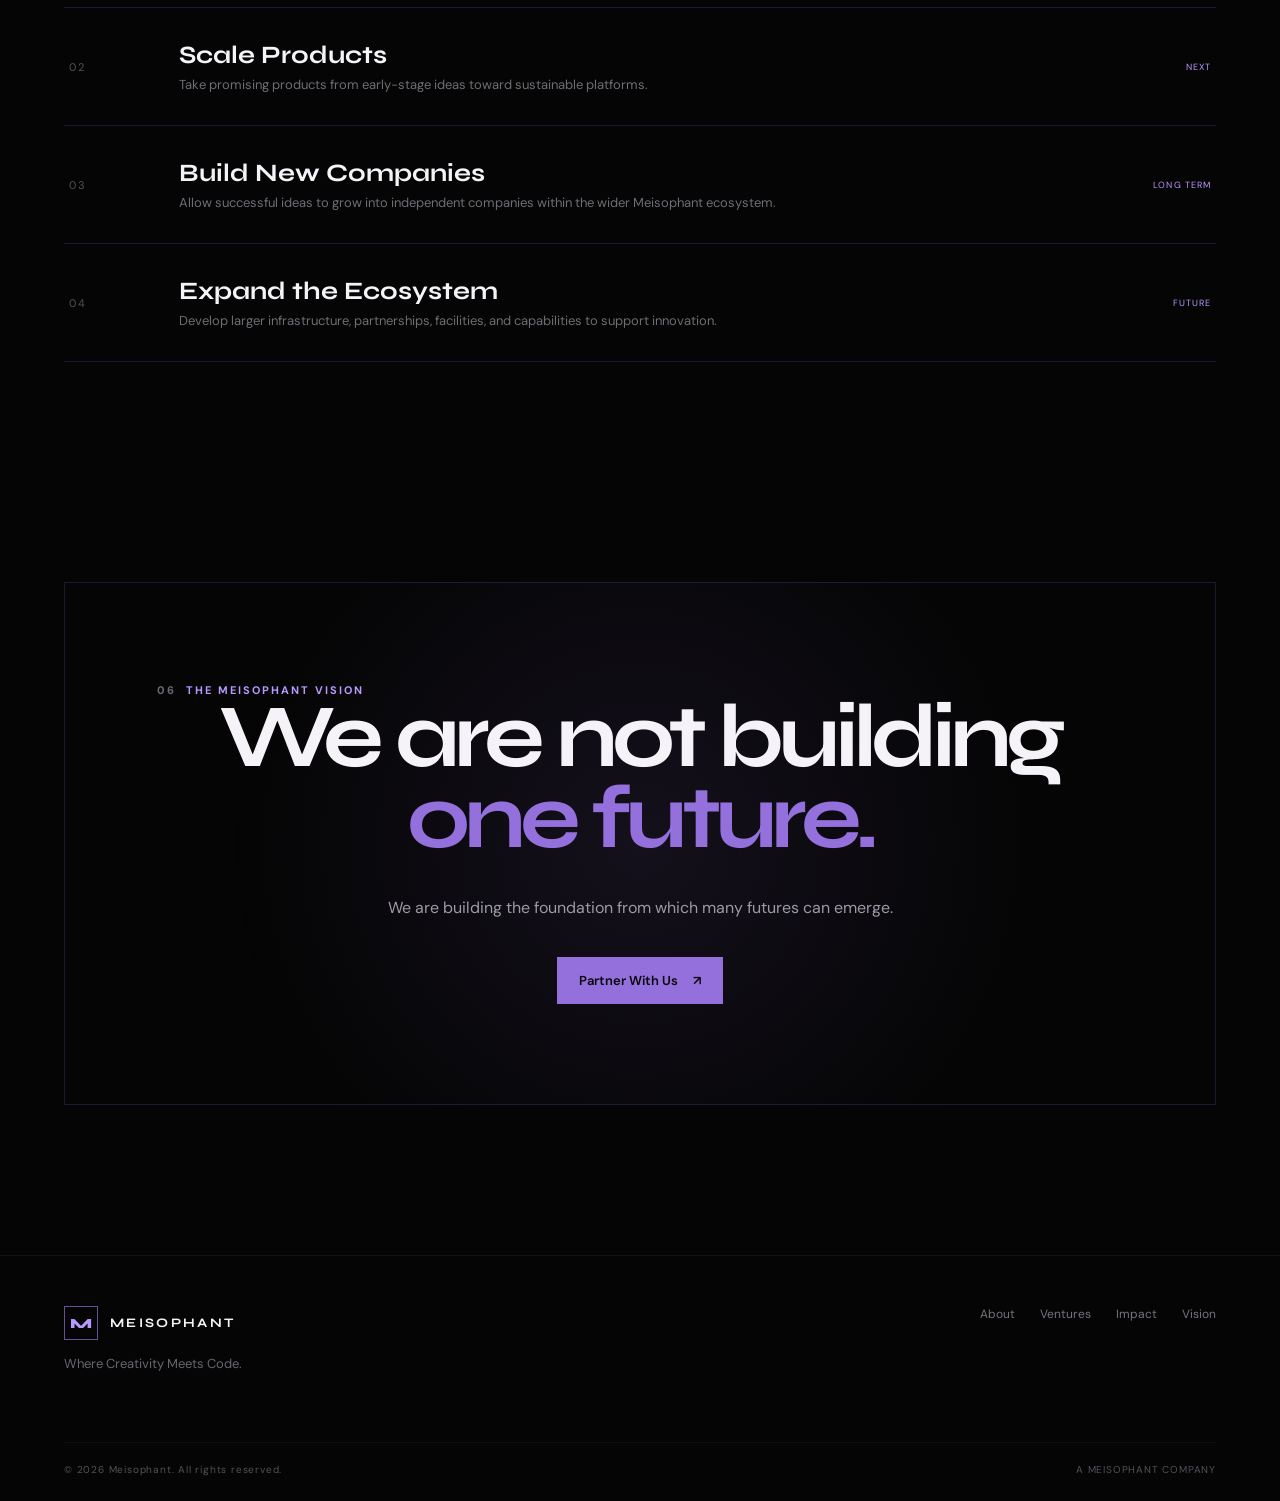
<file: vision/index.html>
<!DOCTYPE html>
<html lang="en">
<head>
  <meta charset="UTF-8">
  <meta name="viewport" content="width=device-width, initial-scale=1.0">

  <title>Vision | Meisophant</title>

  <meta
    name="description"
    content="Discover the long-term vision of Meisophant — building technology, companies, and opportunities for a more connected future."
  >

  <meta name="theme-color" content="#050505">

  <link rel="icon" href="https://meisophant.name.ng/favicon.png">

  <link rel="preconnect" href="https://fonts.googleapis.com">
  <link rel="preconnect" href="https://fonts.gstatic.com" crossorigin>

  <link
    href="https://fonts.googleapis.com/css2?family=DM+Sans:wght@400;500;600;700&family=Syne:wght@400;500;600;700;800&display=swap"
    rel="stylesheet"
  >

  <link rel="stylesheet" href="../style.css">

  <style>

    /* =========================
       VISION HERO
    ========================== */

    .vision-hero {
      min-height: 92vh;
      max-width: 1400px;
      margin: auto;
      padding: 160px 5% 120px;

      display: flex;
      flex-direction: column;
      justify-content: center;

      position: relative;
    }

    .vision-hero h1 {
      max-width: 1200px;
      margin-top: 30px;

      font-family: var(--font-display);
      font-size: clamp(4rem, 9vw, 9rem);
      line-height: 0.86;
      letter-spacing: -0.075em;
    }

    .vision-hero h1 span {
      color: var(--purple);
    }

    .vision-intro {
      max-width: 720px;
      margin-top: 45px;

      color: var(--muted);
      font-size: 18px;
      line-height: 1.8;
    }

    .vision-scroll {
      position: absolute;
      bottom: 45px;
      left: 5%;

      display: flex;
      align-items: center;
      gap: 12px;

      color: #57535d;
      font-size: 9px;
      letter-spacing: 0.18em;
    }

    .vision-scroll::before {
      content: "";

      width: 35px;
      height: 1px;

      background: var(--purple);
    }


    /* =========================
       NORTH STAR
    ========================== */

    .north-star {
      max-width: 1400px;
      margin: auto;
      padding: 120px 5%;
    }

    .north-star-box {
      min-height: 600px;
      padding: 70px;

      border: 1px solid var(--border);

      display: flex;
      flex-direction: column;
      justify-content: center;

      position: relative;
      overflow: hidden;

      background:
        radial-gradient(
          circle at 75% 45%,
          rgba(147,112,219,0.13),
          transparent 35%
        );
    }

    .north-star-box::after {
      content: "";

      position: absolute;
      width: 450px;
      height: 450px;

      right: -120px;
      top: 50%;

      transform: translateY(-50%);

      border: 1px solid rgba(147,112,219,0.15);
      border-radius: 50%;

      box-shadow:
        0 0 0 50px rgba(147,112,219,0.025),
        0 0 0 100px rgba(147,112,219,0.02);
    }

    .north-star-box h2 {
      position: relative;
      z-index: 2;

      max-width: 950px;

      margin-top: 25px;

      font-family: var(--font-display);
      font-size: clamp(3.5rem, 6vw, 6.5rem);
      line-height: 0.92;
      letter-spacing: -0.06em;
    }

    .north-star-box h2 span {
      color: var(--purple);
    }

    .north-star-box p {
      position: relative;
      z-index: 2;

      max-width: 700px;
      margin-top: 35px;

      color: var(--muted);
      line-height: 1.8;
    }


    /* =========================
       PRINCIPLES
    ========================== */

    .principles-section {
      max-width: 1400px;
      margin: auto;
      padding: 120px 5%;
    }

    .principles-header {
      max-width: 800px;
    }

    .principles-header h2 {
      margin-top: 25px;

      font-family: var(--font-display);
      font-size: clamp(3rem, 6vw, 6rem);
      line-height: 0.95;
      letter-spacing: -0.055em;
    }

    .principles-header h2 span {
      color: var(--purple);
    }

    .principles-header p {
      max-width: 650px;
      margin-top: 25px;

      color: var(--muted);
      line-height: 1.8;
    }

    .principles-grid {
      margin-top: 65px;

      display: grid;
      grid-template-columns: repeat(2, 1fr);
      gap: 20px;
    }

    .principle {
      min-height: 360px;
      padding: 35px;

      border: 1px solid var(--border);
      background: rgba(255,255,255,0.02);

      display: flex;
      flex-direction: column;
      justify-content: space-between;

      transition: 0.4s ease;
    }

    .principle:hover {
      transform: translateY(-5px);
      border-color: rgba(147,112,219,0.4);
    }

    .principle-number {
      color: #55515b;
      font-size: 11px;
      letter-spacing: 0.15em;
    }

    .principle h3 {
      margin-top: 40px;

      font-family: var(--font-display);
      font-size: 35px;
      letter-spacing: -0.04em;
    }

    .principle h3 span {
      color: var(--purple);
    }

    .principle p {
      max-width: 500px;
      margin-top: 15px;

      color: var(--muted);
      line-height: 1.7;
      font-size: 14px;
    }


    /* =========================
       ECOSYSTEM
    ========================== */

    .ecosystem-section {
      max-width: 1400px;
      margin: auto;
      padding: 120px 5%;
    }

    .ecosystem-header {
      max-width: 850px;
    }

    .ecosystem-header h2 {
      margin-top: 25px;

      font-family: var(--font-display);
      font-size: clamp(3rem, 6vw, 6rem);
      line-height: 0.95;
      letter-spacing: -0.055em;
    }

    .ecosystem-header h2 span {
      color: var(--purple);
    }

    .ecosystem-header p {
      max-width: 680px;
      margin-top: 25px;

      color: var(--muted);
      line-height: 1.8;
    }


    /* =========================
       ECOSYSTEM DIAGRAM
    ========================== */

    .ecosystem-map {
      min-height: 650px;
      margin-top: 70px;

      position: relative;

      border: 1px solid var(--border);

      overflow: hidden;

      background:
        radial-gradient(
          circle at center,
          rgba(147,112,219,0.07),
          transparent 45%
        );
    }

    .ecosystem-lines {
      position: absolute;
      inset: 0;

      background-image:
        linear-gradient(
          rgba(147,112,219,0.05) 1px,
          transparent 1px
        ),
        linear-gradient(
          90deg,
          rgba(147,112,219,0.05) 1px,
          transparent 1px
        );

      background-size: 45px 45px;
    }

    .ecosystem-core {
      position: absolute;
      top: 50%;
      left: 50%;

      transform: translate(-50%, -50%);

      width: 190px;
      height: 190px;

      border-radius: 50%;

      display: flex;
      align-items: center;
      justify-content: center;

      text-align: center;

      border: 1px solid rgba(147,112,219,0.55);

      background:
        radial-gradient(
          circle,
          rgba(147,112,219,0.2),
          rgba(10,8,13,0.95) 65%
        );

      box-shadow:
        0 0 80px rgba(147,112,219,0.18);
    }

    .ecosystem-core strong {
      font-family: var(--font-display);
      font-size: 25px;
      letter-spacing: -0.04em;
    }

    .ecosystem-core span {
      display: block;

      margin-top: 5px;

      color: #716c78;
      font-size: 8px;
      letter-spacing: 0.15em;
    }

    .ecosystem-node {
      position: absolute;

      width: 150px;
      height: 150px;

      border: 1px solid var(--border);

      background: rgba(5,5,5,0.9);

      display: flex;
      align-items: center;
      justify-content: center;

      text-align: center;

      transition: 0.4s ease;
    }

    .ecosystem-node:hover {
      border-color: rgba(147,112,219,0.5);
      transform: scale(1.04);
    }

    .ecosystem-node strong {
      display: block;

      font-family: var(--font-display);
      font-size: 18px;
    }

    .ecosystem-node span {
      display: block;

      margin-top: 7px;

      color: #68636e;
      font-size: 8px;
      letter-spacing: 0.1em;
    }

    .node-one {
      top: 12%;
      left: 15%;
    }

    .node-two {
      top: 12%;
      right: 15%;
    }

    .node-three {
      bottom: 12%;
      left: 15%;
    }

    .node-four {
      bottom: 12%;
      right: 15%;
    }


    /* =========================
       LONG TERM
    ========================== */

    .future-section {
      max-width: 1400px;
      margin: auto;
      padding: 120px 5%;
    }

    .future-header {
      max-width: 850px;
    }

    .future-header h2 {
      margin-top: 25px;

      font-family: var(--font-display);
      font-size: clamp(3rem, 6vw, 6rem);
      line-height: 0.95;
      letter-spacing: -0.055em;
    }

    .future-header h2 span {
      color: var(--purple);
    }

    .future-header p {
      max-width: 680px;
      margin-top: 25px;

      color: var(--muted);
      line-height: 1.8;
    }

    .future-list {
      margin-top: 65px;

      border-top: 1px solid var(--border);
    }

    .future-item {
      padding: 32px 5px;

      display: grid;
      grid-template-columns: 80px 1fr 160px;
      gap: 30px;
      align-items: center;

      border-bottom: 1px solid var(--border);
    }

    .future-number {
      color: #55515b;
      font-size: 11px;
      letter-spacing: 0.14em;
    }

    .future-item h3 {
      font-family: var(--font-display);
      font-size: 25px;
    }

    .future-item p {
      margin-top: 6px;

      color: #706c75;
      font-size: 13px;
    }

    .future-horizon {
      text-align: right;

      color: var(--purple-light);
      font-size: 9px;
      letter-spacing: 0.12em;
    }


    /* =========================
       FINAL STATEMENT
    ========================== */

    .statement-section {
      max-width: 1400px;
      margin: auto;
      padding: 100px 5% 150px;
    }

    .statement-box {
      padding: 100px 8%;

      text-align: center;

      border: 1px solid var(--border);

      background:
        radial-gradient(
          circle at center,
          rgba(147,112,219,0.11),
          transparent 65%
        );
    }

    .statement-box h2 {
      max-width: 1000px;
      margin: auto;

      font-family: var(--font-display);
      font-size: clamp(3.5rem, 7vw, 7rem);
      line-height: 0.9;
      letter-spacing: -0.065em;
    }

    .statement-box h2 span {
      color: var(--purple);
    }

    .statement-box p {
      max-width: 650px;
      margin: 35px auto 0;

      color: var(--muted);
      line-height: 1.8;
    }

    .statement-box .btn {
      margin-top: 35px;
    }


    /* =========================
       MOBILE
    ========================== */

    @media (max-width: 900px) {

      .principles-grid {
        grid-template-columns: 1fr;
      }

      .ecosystem-node {
        width: 125px;
        height: 125px;
      }

      .ecosystem-core {
        width: 160px;
        height: 160px;
      }

      .future-item {
        grid-template-columns: 50px 1fr;
      }

      .future-horizon {
        grid-column: 2;
        text-align: left;
      }

    }


    @media (max-width: 600px) {

      .vision-hero {
        min-height: 80vh;
        padding-top: 140px;
      }

      .vision-hero h1 {
        font-size: 4rem;
      }

      .vision-intro {
        font-size: 15px;
      }

      .north-star,
      .principles-section,
      .ecosystem-section,
      .future-section,
      .statement-section {
        padding-top: 90px;
        padding-bottom: 90px;
      }

      .north-star-box {
        min-height: 500px;
        padding: 35px;
      }

      .north-star-box::after {
        width: 280px;
        height: 280px;
        right: -150px;
      }

      .ecosystem-map {
        min-height: 600px;
      }

      .ecosystem-node {
        width: 100px;
        height: 100px;
      }

      .ecosystem-node strong {
        font-size: 13px;
      }

      .ecosystem-node span {
        font-size: 6px;
      }

      .ecosystem-core {
        width: 135px;
        height: 135px;
      }

      .ecosystem-core strong {
        font-size: 18px;
      }

      .node-one {
        top: 8%;
        left: 5%;
      }

      .node-two {
        top: 8%;
        right: 5%;
      }

      .node-three {
        bottom: 8%;
        left: 5%;
      }

      .node-four {
        bottom: 8%;
        right: 5%;
      }

      .statement-box {
        padding: 70px 25px;
      }

    }

  </style>
</head>

<body>

  <!-- =========================
       BACKGROUND
  ========================== -->

  <canvas id="gridCanvas"></canvas>

  <div class="ambient ambient-one"></div>
  <div class="ambient ambient-two"></div>


  <!-- =========================
       NAVIGATION
  ========================== -->

  <header class="site-header">

    <nav class="navbar">

      <a href="../" class="brand">

        <span class="brand-mark">M</span>
        <span class="brand-name">MEISOPHANT</span>

      </a>


      <button
        class="menu-toggle"
        id="menuToggle"
        type="button"
        aria-label="Open navigation"
      >
        <span></span>
        <span></span>
      </button>


      <div class="nav-links" id="navLinks">

        <a href="../about/">About</a>
        <a href="../ventures/">Ventures</a>
        <a href="../impact/">Impact</a>
        <a href="./">Vision</a>

        <a href="../contact/" class="nav-cta">
          Partner With Us
        </a>

      </div>

    </nav>

  </header>


  <main>

    <!-- =========================
         HERO
    ========================== -->

    <section class="vision-hero">

      <div class="section-label">
        <span>01</span>
        THE LONG VIEW
      </div>

      <h1>
        Build what
        <span>comes next.</span>
      </h1>

      <p class="vision-intro">
        Meisophant is being built to become more than a digital
        services company. The long-term vision is an ecosystem
        capable of creating technology, products, companies,
        opportunities, and lasting value.
      </p>

      <div class="vision-scroll">
        EXPLORE THE VISION
      </div>

    </section>


    <!-- =========================
         NORTH STAR
    ========================== -->

    <section class="north-star">

      <div class="north-star-box">

        <div class="section-label">
          <span>02</span>
          OUR NORTH STAR
        </div>

        <h2>
          Turn imagination into
          <span>technology.</span>
        </h2>

        <p>
          We believe great ideas should not remain ideas forever.
          Meisophant exists to explore those ideas, turn them into
          useful technology, and build the organizations capable of
          taking them further.
        </p>

      </div>

    </section>


    <!-- =========================
         PRINCIPLES
    ========================== -->

    <section class="principles-section">

      <div class="principles-header">

        <div class="section-label">
          <span>03</span>
          WHAT GUIDES US
        </div>

        <h2>
          Four principles.
          <span>One direction.</span>
        </h2>

        <p>
          Our future will change as we learn, but these principles
          provide the foundation for how we approach building.
        </p>

      </div>


      <div class="principles-grid">

        <article class="principle">

          <div class="principle-number">
            PRINCIPLE 01
          </div>

          <div>

            <h3>
              Build with
              <span>purpose.</span>
            </h3>

            <p>
              Technology should solve meaningful problems. We aim
              to build things that have a reason to exist.
            </p>

          </div>

        </article>


        <article class="principle">

          <div class="principle-number">
            PRINCIPLE 02
          </div>

          <div>

            <h3>
              Think
              <span>long-term.</span>
            </h3>

            <p>
              Some of the most important things we build may take
              years to reach their full potential.
            </p>

          </div>

        </article>


        <article class="principle">

          <div class="principle-number">
            PRINCIPLE 03
          </div>

          <div>

            <h3>
              Create
              <span>opportunity.</span>
            </h3>

            <p>
              We want the ecosystem to create opportunities for
              builders, businesses, partners, and communities.
            </p>

          </div>

        </article>


        <article class="principle">

          <div class="principle-number">
            PRINCIPLE 04
          </div>

          <div>

            <h3>
              Let results
              <span>speak.</span>
            </h3>

            <p>
              Ambition matters, but progress must eventually become
              something measurable, useful, and real.
            </p>

          </div>

        </article>

      </div>

    </section>


    <!-- =========================
         ECOSYSTEM
    ========================== -->

    <section class="ecosystem-section">

      <div class="ecosystem-header">

        <div class="section-label">
          <span>04</span>
          THE ECOSYSTEM
        </div>

        <h2>
          One company.
          <span>Many possibilities.</span>
        </h2>

        <p>
          The long-term Meisophant ecosystem can contain different
          products, platforms, technologies, and companies—each
          solving different problems while sharing a common foundation.
        </p>

      </div>


      <div class="ecosystem-map">

        <div class="ecosystem-lines"></div>


        <div class="ecosystem-core">

          <div>

            <strong>MEISOPHANT</strong>

            <span>
              THE FOUNDATION
            </span>

          </div>

        </div>


        <div class="ecosystem-node node-one">

          <div>

            <strong>SOFTWARE</strong>

            <span>
              PLATFORMS
            </span>

          </div>

        </div>


        <div class="ecosystem-node node-two">

          <div>

            <strong>HARDWARE</strong>

            <span>
              DEVICES
            </span>

          </div>

        </div>


        <div class="ecosystem-node node-three">

          <div>

            <strong>EDUCATION</strong>

            <span>
              KNOWLEDGE
            </span>

          </div>

        </div>


        <div class="ecosystem-node node-four">

          <div>

            <strong>NEW VENTURES</strong>

            <span>
              COMPANIES
            </span>

          </div>

        </div>

      </div>

    </section>


    <!-- =========================
         LONG TERM
    ========================== -->

    <section class="future-section">

      <div class="future-header">

        <div class="section-label">
          <span>05</span>
          LONG-TERM DIRECTION
        </div>

        <h2>
          From projects
          <span>to institutions.</span>
        </h2>

        <p>
          The goal is not to rush every idea into existence.
          The goal is to build the capabilities, infrastructure,
          partnerships, and resources needed to make ambitious
          ideas sustainable.
        </p>

      </div>


      <div class="future-list">

        <div class="future-item">

          <div class="future-number">
            01
          </div>

          <div>

            <h3>Strengthen the Foundation</h3>

            <p>
              Grow Meisophant's technology, people, products,
              credibility, and operating capabilities.
            </p>

          </div>

          <div class="future-horizon">
            NOW
          </div>

        </div>


        <div class="future-item">

          <div class="future-number">
            02
          </div>

          <div>

            <h3>Scale Products</h3>

            <p>
              Take promising products from early-stage ideas
              toward sustainable platforms.
            </p>

          </div>

          <div class="future-horizon">
            NEXT
          </div>

        </div>


        <div class="future-item">

          <div class="future-number">
            03
          </div>

          <div>

            <h3>Build New Companies</h3>

            <p>
              Allow successful ideas to grow into independent
              companies within the wider Meisophant ecosystem.
            </p>

          </div>

          <div class="future-horizon">
            LONG TERM
          </div>

        </div>


        <div class="future-item">

          <div class="future-number">
            04
          </div>

          <div>

            <h3>Expand the Ecosystem</h3>

            <p>
              Develop larger infrastructure, partnerships,
              facilities, and capabilities to support innovation.
            </p>

          </div>

          <div class="future-horizon">
            FUTURE
          </div>

        </div>

      </div>

    </section>


    <!-- =========================
         FINAL STATEMENT
    ========================== -->

    <section class="statement-section">

      <div class="statement-box">

        <div class="section-label">
          <span>06</span>
          THE MEISOPHANT VISION
        </div>

        <h2>
          We are not building
          <span>one future.</span>
        </h2>

        <p>
          We are building the foundation from which many futures
          can emerge.
        </p>

        <a href="../contact/" class="btn btn-primary">
          Partner With Us
          <span>↗</span>
        </a>

      </div>

    </section>

  </main>


  <!-- =========================
       FOOTER
  ========================== -->

  <footer class="footer">

    <div class="footer-top">

      <div class="footer-brand">

        <a href="../" class="brand">

          <span class="brand-mark">M</span>
          <span class="brand-name">MEISOPHANT</span>

        </a>

        <p>
          Where Creativity Meets Code.
        </p>

      </div>


      <div class="footer-links">

        <a href="../about/">About</a>
        <a href="../ventures/">Ventures</a>
        <a href="../impact/">Impact</a>
        <a href="../vision/">Vision</a>

      </div>

    </div>


    <div class="footer-bottom">

      <span>
        © 2026 Meisophant. All rights reserved.
      </span>

      <span>
        A MEISOPHANT COMPANY
      </span>

    </div>

  </footer>


  <script src="../script.js"></script>

</body>
</html>
</file>
<file: style.css>
:root {
  --black: #050505;
  --black-soft: #0a0a0c;
  --white: #f5f3f8;
  --muted: #9d9aa5;

  --purple: mediumpurple;
  --purple-light: #b899ff;
  --purple-dark: #6b46b8;

  --border: rgba(147, 112, 219, 0.18);
  --glass: rgba(255, 255, 255, 0.035);

  --font-display: "Syne", sans-serif;
  --font-body: "DM Sans", sans-serif;
}


/* =========================
   RESET
========================= */

* {
  margin: 0;
  padding: 0;
  box-sizing: border-box;
}

html {
  scroll-behavior: smooth;
}

body {
  background: var(--black);
  color: var(--white);
  font-family: var(--font-body);
  overflow-x: hidden;
}

a {
  color: inherit;
  text-decoration: none;
}


/* =========================
   BACKGROUND
========================= */

#gridCanvas {
  position: fixed;
  inset: 0;
  width: 100%;
  height: 100%;
  z-index: -5;
  opacity: 0.3;
}

.ambient {
  position: fixed;
  width: 500px;
  height: 500px;
  border-radius: 50%;
  filter: blur(140px);
  pointer-events: none;
  z-index: -4;
  opacity: 0.08;
}

.ambient-one {
  background: var(--purple);
  top: -250px;
  right: -150px;
}

.ambient-two {
  background: var(--purple-light);
  bottom: -300px;
  left: -200px;
}


/* =========================
   NAVBAR
========================= */

.site-header {
  position: fixed;
  top: 0;
  left: 0;
  width: 100%;
  z-index: 100;
  padding: 22px 5%;
  backdrop-filter: blur(18px);
  background: rgba(5, 5, 5, 0.68);
  border-bottom: 1px solid rgba(255,255,255,0.04);
}

.navbar {
  max-width: 1400px;
  margin: auto;
  display: flex;
  align-items: center;
  justify-content: space-between;
}

.brand {
  display: flex;
  align-items: center;
  gap: 12px;
}

.brand-mark {
  width: 34px;
  height: 34px;
  display: grid;
  place-items: center;
  border: 1px solid rgba(147, 112, 219, 0.7);
  color: var(--purple-light);
  font-family: var(--font-display);
  font-weight: 800;
  font-size: 14px;
}

.brand-name {
  font-family: var(--font-display);
  font-size: 13px;
  letter-spacing: 0.18em;
  font-weight: 700;
}

.nav-links {
  display: flex;
  align-items: center;
  gap: 32px;
}

.nav-links a {
  color: #aaa7b1;
  font-size: 13px;
  transition: 0.3s ease;
}

.nav-links a:hover {
  color: white;
}

.nav-links .nav-cta {
  color: white;
  border: 1px solid var(--border);
  padding: 11px 17px;
  background: rgba(147,112,219,0.07);
}

.menu-toggle {
  display: none;
  background: none;
  border: 0;
}


/* =========================
   HERO
========================= */

.hero {
  min-height: 100vh;
  max-width: 1400px;
  margin: auto;
  padding: 150px 5% 80px;

  display: flex;
  align-items: center;
  justify-content: space-between;

  position: relative;
}

.hero-content {
  max-width: 760px;
}

.eyebrow,
.section-label {
  display: flex;
  align-items: center;
  gap: 10px;

  color: var(--purple-light);
  font-size: 11px;
  font-weight: 700;
  letter-spacing: 0.18em;
}

.eyebrow-dot {
  width: 7px;
  height: 7px;
  border-radius: 50%;
  background: var(--purple);
  box-shadow: 0 0 18px var(--purple);
}

.hero h1 {
  font-family: var(--font-display);
  font-size: clamp(4rem, 8vw, 8rem);
  line-height: 0.9;
  letter-spacing: -0.065em;
  margin: 28px 0;
}

.hero h1 span,
h2 span {
  color: var(--purple);
}

.hero-description {
  max-width: 560px;
  color: var(--muted);
  font-size: 17px;
  line-height: 1.8;
}

.hero-actions {
  display: flex;
  gap: 14px;
  margin-top: 36px;
}

.btn {
  display: inline-flex;
  align-items: center;
  gap: 15px;
  padding: 15px 22px;
  font-size: 13px;
  font-weight: 600;
  transition: 0.3s ease;
}

.btn-primary {
  background: var(--purple);
  color: #080609;
}

.btn-primary:hover {
  transform: translateY(-3px);
  box-shadow: 0 12px 35px rgba(147,112,219,0.25);
}

.btn-ghost {
  border: 1px solid var(--border);
  color: #d0ccd6;
}

.btn-ghost:hover {
  border-color: var(--purple);
}


/* =========================
   ORBIT
========================= */

.hero-orbit {
  width: 360px;
  height: 360px;
  position: relative;
  flex-shrink: 0;
}

.orbit-ring {
  position: absolute;
  inset: 0;
  border: 1px solid rgba(147,112,219,0.16);
  border-radius: 50%;
}

.ring-one {
  transform: rotateX(65deg);
}

.ring-two {
  transform: rotateY(65deg);
}

.ring-three {
  transform: rotate(45deg) scale(0.7);
}

.orbit-core {
  position: absolute;
  inset: 50%;
  width: 110px;
  height: 110px;
  transform: translate(-50%, -50%);
  border-radius: 50%;

  display: grid;
  place-items: center;

  background: radial-gradient(
    circle,
    rgba(147,112,219,0.3),
    rgba(5,5,5,0.9) 70%
  );

  border: 1px solid rgba(147,112,219,0.5);
  box-shadow:
    0 0 70px rgba(147,112,219,0.15),
    inset 0 0 40px rgba(147,112,219,0.1);
}

.orbit-core span {
  font-family: var(--font-display);
  font-size: 40px;
  font-weight: 800;
  color: var(--purple-light);
}

.hero-scroll {
  position: absolute;
  bottom: 35px;
  left: 5%;

  display: flex;
  align-items: center;
  gap: 14px;

  color: #66636c;
  font-size: 9px;
  letter-spacing: 0.2em;
}

.scroll-line {
  width: 60px;
  height: 1px;
  background: var(--purple);
}


/* =========================
   SECTIONS
========================= */

.section {
  max-width: 1400px;
  margin: auto;
  padding: 130px 5%;
}

.section-label span {
  color: #6f6a76;
}

.intro-grid {
  display: grid;
  grid-template-columns: 1.2fr 0.8fr;
  gap: 80px;
  margin-top: 55px;
}

.intro h2,
.section-heading h2,
.impact h2,
.vision h2,
.contact h2 {
  font-family: var(--font-display);
  font-size: clamp(3rem, 6vw, 6rem);
  line-height: 0.95;
  letter-spacing: -0.055em;
}

.intro-copy {
  padding-top: 10px;
}

.intro-copy p,
.section-heading p,
.impact-header p,
.vision-content > p,
.contact p {
  color: var(--muted);
  line-height: 1.8;
  font-size: 16px;
  margin-bottom: 20px;
}


/* =========================
   VENTURES
========================= */

.section-heading {
  max-width: 800px;
}

.section-heading h2 {
  margin: 25px 0;
}

.venture-grid {
  display: grid;
  grid-template-columns: repeat(2, 1fr);
  gap: 18px;
  margin-top: 60px;
}

.venture-card {
  min-height: 360px;
  padding: 32px;

  position: relative;

  border: 1px solid var(--border);
  background: var(--glass);

  display: flex;
  flex-direction: column;
  justify-content: space-between;

  transition: 0.4s ease;
}

.venture-card:hover {
  transform: translateY(-6px);
  border-color: rgba(147,112,219,0.45);
}

.venture-card.featured {
  grid-row: span 2;
  min-height: 740px;
  background:
    linear-gradient(
      145deg,
      rgba(147,112,219,0.13),
      rgba(255,255,255,0.015)
    );
}

.card-number {
  color: #55515b;
  font-size: 11px;
  letter-spacing: 0.15em;
}

.card-tag {
  color: var(--purple-light);
  font-size: 10px;
  letter-spacing: 0.15em;
  margin-bottom: 18px;
}

.card-content h3 {
  font-family: var(--font-display);
  font-size: 40px;
  margin-bottom: 15px;
}

.card-content p {
  max-width: 500px;
  color: var(--muted);
  line-height: 1.7;
  margin-bottom: 28px;
}

.card-content a {
  font-size: 13px;
  color: var(--purple-light);
}

.coming-label {
  color: #66636c;
  font-size: 10px;
  letter-spacing: 0.15em;
}


/* =========================
   IMPACT
========================= */

.impact-header {
  max-width: 850px;
}

.impact h2 {
  margin: 25px 0;
}

.stats-grid {
  display: grid;
  grid-template-columns: repeat(4, 1fr);
  gap: 1px;
  margin-top: 65px;
  background: var(--border);
}

.stat-card {
  padding: 40px 30px;
  background: var(--black);
}

.stat-card strong {
  display: block;
  font-family: var(--font-display);
  font-size: 55px;
  color: var(--purple-light);
  margin-bottom: 10px;
}

.stat-card span {
  color: #77737d;
  font-size: 12px;
  letter-spacing: 0.08em;
}


/* =========================
   VISION
========================= */

.vision {
  text-align: center;
}

.vision-content {
  max-width: 1000px;
  margin: auto;
}

.vision-content .section-label {
  justify-content: center;
}

.vision h2 {
  margin: 35px 0;
}

.vision-content > p {
  max-width: 650px;
  margin: 0 auto;
}

.vision-line {
  margin-top: 70px;
  display: flex;
  align-items: center;
  justify-content: center;
  gap: 18px;

  color: #77737d;
  font-size: 10px;
  letter-spacing: 0.15em;
}

.vision-line i {
  width: 50px;
  height: 1px;
  background: var(--purple);
}


/* =========================
   CONTACT
========================= */

.contact-box {
  border: 1px solid var(--border);
  padding: 90px 8%;
  text-align: center;

  background:
    radial-gradient(
      circle at center,
      rgba(147,112,219,0.09),
      transparent 65%
    );
}

.contact-box .section-label {
  justify-content: center;
}

.contact h2 {
  margin: 30px auto;
  max-width: 850px;
}

.contact p {
  max-width: 650px;
  margin: 0 auto 35px;
}


/* =========================
   FOOTER
========================= */

.footer {
  max-width: 1400px;
  margin: auto;
  padding: 50px 5% 25px;
  border-top: 1px solid rgba(255,255,255,0.06);
}

.footer-top {
  display: flex;
  justify-content: space-between;
  align-items: flex-start;
}

.footer-brand p {
  color: #69656e;
  margin-top: 15px;
  font-size: 13px;
}

.footer-links {
  display: flex;
  gap: 25px;
}

.footer-links a {
  color: #77737d;
  font-size: 12px;
}

.footer-bottom {
  margin-top: 70px;
  padding-top: 20px;
  border-top: 1px solid rgba(255,255,255,0.04);

  display: flex;
  justify-content: space-between;

  color: #55515b;
  font-size: 10px;
  letter-spacing: 0.08em;
}


/* =========================
   MOBILE
========================= */

@media (max-width: 900px) {

  .nav-links {
    position: absolute;
    top: 78px;
    left: 5%;
    right: 5%;

    display: none;
    flex-direction: column;
    align-items: stretch;

    padding: 20px;

    background: rgba(10,10,12,0.96);
    border: 1px solid var(--border);
  }

  .nav-links.active {
    display: flex;
  }

  .menu-toggle {
    display: flex;
    flex-direction: column;
    gap: 6px;
  }

  .menu-toggle span {
    width: 25px;
    height: 1px;
    background: white;
  }

  .hero {
    flex-direction: column;
    align-items: flex-start;
    padding-top: 150px;
  }

  .hero-orbit {
    width: 260px;
    height: 260px;
    margin: 80px auto 20px;
  }

  .hero-scroll {
    display: none;
  }

  .intro-grid {
    grid-template-columns: 1fr;
    gap: 35px;
  }

  .venture-grid {
    grid-template-columns: 1fr;
  }

  .venture-card.featured {
    grid-row: auto;
    min-height: 450px;
  }

  .stats-grid {
    grid-template-columns: repeat(2, 1fr);
  }

  .vision-line {
    flex-wrap: wrap;
  }

  .footer-top,
  .footer-bottom {
    flex-direction: column;
    gap: 25px;
  }

}


@media (max-width: 500px) {

  .site-header {
    padding: 18px 5%;
  }

  .hero h1 {
    font-size: 3.8rem;
  }

  .hero-description {
    font-size: 15px;
  }

  .hero-actions {
    flex-direction: column;
    align-items: stretch;
  }

  .btn {
    justify-content: center;
  }

  .section {
    padding: 90px 5%;
  }

  .intro h2,
  .section-heading h2,
  .impact h2,
  .vision h2,
  .contact h2 {
    font-size: 3rem;
  }

  .stats-grid {
    grid-template-columns: 1fr;
  }

  .contact-box {
    padding: 60px 25px;
  }

}
</file>
